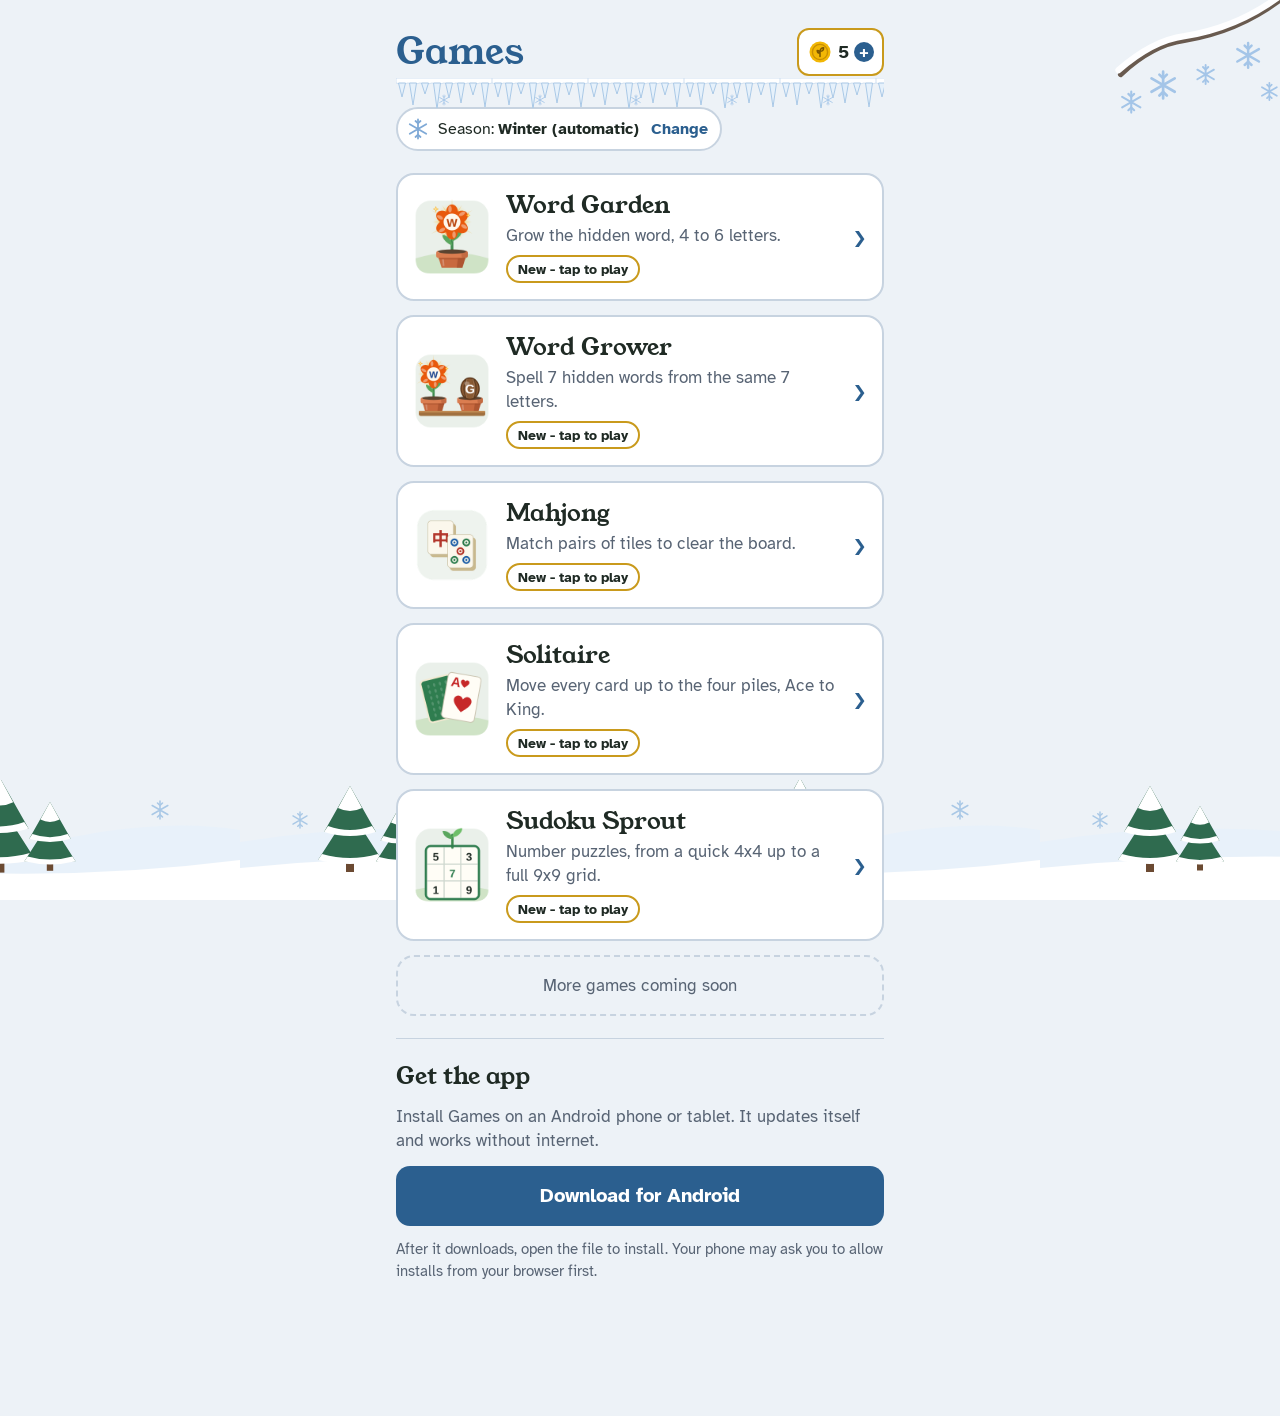
<file: web/index.html>
<!doctype html>
<html lang="en">
<head>
  <meta charset="utf-8">
  <meta name="viewport" content="width=device-width, initial-scale=1, maximum-scale=1, user-scalable=no, viewport-fit=cover">
  <!-- Lets iPhones (and Android browsers) add Games to the home screen as an app -->
  <link rel="manifest" href="manifest.webmanifest">
  <link rel="apple-touch-icon" href="shared/icons/apple-touch-icon.png">
  <meta name="apple-mobile-web-app-capable" content="yes">
  <meta name="mobile-web-app-capable" content="yes">
  <meta name="apple-mobile-web-app-title" content="Games">
  <meta name="apple-mobile-web-app-status-bar-style" content="default">
  <meta name="theme-color" content="#eef3ee" media="(prefers-color-scheme: light)">
  <meta name="theme-color" content="#141a16" media="(prefers-color-scheme: dark)">
  <title>Games</title>
  <!-- Shared fonts and colors first, then the home screen's own styles -->
  <link rel="stylesheet" href="shared/theme.css">
  <link rel="stylesheet" href="home.css">
  <link rel="stylesheet" href="shared/coins.css">
  <!-- Seasonal look (spring, summer, fall, winter) - picked on the home screen -->
  <link rel="stylesheet" href="shared/seasons.css">
  <script src="shared/season.js"></script>
</head>
<body>

  <!-- Home screen: the title and one big card per game -->
  <main class="home">
    <header class="home-header">
      <h1 id="collectionTitle">Games</h1>
    </header>

    <!-- The game cards are built by home.js from the list in games.js -->
    <div class="game-list" id="gameList"></div>

    <!-- "Get the app" box for Android phones and computers.
         Hidden inside the app itself, and on iPhones (the app file is Android-only). -->
    <section class="get-app" id="getApp" hidden>
      <h2>Get the app</h2>
      <p>Install Games on an Android phone or tablet. It updates itself and works without internet.</p>
      <a class="download-btn" id="downloadBtn" href="download/Games.apk" download>Download for Android</a>
      <!-- Shown after the button is tapped, since phones often download quietly -->
      <p class="download-status" id="downloadStatus" role="status" hidden>
        <b>Downloading…</b> When it's done, open <b>Files → Downloads</b> and tap <b>Games.apk</b> to install.
      </p>
      <p class="get-app-note">After it downloads, open the file to install. Your phone may ask you to allow installs from your browser first.</p>
    </section>

    <!-- "Get the app" box for iPhones and iPads: they add the website to the home screen instead.
         Hidden once Games has been opened from the home screen. -->
    <section class="get-app" id="getAppIphone" hidden>
      <h2>Put Games on your iPhone</h2>
      <p>Add Games to your home screen. It opens like an app, updates itself and works without internet.</p>
      <ol class="steps">
        <li>Open this page in <b>Safari</b>, then tap the <b>Share</b> button
          <!-- the iPhone share icon: a square with an arrow pointing up -->
          <svg class="share-icon" viewBox="0 0 24 24" aria-label="Share button" fill="none" stroke="currentColor" stroke-width="2" stroke-linecap="round" stroke-linejoin="round"><path d="M12 3v12"/><path d="M8 7l4-4 4 4"/><path d="M6 11H5a1 1 0 0 0-1 1v8a1 1 0 0 0 1 1h14a1 1 0 0 0 1-1v-8a1 1 0 0 0-1-1h-1"/></svg>.
          If you don't see it, tap the <b>•••</b> button first.</li>
        <li>Scroll down and tap <b>Add to Home Screen</b>.</li>
        <li>Tap <b>Add</b>. Games is now on your home screen.</li>
      </ol>
    </section>
  </main>

  <!-- The coin wallet shared by all games -->
  <script src="shared/coins.js"></script>
  <!-- Guest account + play time (sent to Supabase) -->
  <script src="shared/account.js"></script>
  <!-- games.js must load before home.js -->
  <script src="games.js"></script>
  <script src="home.js"></script>
  <!-- Keeps a copy on the phone for offline play and picks up updates -->
  <script src="shared/offline.js"></script>
</body>
</html>
</file>
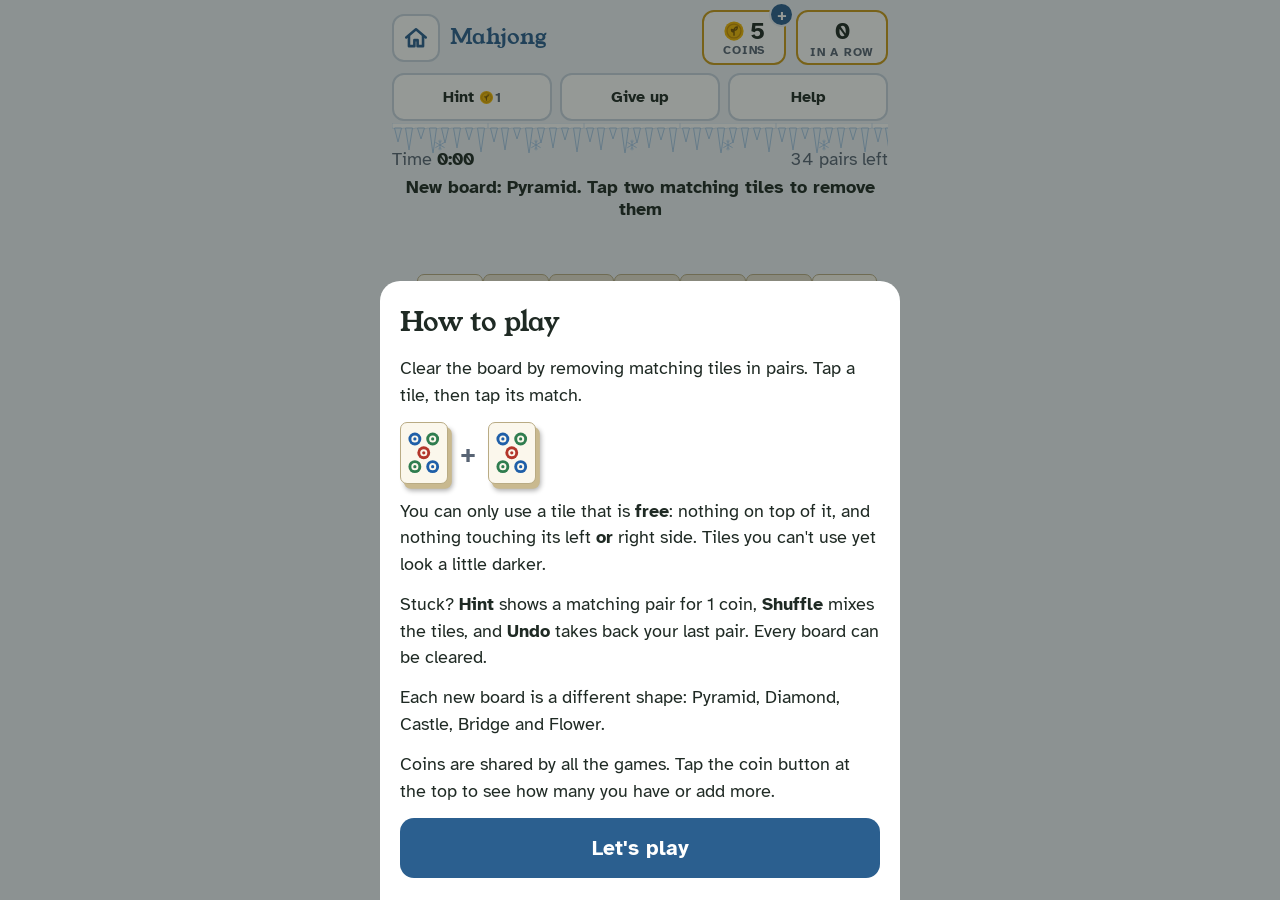
<file: web/games/mahjong/index.html>
<!doctype html>
<html lang="en">
<head>
  <meta charset="utf-8">
  <meta name="viewport" content="width=device-width, initial-scale=1, maximum-scale=1, user-scalable=no, viewport-fit=cover">
  <!-- Lets iPhones (and Android browsers) add Games to the home screen as an app -->
  <link rel="manifest" href="../../manifest.webmanifest">
  <link rel="apple-touch-icon" href="../../shared/icons/apple-touch-icon.png">
  <meta name="apple-mobile-web-app-capable" content="yes">
  <meta name="mobile-web-app-capable" content="yes">
  <meta name="apple-mobile-web-app-title" content="Games">
  <meta name="apple-mobile-web-app-status-bar-style" content="default">
  <meta name="theme-color" content="#eef3ee" media="(prefers-color-scheme: light)">
  <meta name="theme-color" content="#141a16" media="(prefers-color-scheme: dark)">
  <title>Mahjong</title>
  <!-- Shared fonts and colors, then shared screen parts, then this game's own styles -->
  <link rel="stylesheet" href="../../shared/theme.css">
  <link rel="stylesheet" href="../../shared/ui.css">
  <link rel="stylesheet" href="../../shared/coins.css">
  <!-- Seasonal look (spring, summer, fall, winter) - picked on the home screen -->
  <link rel="stylesheet" href="../../shared/seasons.css">
  <script src="../../shared/season.js"></script>
  <link rel="stylesheet" href="style.css">
</head>
<body>

  <!-- Main game screen -->
  <div class="app">
    <header>
      <!-- Top line: home button and game name on the left, win streak on the right -->
      <div class="title-row">
        <div class="title-left">
          <button class="home-btn" id="homeBtn" type="button" aria-label="All games">
            <!-- little house drawing -->
            <svg viewBox="0 0 24 24" width="26" height="26" aria-hidden="true">
              <path d="M3 11.5 12 4l9 7.5" fill="none" stroke="currentColor" stroke-width="2.4" stroke-linecap="round" stroke-linejoin="round"/>
              <path d="M5.5 10v9.5h5v-5.5h3v5.5h5V10" fill="none" stroke="currentColor" stroke-width="2.4" stroke-linejoin="round"/>
            </svg>
          </button>
          <h1>Mahjong</h1>
        </div>
        <div class="streak" aria-live="polite">
          <span class="streak-num" id="streakNum">0</span>
          <span class="streak-label">in a row</span>
        </div>
      </div>

      <!-- Second line: the three buttons -->
      <div class="header-buttons">
        <button class="hbtn" id="hintBtn" type="button" data-cost="hint">Hint</button>
        <button class="hbtn" id="giveUpBtn" type="button">Give up</button>
        <button class="hbtn" id="helpBtn" type="button" aria-label="How to play">Help</button>
      </div>
    </header>

    <!-- Timer and pairs left -->
    <div class="status-row">
      <span class="timer" id="timer" aria-label="Time">0:00</span>
      <span class="pairs-left" id="pairsLeft">34 pairs left</span>
    </div>

    <!-- Message line -->
    <div class="msg" id="msg" role="status" aria-live="polite"></div>

    <!-- The tiles are placed here by game.js -->
    <div class="board-wrap" id="boardWrap">
      <div class="board" id="board" aria-label="Mahjong tiles"></div>
    </div>

    <!-- Undo / Shuffle -->
    <div class="controls">
      <button class="ctrl" id="undoBtn" type="button">Undo</button>
      <button class="ctrl" id="shuffleBtn" type="button">Shuffle</button>
    </div>
  </div>

  <!-- "How to play" panel -->
  <div class="sheet" id="helpSheet" hidden>
    <div class="panel" role="dialog" aria-labelledby="helpTitle">
      <h2 id="helpTitle">How to play</h2>
      <p>Clear the board by removing matching tiles in pairs. Tap a tile, then tap its match.</p>
      <div class="help-example" aria-hidden="true">
        <div class="tile demo" data-demo="dots-5"></div>
        <span class="help-plus">+</span>
        <div class="tile demo" data-demo="dots-5"></div>
      </div>
      <p>You can only use a tile that is <b>free</b>: nothing on top of it, and nothing touching its left <b>or</b> right side. Tiles you can't use yet look a little darker.</p>
      <p>Stuck? <b>Hint</b> shows a matching pair for 1 coin, <b>Shuffle</b> mixes the tiles, and <b>Undo</b> takes back your last pair. Every board can be cleared.</p>
      <p>Each new board is a different shape: Pyramid, Diamond, Castle, Bridge and Flower.</p>
      <p>Coins are shared by all the games. Tap the coin button at the top to see how many you have or add more.</p>
      <button class="big" id="helpClose" type="button">Let's play</button>
    </div>
  </div>

  <!-- "Give up?" panel - asks first, so a stray tap doesn't end the game -->
  <div class="sheet" id="giveUpSheet" hidden>
    <div class="panel" role="dialog" aria-labelledby="giveUpTitle">
      <h2 id="giveUpTitle">Give up on this board?</h2>
      <p id="giveUpText"></p>
      <button class="big" id="giveUpYes" type="button">Start a new board</button>
      <button class="big alt" id="giveUpNo" type="button">Keep playing</button>
    </div>
  </div>

  <!-- "Game over" panel -->
  <div class="sheet" id="endSheet" hidden>
    <div class="panel" role="dialog" aria-labelledby="endTitle">
      <h2 id="endTitle">Board cleared!</h2>
      <p id="endText"></p>
      <p class="new-best" id="newBest" hidden>New best time!</p>
      <div class="stats">
        <div><b id="sPlayed">0</b><span>Played</span></div>
        <div><b id="sWon">0</b><span>Cleared</span></div>
        <div><b id="sBest">-</b><span>Best time</span></div>
      </div>
      <button class="big" id="againBtn" type="button">New board</button>
    </div>
  </div>

  <!-- The coin wallet shared by all games (coin button at the top, Add coins panel) -->
  <script src="../../shared/coins.js"></script>
  <!-- Guest account + play time (sent to Supabase) -->
  <script src="../../shared/account.js"></script>

  <!-- layouts.js must load before game.js -->
  <script src="layouts.js"></script>
  <script src="game.js"></script>
  <!-- Keeps a copy on the phone for offline play and picks up updates -->
  <script src="../../shared/offline.js"></script>
</body>
</html>
</file>
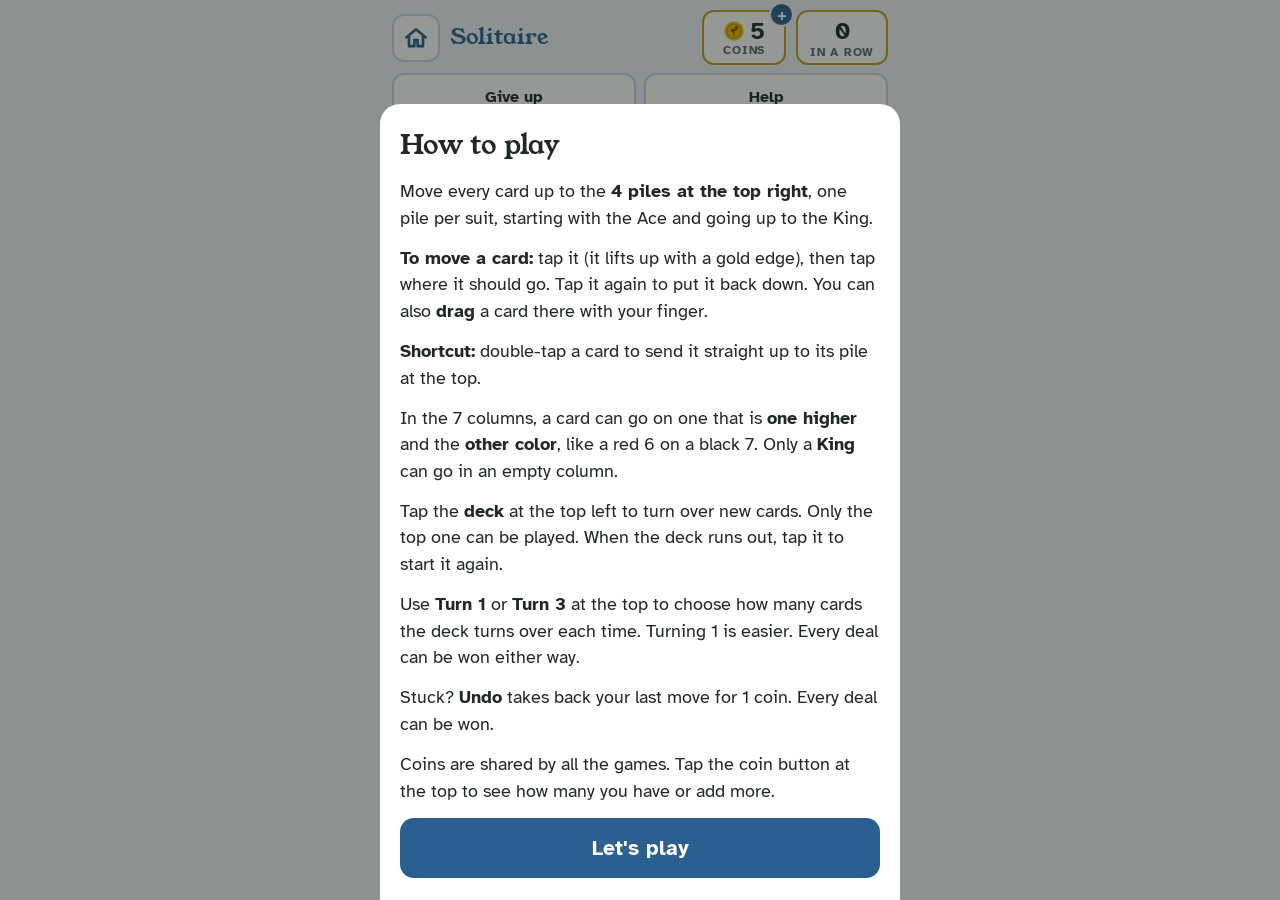
<file: web/games/solitaire/index.html>
<!doctype html>
<html lang="en">
<head>
  <meta charset="utf-8">
  <meta name="viewport" content="width=device-width, initial-scale=1, maximum-scale=1, user-scalable=no, viewport-fit=cover">
  <!-- Lets iPhones (and Android browsers) add Games to the home screen as an app -->
  <link rel="manifest" href="../../manifest.webmanifest">
  <link rel="apple-touch-icon" href="../../shared/icons/apple-touch-icon.png">
  <meta name="apple-mobile-web-app-capable" content="yes">
  <meta name="mobile-web-app-capable" content="yes">
  <meta name="apple-mobile-web-app-title" content="Games">
  <meta name="apple-mobile-web-app-status-bar-style" content="default">
  <meta name="theme-color" content="#eef3ee" media="(prefers-color-scheme: light)">
  <meta name="theme-color" content="#141a16" media="(prefers-color-scheme: dark)">
  <title>Solitaire</title>
  <!-- Shared fonts and colors, then shared screen parts, then this game's own styles -->
  <link rel="stylesheet" href="../../shared/theme.css">
  <link rel="stylesheet" href="../../shared/ui.css">
  <link rel="stylesheet" href="../../shared/coins.css">
  <!-- Seasonal look (spring, summer, fall, winter) - picked on the home screen -->
  <link rel="stylesheet" href="../../shared/seasons.css">
  <script src="../../shared/season.js"></script>
  <link rel="stylesheet" href="style.css">
</head>
<body>

  <!-- Main game screen -->
  <div class="app">
    <header>
      <!-- Top line: home button and game name on the left, win streak on the right -->
      <div class="title-row">
        <div class="title-left">
          <button class="home-btn" id="homeBtn" type="button" aria-label="All games">
            <!-- little house drawing -->
            <svg viewBox="0 0 24 24" width="26" height="26" aria-hidden="true">
              <path d="M3 11.5 12 4l9 7.5" fill="none" stroke="currentColor" stroke-width="2.4" stroke-linecap="round" stroke-linejoin="round"/>
              <path d="M5.5 10v9.5h5v-5.5h3v5.5h5V10" fill="none" stroke="currentColor" stroke-width="2.4" stroke-linejoin="round"/>
            </svg>
          </button>
          <h1>Solitaire</h1>
        </div>
        <div class="streak" aria-live="polite">
          <span class="streak-num" id="streakNum">0</span>
          <span class="streak-label">in a row</span>
        </div>
      </div>

      <!-- Second line: the two buttons -->
      <div class="header-buttons">
        <button class="hbtn" id="giveUpBtn" type="button">Give up</button>
        <button class="hbtn" id="helpBtn" type="button" aria-label="How to play">Help</button>
      </div>
    </header>

    <!-- Timer and moves -->
    <div class="status-row">
      <span class="timer" id="timer" aria-label="Time">0:00</span>
      <!-- How many cards the deck turns over each time: 1 (easier) or 3 -->
      <div class="turn-pick" id="turnPick" role="group" aria-label="Cards turned over each time">
        <span class="turn-label">Turn</span>
        <button type="button" data-n="1" aria-pressed="false" aria-label="Turn 1 card">1</button>
        <button type="button" data-n="3" aria-pressed="true" aria-label="Turn 3 cards">3</button>
      </div>
      <span class="moves" id="moves">0 moves</span>
    </div>

    <!-- Message line -->
    <div class="msg" id="msg" role="status" aria-live="polite"></div>

    <!-- The card table. game.js places every card here. -->
    <div class="table-wrap" id="tableWrap">
      <div class="table" id="table" aria-label="Card table"></div>
    </div>

    <!-- Undo / Finish -->
    <div class="controls">
      <button class="ctrl" id="undoBtn" type="button" data-cost="undo">Undo</button>
      <button class="ctrl" id="finishBtn" type="button" disabled>Finish</button>
    </div>
  </div>

  <!-- "How to play" panel -->
  <div class="sheet" id="helpSheet" hidden>
    <div class="panel" role="dialog" aria-labelledby="helpTitle">
      <h2 id="helpTitle">How to play</h2>
      <p>Move every card up to the <b>4 piles at the top right</b>, one pile per suit, starting with the Ace and going up to the King.</p>
      <p><b>To move a card:</b> tap it (it lifts up with a gold edge), then tap where it should go. Tap it again to put it back down. You can also <b>drag</b> a card there with your finger.</p>
      <p><b>Shortcut:</b> double-tap a card to send it straight up to its pile at the top.</p>
      <p>In the 7 columns, a card can go on one that is <b>one higher</b> and the <b>other color</b>, like a red 6 on a black 7. Only a <b>King</b> can go in an empty column.</p>
      <p>Tap the <b>deck</b> at the top left to turn over new cards. Only the top one can be played. When the deck runs out, tap it to start it again.</p>
      <p>Use <b>Turn 1</b> or <b>Turn 3</b> at the top to choose how many cards the deck turns over each time. Turning 1 is easier. Every deal can be won either way.</p>
      <p>Stuck? <b>Undo</b> takes back your last move for 1 coin. Every deal can be won.</p>
      <p>Coins are shared by all the games. Tap the coin button at the top to see how many you have or add more.</p>
      <button class="big" id="helpClose" type="button">Let's play</button>
    </div>
  </div>

  <!-- "Give up?" panel - asks first, so a stray tap doesn't end the game -->
  <div class="sheet" id="giveUpSheet" hidden>
    <div class="panel" role="dialog" aria-labelledby="giveUpTitle">
      <h2 id="giveUpTitle">Give up on this deal?</h2>
      <p id="giveUpText"></p>
      <button class="big" id="giveUpYes" type="button">Deal new cards</button>
      <button class="big alt" id="giveUpNo" type="button">Keep playing</button>
    </div>
  </div>

  <!-- "Game over" panel -->
  <div class="sheet" id="endSheet" hidden>
    <div class="panel" role="dialog" aria-labelledby="endTitle">
      <h2 id="endTitle">You won!</h2>
      <p id="endText"></p>
      <p class="new-best" id="newBest" hidden>New best time!</p>
      <div class="stats">
        <div><b id="sPlayed">0</b><span>Played</span></div>
        <div><b id="sWon">0</b><span>Won</span></div>
        <div><b id="sBest">-</b><span id="sBestLabel">Best time</span></div>
      </div>
      <button class="big" id="againBtn" type="button">Deal new cards</button>
    </div>
  </div>

  <!-- The coin wallet shared by all games (coin button at the top, Add coins panel) -->
  <script src="../../shared/coins.js"></script>
  <!-- Guest account + play time (sent to Supabase) -->
  <script src="../../shared/account.js"></script>

  <!-- rules.js and deals.js must load before game.js -->
  <script src="rules.js"></script>
  <script src="deals.js"></script>
  <script src="game.js"></script>
  <!-- Keeps a copy on the phone for offline play and picks up updates -->
  <script src="../../shared/offline.js"></script>
</body>
</html>
</file>
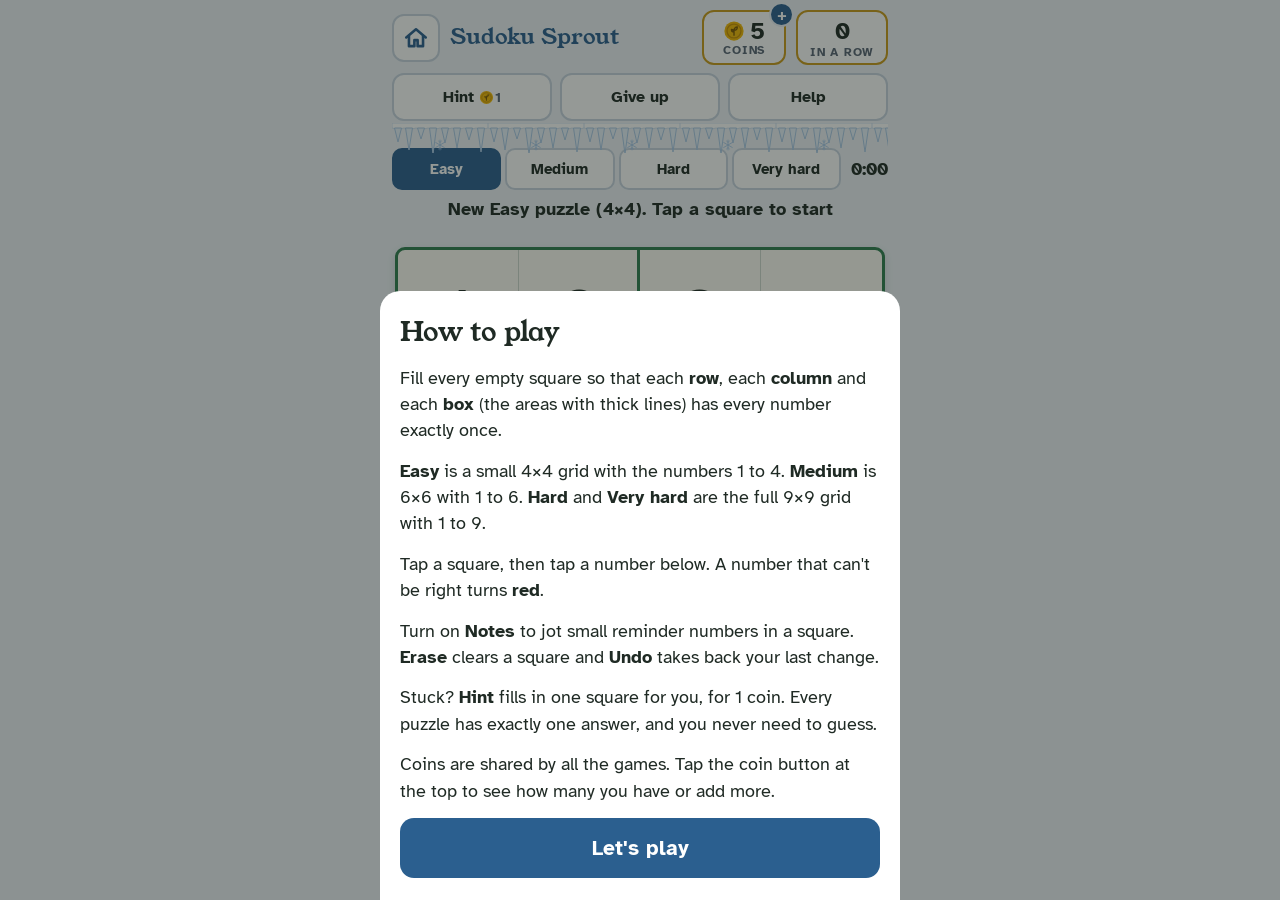
<file: web/games/sudoku-sprout/index.html>
<!doctype html>
<html lang="en">
<head>
  <meta charset="utf-8">
  <meta name="viewport" content="width=device-width, initial-scale=1, maximum-scale=1, user-scalable=no, viewport-fit=cover">
  <!-- Lets iPhones (and Android browsers) add Games to the home screen as an app -->
  <link rel="manifest" href="../../manifest.webmanifest">
  <link rel="apple-touch-icon" href="../../shared/icons/apple-touch-icon.png">
  <meta name="apple-mobile-web-app-capable" content="yes">
  <meta name="mobile-web-app-capable" content="yes">
  <meta name="apple-mobile-web-app-title" content="Games">
  <meta name="apple-mobile-web-app-status-bar-style" content="default">
  <meta name="theme-color" content="#eef3ee" media="(prefers-color-scheme: light)">
  <meta name="theme-color" content="#141a16" media="(prefers-color-scheme: dark)">
  <title>Sudoku Sprout</title>
  <!-- Shared fonts and colors, then shared screen parts, then this game's own styles -->
  <link rel="stylesheet" href="../../shared/theme.css">
  <link rel="stylesheet" href="../../shared/ui.css">
  <link rel="stylesheet" href="../../shared/coins.css">
  <!-- Seasonal look (spring, summer, fall, winter) - picked on the home screen -->
  <link rel="stylesheet" href="../../shared/seasons.css">
  <script src="../../shared/season.js"></script>
  <link rel="stylesheet" href="style.css">
</head>
<body>

  <!-- Main game screen -->
  <div class="app">
    <header>
      <!-- Top line: home button and game name on the left, win streak on the right -->
      <div class="title-row">
        <div class="title-left">
          <button class="home-btn" id="homeBtn" type="button" aria-label="All games">
            <!-- little house drawing -->
            <svg viewBox="0 0 24 24" width="26" height="26" aria-hidden="true">
              <path d="M3 11.5 12 4l9 7.5" fill="none" stroke="currentColor" stroke-width="2.4" stroke-linecap="round" stroke-linejoin="round"/>
              <path d="M5.5 10v9.5h5v-5.5h3v5.5h5V10" fill="none" stroke="currentColor" stroke-width="2.4" stroke-linejoin="round"/>
            </svg>
          </button>
          <h1>Sudoku Sprout</h1>
        </div>
        <div class="streak" aria-live="polite">
          <span class="streak-num" id="streakNum">0</span>
          <span class="streak-label">in a row</span>
        </div>
      </div>

      <!-- Second line: the three buttons -->
      <div class="header-buttons">
        <button class="hbtn" id="hintBtn" type="button" data-cost="hint">Hint</button>
        <button class="hbtn" id="giveUpBtn" type="button">Give up</button>
        <button class="hbtn" id="helpBtn" type="button" aria-label="How to play">Help</button>
      </div>
    </header>

    <!-- Level and timer -->
    <div class="level-row">
      <div class="seg" id="levelPick" role="group" aria-label="Level">
        <button type="button" data-v="easy" aria-pressed="true">Easy</button>
        <button type="button" data-v="medium" aria-pressed="false">Medium</button>
        <button type="button" data-v="hard" aria-pressed="false">Hard</button>
        <button type="button" data-v="veryhard" aria-pressed="false">Very hard</button>
      </div>
      <span class="timer" id="timer" role="timer" aria-label="Time">0:00</span>
    </div>

    <!-- Message line -->
    <div class="msg" id="msg" role="status" aria-live="polite"></div>

    <!-- The grid: 4 x 4, 6 x 6 or 9 x 9 depending on the level (built by game.js) -->
    <div class="board-wrap" id="boardWrap">
      <div class="board" id="board" role="group" aria-label="Sudoku grid"></div>
    </div>

    <!-- The number buttons (built by game.js) -->
    <div class="pad" id="pad" aria-label="Numbers"></div>

    <!-- Undo / Erase / Notes -->
    <div class="controls">
      <button class="ctrl" id="undoBtn" type="button">Undo</button>
      <button class="ctrl" id="eraseBtn" type="button">Erase</button>
      <button class="ctrl" id="notesBtn" type="button" aria-pressed="false">Notes <span class="onoff" id="notesState">Off</span></button>
    </div>
  </div>

  <!-- "How to play" panel -->
  <div class="sheet" id="helpSheet" hidden>
    <div class="panel" role="dialog" aria-labelledby="helpTitle">
      <h2 id="helpTitle">How to play</h2>
      <p>Fill every empty square so that each <b>row</b>, each <b>column</b> and each <b>box</b> (the areas with thick lines) has every number exactly once.</p>
      <p><b>Easy</b> is a small 4×4 grid with the numbers 1 to 4. <b>Medium</b> is 6×6 with 1 to 6. <b>Hard</b> and <b>Very hard</b> are the full 9×9 grid with 1 to 9.</p>
      <p>Tap a square, then tap a number below. A number that can't be right turns <b>red</b>.</p>
      <p>Turn on <b>Notes</b> to jot small reminder numbers in a square. <b>Erase</b> clears a square and <b>Undo</b> takes back your last change.</p>
      <p>Stuck? <b>Hint</b> fills in one square for you, for 1 coin. Every puzzle has exactly one answer, and you never need to guess.</p>
      <p>Coins are shared by all the games. Tap the coin button at the top to see how many you have or add more.</p>
      <button class="big" id="helpClose" type="button">Let's play</button>
    </div>
  </div>

  <!-- "Give up?" panel - asks first, so a stray tap doesn't end the puzzle -->
  <div class="sheet" id="giveUpSheet" hidden>
    <div class="panel" role="dialog" aria-labelledby="giveUpTitle">
      <h2 id="giveUpTitle">Give up on this puzzle?</h2>
      <p id="giveUpText"></p>
      <button class="big" id="giveUpYes" type="button">Show the answer</button>
      <button class="big alt" id="giveUpNo" type="button">Keep playing</button>
    </div>
  </div>

  <!-- "Puzzle over" panel -->
  <div class="sheet" id="endSheet" hidden>
    <div class="panel" role="dialog" aria-labelledby="endTitle">
      <h2 id="endTitle">Puzzle solved!</h2>
      <p id="endText"></p>
      <p class="new-best" id="newBest" hidden>New best time!</p>
      <div class="stats">
        <div><b id="sPlayed">0</b><span>Played</span></div>
        <div><b id="sWon">0</b><span>Solved</span></div>
        <div><b id="sBest">-</b><span id="sBestLabel">Best time</span></div>
      </div>
      <button class="big" id="againBtn" type="button">New puzzle</button>
      <button class="big alt" id="viewBtn" type="button">Look at the grid</button>
    </div>
  </div>

  <!-- The coin wallet shared by all games (coin button at the top, Add coins panel) -->
  <script src="../../shared/coins.js"></script>
  <!-- Guest account + play time (sent to Supabase) -->
  <script src="../../shared/account.js"></script>

  <!-- puzzles.js must load before game.js -->
  <script src="puzzles.js"></script>
  <script src="game.js"></script>
  <!-- Keeps a copy on the phone for offline play and picks up updates -->
  <script src="../../shared/offline.js"></script>
</body>
</html>
</file>
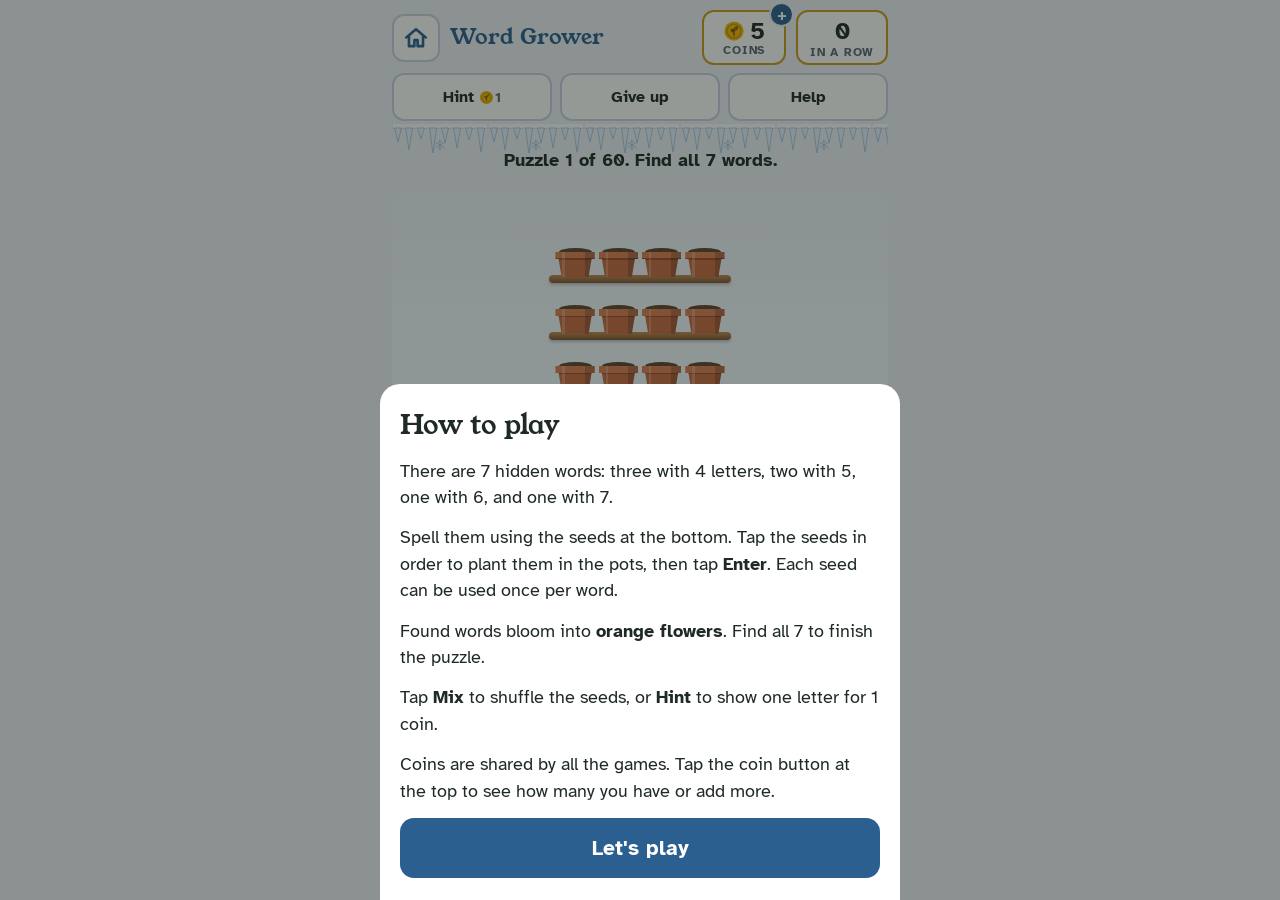
<file: web/games/word-builder/index.html>
<!doctype html>
<html lang="en">
<head>
  <meta charset="utf-8">
  <meta name="viewport" content="width=device-width, initial-scale=1, maximum-scale=1, user-scalable=no, viewport-fit=cover">
  <!-- Lets iPhones (and Android browsers) add Games to the home screen as an app -->
  <link rel="manifest" href="../../manifest.webmanifest">
  <link rel="apple-touch-icon" href="../../shared/icons/apple-touch-icon.png">
  <meta name="apple-mobile-web-app-capable" content="yes">
  <meta name="mobile-web-app-capable" content="yes">
  <meta name="apple-mobile-web-app-title" content="Games">
  <meta name="apple-mobile-web-app-status-bar-style" content="default">
  <meta name="theme-color" content="#eef3ee" media="(prefers-color-scheme: light)">
  <meta name="theme-color" content="#141a16" media="(prefers-color-scheme: dark)">
  <title>Word Grower</title>
  <!-- Shared fonts and colors, then shared screen parts, then this game's own styles -->
  <link rel="stylesheet" href="../../shared/theme.css">
  <link rel="stylesheet" href="../../shared/ui.css">
  <link rel="stylesheet" href="../../shared/coins.css">
  <!-- Seasonal look (spring, summer, fall, winter) - picked on the home screen -->
  <link rel="stylesheet" href="../../shared/seasons.css">
  <script src="../../shared/season.js"></script>
  <link rel="stylesheet" href="style.css">
</head>
<body>

  <!-- Main game screen -->
  <div class="app">
    <header>
      <!-- Top line: home button and game name on the left, win streak on the right -->
      <div class="title-row">
        <div class="title-left">
          <button class="home-btn" id="homeBtn" type="button" aria-label="All games">
            <!-- little house drawing -->
            <svg viewBox="0 0 24 24" width="26" height="26" aria-hidden="true">
              <path d="M3 11.5 12 4l9 7.5" fill="none" stroke="currentColor" stroke-width="2.4" stroke-linecap="round" stroke-linejoin="round"/>
              <path d="M5.5 10v9.5h5v-5.5h3v5.5h5V10" fill="none" stroke="currentColor" stroke-width="2.4" stroke-linejoin="round"/>
            </svg>
          </button>
          <h1>Word Grower</h1>
        </div>
        <div class="streak" aria-live="polite">
          <span class="streak-num" id="streakNum">0</span>
          <span class="streak-label">in a row</span>
        </div>
      </div>

      <!-- Second line: the three buttons -->
      <div class="header-buttons">
        <button class="hbtn" id="hintBtn" type="button" data-cost="hint">Hint</button>
        <button class="hbtn" id="giveUpBtn" type="button">Give up</button>
        <button class="hbtn" id="helpBtn" type="button" aria-label="How to play">Help</button>
      </div>
    </header>

    <!-- Message line under the title -->
    <div class="msg" id="msg" role="status" aria-live="polite"></div>

    <!-- The rows of boxes for the hidden words are built by game.js -->
    <div class="board-wrap">
      <div class="board" id="board" aria-label="Hidden words"></div>
    </div>

    <!-- The word she is spelling right now -->
    <div class="entry" id="entry" aria-live="polite"></div>

    <!-- The 7 letters to choose from (built by game.js) -->
    <div class="letters" id="letters"></div>

    <!-- Mix / Delete / Enter -->
    <div class="controls">
      <button class="ctrl" id="mixBtn" type="button">Mix</button>
      <button class="ctrl" id="deleteBtn" type="button" aria-label="Delete letter">⌫</button>
      <button class="ctrl enter" id="enterBtn" type="button">Enter</button>
    </div>
  </div>

  <!-- "How to play" panel -->
  <div class="sheet" id="helpSheet" hidden>
    <div class="panel" role="dialog" aria-labelledby="helpTitle">
      <h2 id="helpTitle">How to play</h2>
      <p>There are 7 hidden words: three with 4 letters, two with 5, one with 6, and one with 7.</p>
      <p>Spell them using the seeds at the bottom. Tap the seeds in order to plant them in the pots, then tap <b>Enter</b>. Each seed can be used once per word.</p>
      <p>Found words bloom into <b>orange flowers</b>. Find all 7 to finish the puzzle.</p>
      <p>Tap <b>Mix</b> to shuffle the seeds, or <b>Hint</b> to show one letter for 1 coin.</p>
      <p>Coins are shared by all the games. Tap the coin button at the top to see how many you have or add more.</p>
      <button class="big" id="helpClose" type="button">Let's play</button>
    </div>
  </div>

  <!-- "Give up?" panel - asks first, so a stray tap doesn't end the puzzle -->
  <div class="sheet" id="giveUpSheet" hidden>
    <div class="panel" role="dialog" aria-labelledby="giveUpTitle">
      <h2 id="giveUpTitle">Give up on this puzzle?</h2>
      <p id="giveUpText"></p>
      <button class="big" id="giveUpYes" type="button">Show me the words</button>
      <button class="big alt" id="giveUpNo" type="button">Keep playing</button>
    </div>
  </div>

  <!-- "Puzzle over" panel -->
  <div class="sheet" id="endSheet" hidden>
    <div class="panel" role="dialog" aria-labelledby="endTitle">
      <h2 id="endTitle">Puzzle solved!</h2>
      <p id="endText"></p>
      <p class="missed-words" id="endWords"></p>
      <div class="stats">
        <div><b id="sPlayed">0</b><span>Played</span></div>
        <div><b id="sWon">0</b><span>Solved</span></div>
        <div><b id="sStreak">0</b><span>Streak</span></div>
      </div>
      <button class="big" id="nextBtn" type="button">Next puzzle</button>
    </div>
  </div>

  <!-- The coin wallet shared by all games (coin button at the top, Add coins panel) -->
  <script src="../../shared/coins.js"></script>
  <!-- Guest account + play time (sent to Supabase) -->
  <script src="../../shared/account.js"></script>

  <!-- puzzles.js must load before game.js -->
  <script src="puzzles.js"></script>
  <script src="game.js"></script>
  <!-- Keeps a copy on the phone for offline play and picks up updates -->
  <script src="../../shared/offline.js"></script>
</body>
</html>
</file>
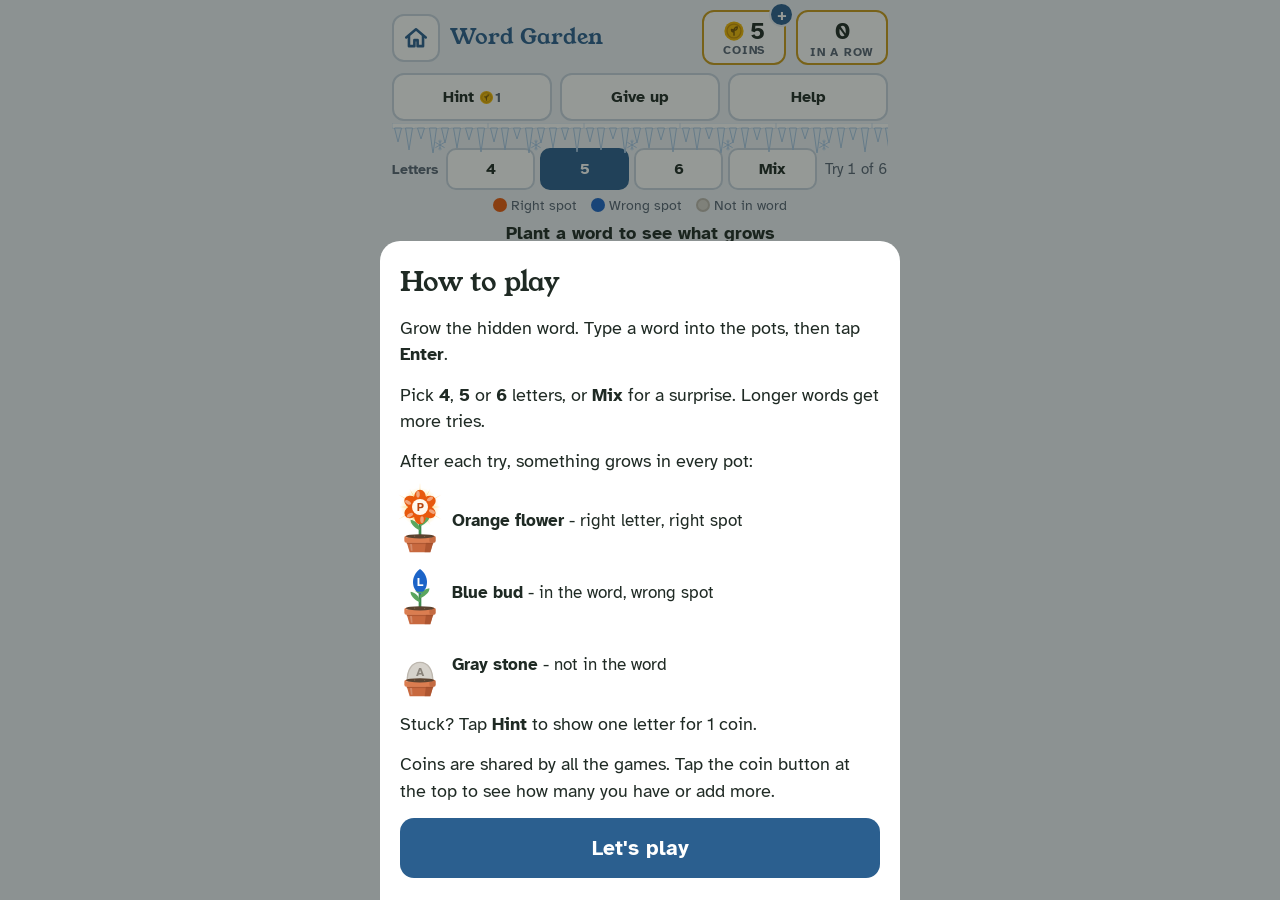
<file: web/games/word-garden/index.html>
<!doctype html>
<html lang="en">
<head>
  <meta charset="utf-8">
  <meta name="viewport" content="width=device-width, initial-scale=1, maximum-scale=1, user-scalable=no, viewport-fit=cover">
  <!-- Lets iPhones (and Android browsers) add Games to the home screen as an app -->
  <link rel="manifest" href="../../manifest.webmanifest">
  <link rel="apple-touch-icon" href="../../shared/icons/apple-touch-icon.png">
  <meta name="apple-mobile-web-app-capable" content="yes">
  <meta name="mobile-web-app-capable" content="yes">
  <meta name="apple-mobile-web-app-title" content="Games">
  <meta name="apple-mobile-web-app-status-bar-style" content="default">
  <meta name="theme-color" content="#eef3ee" media="(prefers-color-scheme: light)">
  <meta name="theme-color" content="#141a16" media="(prefers-color-scheme: dark)">
  <title>Word Garden</title>
  <!-- Shared fonts and colors, then shared screen parts, then this game's own styles -->
  <link rel="stylesheet" href="../../shared/theme.css">
  <link rel="stylesheet" href="../../shared/ui.css">
  <link rel="stylesheet" href="../../shared/coins.css">
  <!-- Seasonal look (spring, summer, fall, winter) - picked on the home screen -->
  <link rel="stylesheet" href="../../shared/seasons.css">
  <script src="../../shared/season.js"></script>
  <link rel="stylesheet" href="style.css">
</head>
<body>

  <!-- Drawing pieces shared by every flower (the soft glow behind it) -->
  <svg width="0" height="0" style="position:absolute" aria-hidden="true">
    <defs>
      <radialGradient id="bloomGlow">
        <stop offset="0" stop-color="var(--glow)" stop-opacity="0.95"/>
        <stop offset="0.55" stop-color="var(--glow)" stop-opacity="0.45"/>
        <stop offset="1" stop-color="var(--glow)" stop-opacity="0"/>
      </radialGradient>
    </defs>
  </svg>

  <!-- Main game screen -->
  <div class="app">
    <header>
      <!-- Top line: home button and game name on the left, win streak on the right -->
      <div class="title-row">
        <div class="title-left">
          <button class="home-btn" id="homeBtn" type="button" aria-label="All games">
            <!-- little house drawing -->
            <svg viewBox="0 0 24 24" width="26" height="26" aria-hidden="true">
              <path d="M3 11.5 12 4l9 7.5" fill="none" stroke="currentColor" stroke-width="2.4" stroke-linecap="round" stroke-linejoin="round"/>
              <path d="M5.5 10v9.5h5v-5.5h3v5.5h5V10" fill="none" stroke="currentColor" stroke-width="2.4" stroke-linejoin="round"/>
            </svg>
          </button>
          <h1>Word Garden</h1>
        </div>
        <div class="streak" aria-live="polite">
          <span class="streak-num" id="streakNum">0</span>
          <span class="streak-label">in a row</span>
        </div>
      </div>

      <!-- Second line: the three buttons -->
      <div class="header-buttons">
        <button class="hbtn" id="hintBtn" type="button" data-cost="hint">Hint</button>
        <button class="hbtn" id="giveUpBtn" type="button">Give up</button>
        <button class="hbtn" id="helpBtn" type="button" aria-label="How to play">Help</button>
      </div>
    </header>

    <!-- How many letters, and which try she's on -->
    <div class="len-row">
      <span class="len-label" id="lenLabel">Letters</span>
      <div class="seg" id="lenPick" role="group" aria-labelledby="lenLabel">
        <button type="button" data-v="4" aria-pressed="false">4</button>
        <button type="button" data-v="5" aria-pressed="true">5</button>
        <button type="button" data-v="6" aria-pressed="false">6</button>
        <button type="button" data-v="mix" aria-pressed="false">Mix</button>
      </div>
      <span class="tries" id="tries">Try 1 of 6</span>
    </div>

    <!-- Little key explaining the three plants -->
    <div class="legend" aria-label="What the plants mean">
      <span><i class="l-bloom"></i>Right spot</span>
      <span><i class="l-part"></i>Wrong spot</span>
      <span><i class="l-out"></i>Not in word</span>
    </div>

    <!-- Message line -->
    <div class="msg" id="msg" role="status" aria-live="polite">Plant a word to see what grows</div>

    <!-- The pots for the word being typed (built by game.js) -->
    <div class="bed" id="bed" aria-label="Your guess"></div>

    <!-- Earlier guesses, newest at the top (built by game.js) -->
    <div class="history" id="history" aria-label="Earlier guesses"></div>

    <!-- The on-screen keyboard (built by game.js) -->
    <div class="kb" id="kb"></div>
  </div>

  <!-- "How to play" panel -->
  <div class="sheet" id="helpSheet" hidden>
    <div class="panel" role="dialog" aria-labelledby="helpTitle">
      <h2 id="helpTitle">How to play</h2>
      <p>Grow the hidden word. Type a word into the pots, then tap <b>Enter</b>.</p>
      <p>Pick <b>4</b>, <b>5</b> or <b>6</b> letters, or <b>Mix</b> for a surprise. Longer words get more tries.</p>
      <p>After each try, something grows in every pot:</p>
      <div class="help-plants">
        <div><span class="help-pic" id="helpBloom"></span><span><b>Orange flower</b> - right letter, right spot</span></div>
        <div><span class="help-pic" id="helpBud"></span><span><b>Blue bud</b> - in the word, wrong spot</span></div>
        <div><span class="help-pic" id="helpStone"></span><span><b>Gray stone</b> - not in the word</span></div>
      </div>
      <p>Stuck? Tap <b>Hint</b> to show one letter for 1 coin.</p>
      <p>Coins are shared by all the games. Tap the coin button at the top to see how many you have or add more.</p>
      <button class="big" id="helpClose" type="button">Let's play</button>
    </div>
  </div>

  <!-- "Give up?" panel - asks first, so a stray tap doesn't lose the word -->
  <div class="sheet" id="giveUpSheet" hidden>
    <div class="panel" role="dialog" aria-labelledby="giveUpTitle">
      <h2 id="giveUpTitle">Give up on this word?</h2>
      <p id="giveUpText"></p>
      <button class="big" id="giveUpYes" type="button">Show me the word</button>
      <button class="big alt" id="giveUpNo" type="button">Keep playing</button>
    </div>
  </div>

  <!-- "Game over" panel -->
  <div class="sheet" id="endSheet" hidden>
    <div class="panel" role="dialog" aria-labelledby="endTitle">
      <h2 id="endTitle">Your garden bloomed!</h2>
      <p id="endText"></p>
      <div class="answer" id="endWord"></div>
      <div class="stats">
        <div><b id="sPlayed">0</b><span>Played</span></div>
        <div><b id="sWon">0</b><span>Won</span></div>
        <div><b id="sStreak">0</b><span>Streak</span></div>
      </div>
      <button class="big" id="againBtn" type="button">Plant a new word</button>
    </div>
  </div>

  <!-- The coin wallet shared by all games (coin button at the top, Add coins panel) -->
  <script src="../../shared/coins.js"></script>
  <!-- Guest account + play time (sent to Supabase) -->
  <script src="../../shared/account.js"></script>

  <!-- words.js must load before game.js -->
  <script src="words.js"></script>
  <script src="game.js"></script>
  <!-- Keeps a copy on the phone for offline play and picks up updates -->
  <script src="../../shared/offline.js"></script>
</body>
</html>
</file>
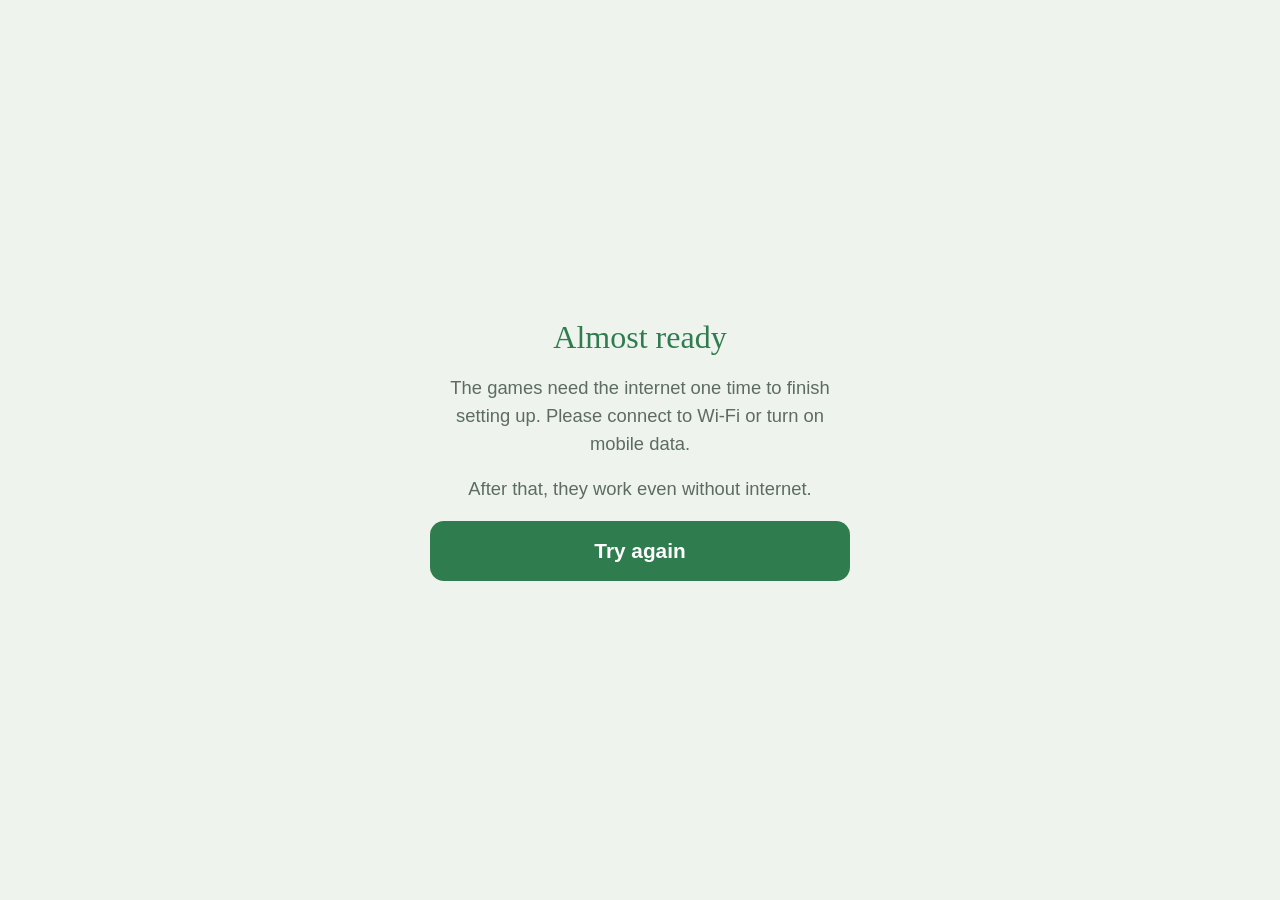
<file: android/app/src/main/assets/offline.html>
<!doctype html>
<html lang="en">
<head>
  <meta charset="utf-8">
  <meta name="viewport" content="width=device-width, initial-scale=1, maximum-scale=1, user-scalable=no">
  <title>Games</title>
  <!--
    Shown only if the app can't reach the games website AND hasn't saved
    a copy yet (normally just the very first time, with no internet).
    After one successful visit, the games work offline.
  -->
  <style>
    :root { --bg: #eef3ee; --fg: #1f2a24; --muted: #5d6b63; --accent: #2f7d4f; }
    @media (prefers-color-scheme: dark) {
      :root { --bg: #141a16; --fg: #eef3ee; --muted: #a3b1a8; --accent: #5cb882; }
    }
    html, body { height: 100%; }
    body {
      margin: 0;
      background: var(--bg);
      color: var(--fg);
      font: 18px/1.5 "Segoe UI", Roboto, Arial, sans-serif;
      display: flex;
      align-items: center;
      justify-content: center;
      padding-inline: 24px;
      text-align: center;
    }
    main { max-width: 420px; display: flex; flex-direction: column; gap: 18px; }
    h1 { margin: 0; font: 400 2rem Georgia, "Times New Roman", serif; color: var(--accent); }
    p { margin: 0; font-size: 1.15rem; color: var(--muted); }
    button {
      min-height: 60px;
      border: 0;
      border-radius: 14px;
      background: var(--accent);
      color: #fff;
      font: 700 1.3rem "Segoe UI", Roboto, Arial, sans-serif;
      cursor: pointer;
    }
  </style>
</head>
<body>
  <main>
    <h1>Almost ready</h1>
    <p>The games need the internet one time to finish setting up. Please connect to Wi-Fi or turn on mobile data.</p>
    <p>After that, they work even without internet.</p>
    <button id="retry" type="button">Try again</button>
  </main>
  <script>
    // The app passes the games address after "?retry=".
    var address = decodeURIComponent((location.search.split("retry=")[1] || ""));
    document.getElementById("retry").onclick = function () {
      if (address) location.replace(address);
    };
  </script>
</body>
</html>
</file>
<file: web/shared/theme.css>
/* =============================================================
   Shared look for every game: fonts, colors, and page basics.
   Each game's own style.css adds its specific layout on top.
   Change a color here and every game follows.
   ============================================================= */

/* ---------- Fonts (stored in the fonts folder, so it works offline) ---------- */
@font-face {
  font-family: "Atkinson Hyperlegible";
  font-weight: 400;
  src: url(fonts/ah-400.woff2) format("woff2");
}
@font-face {
  font-family: "Atkinson Hyperlegible";
  font-weight: 700;
  src: url(fonts/ah-700.woff2) format("woff2");
}
@font-face {
  font-family: "Young Serif";
  font-weight: 400;
  src: url(fonts/ys-400.woff2) format("woff2");
}

/* ---------- Colors and fonts ---------- */
:root {
  --bg: #eef3ee;        /* page background */
  --surface: #ffffff;   /* empty tiles, panels */
  --fg: #1f2a24;        /* main text */
  --muted: #5d6b63;     /* secondary text */
  --line: #c9d4cc;      /* borders */
  --key: #d9e2db;       /* keyboard keys */
  --key-fg: #1f2a24;
  --green: #2f7d4f;     /* right letter, right spot */
  --gold: #c99a1c;      /* right letter, wrong spot */
  --gray: #7b857f;      /* letter not in the word */
  --on-tile: #ffffff;   /* text on colored tiles */
  --accent: #2f7d4f;    /* title and main buttons */

  --display: "Young Serif", Georgia, "Times New Roman", serif;
  --body: "Atkinson Hyperlegible", "Segoe UI", Roboto, Arial, sans-serif;
}

/* Dark mode colors (used when the phone is set to dark mode) */
@media (prefers-color-scheme: dark) {
  :root {
    --bg: #141a16;
    --surface: #1e2621;
    --fg: #eef3ee;
    --muted: #a3b1a8;
    --line: #3a4740;
    --key: #36443c;
    --key-fg: #eef3ee;
    --green: #3d9a63;
    --gold: #d6a92a;
    --gray: #59625d;
    --accent: #5cb882;
    color-scheme: dark;
  }
}

/* ---------- Page ---------- */
* { box-sizing: border-box; }
[hidden] { display: none !important; }

html, body { height: 100%; }

/* Use the part of the screen that's actually visible (iPhone Safari's toolbars can cover 100%) */
@supports (height: 100dvh) {
  html, body { height: 100dvh; }
}

/* A quick double-tap never zooms the page */
html { touch-action: manipulation; }

body {
  margin: 0;
  /* Keep everything clear of the notch and the bar at the bottom of newer iPhones */
  padding: env(safe-area-inset-top) env(safe-area-inset-right) env(safe-area-inset-bottom) env(safe-area-inset-left);
  -webkit-touch-callout: none;   /* no pop-up menu when holding a finger on a card or tile */
  -webkit-user-select: none;     /* no text highlighting by accident */
  user-select: none;
  background: var(--bg);
  color: var(--fg);
  font-family: var(--body);
  font-size: 18px;
  -webkit-tap-highlight-color: transparent;
  overscroll-behavior: none;
}

button {
  -webkit-user-select: none;
  user-select: none;
}
</file>
<file: web/home.css>
/* =============================================================
   Home screen styles.
   Fonts and colors come from shared/theme.css.
   ============================================================= */

.home {
  min-height: 100%;
  max-width: 520px;
  margin: 0 auto;
  padding-inline: 16px;
  padding-block: 28px 24px;
  display: flex;
  flex-direction: column;
  gap: 22px;
}

/* ---------- Title ---------- */
.home-header {
  display: flex;
  flex-direction: column;
  padding-bottom: 16px;
  border-bottom: 1px solid var(--line);
}

.home-header h1 {
  margin: 0;
  font-family: var(--display);
  font-weight: 400;
  font-size: 2.3rem;
  line-height: 1.15;
  color: var(--accent);
  text-wrap: balance;
}

/* ---------- Game cards ---------- */
.game-list {
  display: flex;
  flex-direction: column;
  gap: 14px;
}

.game-card {
  display: flex;
  align-items: center;
  gap: 16px;
  padding: 16px;
  border: 2px solid var(--line);
  border-radius: 18px;
  background: var(--surface);
  color: var(--fg);
  text-decoration: none;
  -webkit-tap-highlight-color: transparent;
}

.game-card:active {
  transform: scale(0.98);
  border-color: var(--accent);
}

.game-card:focus-visible {
  outline: 3px solid var(--accent);
  outline-offset: 3px;
}

.game-icon {
  width: 76px;
  height: 76px;
  flex: none;
  border-radius: 16px;
}

.game-text {
  flex: 1;
  min-width: 0;
  display: flex;
  flex-direction: column;
  gap: 4px;
}

.game-name {
  font-family: var(--display);
  font-size: 1.5rem;
  line-height: 1.2;
  color: var(--fg);
}

.game-description {
  font-size: 1.05rem;
  line-height: 1.4;
  color: var(--muted);
}

.game-status {
  align-self: flex-start;
  margin-top: 4px;
  padding: 3px 10px;
  border: 2px solid var(--gold);
  border-radius: 999px;
  font-size: 0.9rem;
  font-weight: 700;
  color: var(--fg);
}

.game-arrow {
  flex: none;
  font-size: 2.4rem;
  line-height: 1;
  color: var(--accent);
}

/* Dashed box under the list */
.coming-soon {
  padding: 18px;
  border: 2px dashed var(--line);
  border-radius: 18px;
  text-align: center;
  font-size: 1.05rem;
  color: var(--muted);
}

/* ---------- "Get the app" box (website only) ---------- */
.get-app {
  padding-block: 20px 4px;
  border-top: 1px solid var(--line);
  display: flex;
  flex-direction: column;
  gap: 12px;
}

.get-app h2 {
  margin: 0;
  font-family: var(--display);
  font-weight: 400;
  font-size: 1.5rem;
  color: var(--fg);
}

.get-app p {
  margin: 0;
  font-size: 1.05rem;
  line-height: 1.45;
  color: var(--muted);
}

.download-btn {
  min-height: 60px;
  display: flex;
  align-items: center;
  justify-content: center;
  border-radius: 14px;
  background: var(--accent);
  color: var(--on-tile);
  font: 700 1.25rem var(--body);
  text-decoration: none;
}

.download-btn:focus-visible {
  outline: 3px solid var(--accent);
  outline-offset: 3px;
}

.get-app .get-app-note { font-size: 0.95rem; }

/* "Downloading..." message under the button */
.get-app .download-status {
  padding: 12px 14px;
  border: 2px solid var(--accent);
  border-radius: 12px;
  background: var(--surface);
  color: var(--fg);
}

/* iPhone steps: numbered list with the Share icon drawn inline */
.steps {
  margin: 0;
  padding-left: 1.4em;
  display: grid;
  gap: 8px;
  font-size: 1.05rem;
  line-height: 1.45;
  color: var(--fg);
}
.share-icon {
  width: 1.3em;
  height: 1.3em;
  vertical-align: -0.25em;
  color: #1a73e8;   /* the blue iPhone uses for its Share button */
}

@media (prefers-reduced-motion: reduce) {
  .game-card:active { transform: none; }
}
</file>
<file: web/shared/coins.css>
/* =============================================================
   Coins: the coin button at the top, the price on the Hint
   button, and the "Add coins" panel. Used by every game and the
   home screen (see coins.js). Colors come from theme.css.
   ============================================================= */

.coin-ico { width: 1.25em; height: 1.25em; flex: none; display: block; }

/* ---------- Coin button at the top ---------- */
.coin-chip {
  flex: none;
  min-height: 48px;
  padding: 6px 8px 6px 9px;
  display: inline-flex;
  align-items: center;
  gap: 5px;
  border: 2px solid var(--gold);
  border-radius: 12px;
  background: var(--surface);
  color: var(--fg);
  font: 700 1.1rem var(--body);
  font-variant-numeric: tabular-nums;
  cursor: pointer;
  touch-action: manipulation;
  -webkit-tap-highlight-color: transparent;
}
.coin-chip .coin-ico { width: 24px; height: 24px; }
.coin-chip .coin-num { min-width: 1ch; text-align: center; }
.coin-chip .coin-plus {
  width: 20px;
  height: 20px;
  display: grid;
  place-items: center;
  border-radius: 50%;
  background: var(--accent);
  color: var(--on-tile);
  font-size: 1rem;
  line-height: 1;
}
.coin-chip:active { transform: scale(0.96); }
.coin-chip:focus-visible { outline: 3px solid var(--accent); outline-offset: 2px; }
.coin-chip.bump { animation: coinBump 0.4s ease-out; }
@keyframes coinBump { 40% { transform: scale(1.12); } }

/* In a game: a coins box beside the "in a row" box, the same size and shape */
.title-boxes { flex: none; display: flex; gap: 10px; align-items: stretch; }
.title-row.has-coins { gap: 10px; }
.title-row.has-coins .title-left { gap: 10px; }
.title-row.has-coins .streak { min-width: 84px; padding: 4px 12px; }
.title-row.has-coins .streak-label,
.coin-box .coin-label {
  white-space: nowrap;
  font-size: 0.75rem;
  font-weight: 700;
  color: var(--muted);
  text-transform: uppercase;
  letter-spacing: 0.06em;
}
.coin-box {
  position: relative;
  min-width: 84px;
  min-height: 0;
  padding: 4px 12px;
  flex-direction: column;
  justify-content: center;
  gap: 0;
  line-height: 1.1;
}
.coin-box .coin-top { display: flex; align-items: center; gap: 4px; font-size: 1.5rem; }
.coin-box .coin-ico { width: 22px; height: 22px; }
.coin-box .coin-plus {               /* small green "+" on the corner */
  position: absolute;
  top: -8px;
  right: -8px;
  width: 21px;
  height: 21px;
  box-shadow: 0 0 0 2px var(--bg);
}
/* The game's name goes onto two lines when it needs to ("Sudoku / Sprout") */
.title-row.has-coins h1 {
  min-width: 0;
  font-size: 1.35rem;
  white-space: normal;
  line-height: 1.05;
}
/* Small phones: everything a touch smaller so it all fits */
@media (max-width: 370px) {
  .title-boxes, .title-row.has-coins, .title-row.has-coins .title-left { gap: 8px; }
  .coin-box, .title-row.has-coins .streak { min-width: 74px; padding-inline: 8px; }
  .coin-box .coin-top, .title-row.has-coins .streak-num { font-size: 1.35rem; }
  .coin-box .coin-ico { width: 20px; height: 20px; }
  .title-row.has-coins .streak-label, .coin-box .coin-label { font-size: 0.7rem; letter-spacing: 0.04em; }
  .title-row.has-coins h1 { font-size: 1.2rem; }
}
@media (max-width: 335px) {
  .coin-box, .title-row.has-coins .streak { min-width: 66px; padding-inline: 6px; }
  .title-row.has-coins h1 { font-size: 1.1rem; }
  .title-row.has-coins .home-btn { width: 44px; height: 44px; }
}

/* On the home screen: next to the title */
.home-header.has-coins { flex-direction: row; align-items: center; justify-content: space-between; gap: 12px; }

/* ---------- "1 coin" price on the Hint button ---------- */
.coin-cost {
  display: inline-flex;
  align-items: center;
  gap: 2px;
  margin-left: 5px;
  vertical-align: -3px;
  font-size: 0.85em;
  color: var(--muted);
}
.coin-cost .coin-ico { width: 1.1em; height: 1.1em; }

/* ---------- "Add coins" panel ---------- */
.coin-sheet {
  position: fixed;
  inset: 0;
  z-index: 20;   /* above every game's own panels */
  display: flex;
  align-items: flex-end;
  justify-content: center;
  background: rgba(20, 30, 24, 0.45);
}
.coin-sheet[hidden] { display: none; }

.coin-panel {
  width: 100%;
  max-width: 520px;
  max-height: 90%;
  overflow: auto;
  padding: 22px 20px calc(22px + env(safe-area-inset-bottom, 0px));
  border-radius: 20px 20px 0 0;
  background: var(--surface);
  color: var(--fg);
  display: flex;
  flex-direction: column;
  gap: 14px;
  font-family: var(--body);
}
.coin-panel h2 { margin: 0; font-family: var(--display); font-weight: 400; font-size: 1.7rem; }
.coin-panel p { margin: 0; font-size: 1.1rem; line-height: 1.5; }
.coin-why { font-weight: 700; color: var(--accent); }
.coin-balance { display: flex; align-items: center; gap: 8px; font-size: 1.3rem !important; }
.coin-balance .coin-ico { width: 30px; height: 30px; }
.coin-balance b { font-size: 1.6rem; font-variant-numeric: tabular-nums; }

.coin-packs { display: grid; grid-template-columns: repeat(3, 1fr); gap: 10px; }
.coin-pack {
  min-height: 92px;
  padding: 10px 4px;
  display: flex;
  flex-direction: column;
  align-items: center;
  justify-content: center;
  gap: 4px;
  border: 2px solid var(--gold);
  border-radius: 14px;
  background: var(--surface);
  color: var(--fg);
  font: 400 0.95rem var(--body);
  cursor: pointer;
  touch-action: manipulation;
}
.coin-pack .coin-ico { width: 28px; height: 28px; }
.coin-pack b { font-size: 1.5rem; line-height: 1; }
.coin-pack span { color: var(--muted); }
.coin-pack:active { transform: scale(0.97); }
.coin-status { min-height: 1.5em; text-align: center; font-weight: 700; color: var(--accent); }

.coin-done {
  min-height: 60px;
  border: 0;
  border-radius: 14px;
  background: var(--accent);
  color: var(--on-tile);
  font: 700 1.3rem var(--body);
  cursor: pointer;
}
.coin-pack:focus-visible, .coin-done:focus-visible { outline: 3px solid var(--accent); outline-offset: 2px; }
.coin-panel:focus { outline: none; }

/* Very narrow phones: a bit tighter */
@media (max-width: 360px) {
  .home-header .coin-chip { padding-inline: 6px; gap: 3px; font-size: 1rem; }
  .home-header .coin-chip .coin-ico { width: 20px; height: 20px; }
  .home-header .coin-chip .coin-plus { width: 17px; height: 17px; font-size: 0.9rem; }
}
/* Small phones: keep the price on the Hint button close */
@media (max-width: 380px) {
  .coin-cost { margin-left: 3px; }
}

@media (prefers-reduced-motion: reduce) {
  .coin-chip.bump { animation: none; }
}
</file>
<file: web/shared/seasons.css>
/* =============================================================
   Seasons: spring, summer, fall and winter looks for every screen.
   season.js picks the season (from the calendar, or the player's
   choice on the home screen) and sets <html data-season="...">.
   Game boards keep their own colors so they stay easy to read;
   only the page, buttons, titles and decorations change.
   ============================================================= */

/* ---------- Fall: warm cream, pumpkin orange, falling leaves ---------- */
html[data-season="fall"] { --bg: #f6eee4; --surface: #fffdf9; --line: #e2cdb5; --key: #ecdcc8; --accent: #a64b1c; --muted: #6e5d50; }
@media (prefers-color-scheme: dark) { html[data-season="fall"] { --bg: #1c1611; --surface: #271f18; --line: #4a3a2c; --key: #4a3a2d; --accent: #e08a4f; --muted: #b9a796; } }
html[data-season="fall"] { --season-garland: url("data:image/svg+xml,%3Csvg xmlns='http://www.w3.org/2000/svg' width='96' height='30' viewBox='0 0 96 30' %3E%3Cpath d='M0 4 Q24 12 48 4 Q72 12 96 4' stroke='%238a5a2b' stroke-width='1.6' fill='none'/%3E%3Cg transform='translate%2812 16%29 rotate%28-12%29 scale%281%29'%3E%3Cpath d='M0 -9C-5.5 -5 -6 2 0 9C6 2 5.5 -5 0 -9Z' fill='%23d9822b'/%3E%3Cpath d='M0 -6V11' stroke='%238a3d12' stroke-width='1.1' stroke-linecap='round'/%3E%3C/g%3E%3Cg transform='translate%2836 17%29 rotate%288%29 scale%280.85%29'%3E%3Cpath fill='%23c4471c' d='M0 -10 L2 -5 L6 -7 L5 -2 L10 -1 L6 2 L8 6 L3 5 L1 9 L0 6 L-1 9 L-3 5 L-8 6 L-6 2 L-10 -1 L-5 -2 L-6 -7 L-2 -5Z'/%3E%3Cpath d='M0 6V13' stroke='%236e3b14' stroke-width='1.2' stroke-linecap='round'/%3E%3C/g%3E%3Cg transform='translate%2860 16%29 rotate%2810%29 scale%281%29'%3E%3Cpath d='M0 -9C-5.5 -5 -6 2 0 9C6 2 5.5 -5 0 -9Z' fill='%23d6a42a'/%3E%3Cpath d='M0 -6V11' stroke='%237d5a0d' stroke-width='1.1' stroke-linecap='round'/%3E%3C/g%3E%3Cg transform='translate%2884 17%29 rotate%28-6%29 scale%280.85%29'%3E%3Cpath fill='%23e07a1f' d='M0 -10 L2 -5 L6 -7 L5 -2 L10 -1 L6 2 L8 6 L3 5 L1 9 L0 6 L-1 9 L-3 5 L-8 6 L-6 2 L-10 -1 L-5 -2 L-6 -7 L-2 -5Z'/%3E%3Cpath d='M0 6V13' stroke='%236e3b14' stroke-width='1.2' stroke-linecap='round'/%3E%3C/g%3E%3C/svg%3E"); --season-corner: url("data:image/svg+xml,%3Csvg xmlns='http://www.w3.org/2000/svg' width='160' height='110' viewBox='0 0 160 110' %3E%3Cpath d='M160 0 Q120 30 70 38 Q40 42 10 70' stroke='%236b4022' stroke-width='5' fill='none' stroke-linecap='round'/%3E%3Cpath d='M118 26 Q112 50 96 64' stroke='%236b4022' stroke-width='3' fill='none' stroke-linecap='round'/%3E%3Cg transform='translate%28140 18%29 rotate%2820%29 scale%281.6%29'%3E%3Cpath fill='%23c4471c' d='M0 -10 L2 -5 L6 -7 L5 -2 L10 -1 L6 2 L8 6 L3 5 L1 9 L0 6 L-1 9 L-3 5 L-8 6 L-6 2 L-10 -1 L-5 -2 L-6 -7 L-2 -5Z'/%3E%3Cpath d='M0 6V13' stroke='%236e3b14' stroke-width='1.2' stroke-linecap='round'/%3E%3C/g%3E%3Cg transform='translate%28100 40%29 rotate%28-15%29 scale%281.5%29'%3E%3Cpath fill='%23e07a1f' d='M0 -10 L2 -5 L6 -7 L5 -2 L10 -1 L6 2 L8 6 L3 5 L1 9 L0 6 L-1 9 L-3 5 L-8 6 L-6 2 L-10 -1 L-5 -2 L-6 -7 L-2 -5Z'/%3E%3Cpath d='M0 6V13' stroke='%236e3b14' stroke-width='1.2' stroke-linecap='round'/%3E%3C/g%3E%3Cg transform='translate%2870 38%29 rotate%2830%29 scale%281.3%29'%3E%3Cpath fill='%23d6a42a' d='M0 -10 L2 -5 L6 -7 L5 -2 L10 -1 L6 2 L8 6 L3 5 L1 9 L0 6 L-1 9 L-3 5 L-8 6 L-6 2 L-10 -1 L-5 -2 L-6 -7 L-2 -5Z'/%3E%3Cpath d='M0 6V13' stroke='%236e3b14' stroke-width='1.2' stroke-linecap='round'/%3E%3C/g%3E%3Cg transform='translate%2840 52%29 rotate%28-30%29 scale%281.4%29'%3E%3Cpath fill='%23c4471c' d='M0 -10 L2 -5 L6 -7 L5 -2 L10 -1 L6 2 L8 6 L3 5 L1 9 L0 6 L-1 9 L-3 5 L-8 6 L-6 2 L-10 -1 L-5 -2 L-6 -7 L-2 -5Z'/%3E%3Cpath d='M0 6V13' stroke='%236e3b14' stroke-width='1.2' stroke-linecap='round'/%3E%3C/g%3E%3Cg transform='translate%2814 70%29 rotate%2810%29 scale%281.2%29'%3E%3Cpath fill='%23e07a1f' d='M0 -10 L2 -5 L6 -7 L5 -2 L10 -1 L6 2 L8 6 L3 5 L1 9 L0 6 L-1 9 L-3 5 L-8 6 L-6 2 L-10 -1 L-5 -2 L-6 -7 L-2 -5Z'/%3E%3Cpath d='M0 6V13' stroke='%236e3b14' stroke-width='1.2' stroke-linecap='round'/%3E%3C/g%3E%3Cg transform='translate%2896 66%29 rotate%2815%29 scale%281.3%29'%3E%3Cpath fill='%23b8401f' d='M0 -10 L2 -5 L6 -7 L5 -2 L10 -1 L6 2 L8 6 L3 5 L1 9 L0 6 L-1 9 L-3 5 L-8 6 L-6 2 L-10 -1 L-5 -2 L-6 -7 L-2 -5Z'/%3E%3Cpath d='M0 6V13' stroke='%236e3b14' stroke-width='1.2' stroke-linecap='round'/%3E%3C/g%3E%3Cg transform='translate%28128 40%29 rotate%28-40%29 scale%281.1%29'%3E%3Cpath fill='%23d6a42a' d='M0 -10 L2 -5 L6 -7 L5 -2 L10 -1 L6 2 L8 6 L3 5 L1 9 L0 6 L-1 9 L-3 5 L-8 6 L-6 2 L-10 -1 L-5 -2 L-6 -7 L-2 -5Z'/%3E%3Cpath d='M0 6V13' stroke='%236e3b14' stroke-width='1.2' stroke-linecap='round'/%3E%3C/g%3E%3C/svg%3E"); --season-scene: url("data:image/svg+xml,%3Csvg xmlns='http://www.w3.org/2000/svg' width='800' height='120' viewBox='0 0 800 120' preserveAspectRatio='xMidYMax slice'%3E%3Cpath d='M0 70 Q140 40 300 66 Q470 92 620 58 Q720 40 800 60V120H0Z' fill='%23d9a35c'/%3E%3Cpath d='M0 92 Q200 70 400 90 Q600 108 800 84V120H0Z' fill='%23b9772f'/%3E%3Crect x='115' y='34' width='10' height='50' fill='%236b4022'/%3E%3Ccircle cx='120' cy='30' r='26' fill='%23d9822b'/%3E%3Ccircle cx='102' cy='42' r='18' fill='%23c4471c'/%3E%3Ccircle cx='140' cy='40' r='19' fill='%23e0a02a'/%3E%3Crect x='515' y='34' width='10' height='50' fill='%236b4022'/%3E%3Ccircle cx='520' cy='30' r='26' fill='%23d9822b'/%3E%3Ccircle cx='502' cy='42' r='18' fill='%23c4471c'/%3E%3Ccircle cx='540' cy='40' r='19' fill='%23e0a02a'/%3E%3Cg transform='translate%28250 92%29 scale%281.0%29'%3E%3Cellipse rx='22' ry='17' fill='%23e8731a'/%3E%3Cellipse rx='10' ry='17' fill='%23f08a2c'/%3E%3Cpath d='M-12 -15 Q-14 0 -12 15 M12 -15 Q14 0 12 15' stroke='%23c45d10' stroke-width='2' fill='none'/%3E%3Cpath d='M0 -16 q2 -8 7 -10' stroke='%235b6b2a' stroke-width='3' fill='none' stroke-linecap='round'/%3E%3C/g%3E%3Cg transform='translate%28300 92%29 scale%280.75%29'%3E%3Cellipse rx='22' ry='17' fill='%23e8731a'/%3E%3Cellipse rx='10' ry='17' fill='%23f08a2c'/%3E%3Cpath d='M-12 -15 Q-14 0 -12 15 M12 -15 Q14 0 12 15' stroke='%23c45d10' stroke-width='2' fill='none'/%3E%3Cpath d='M0 -16 q2 -8 7 -10' stroke='%235b6b2a' stroke-width='3' fill='none' stroke-linecap='round'/%3E%3C/g%3E%3Cg transform='translate%28660 92%29 scale%281.1%29'%3E%3Cellipse rx='22' ry='17' fill='%23e8731a'/%3E%3Cellipse rx='10' ry='17' fill='%23f08a2c'/%3E%3Cpath d='M-12 -15 Q-14 0 -12 15 M12 -15 Q14 0 12 15' stroke='%23c45d10' stroke-width='2' fill='none'/%3E%3Cpath d='M0 -16 q2 -8 7 -10' stroke='%235b6b2a' stroke-width='3' fill='none' stroke-linecap='round'/%3E%3C/g%3E%3Cg transform='translate%28705 92%29 scale%280.8%29'%3E%3Cellipse rx='22' ry='17' fill='%23e8731a'/%3E%3Cellipse rx='10' ry='17' fill='%23f08a2c'/%3E%3Cpath d='M-12 -15 Q-14 0 -12 15 M12 -15 Q14 0 12 15' stroke='%23c45d10' stroke-width='2' fill='none'/%3E%3Cpath d='M0 -16 q2 -8 7 -10' stroke='%235b6b2a' stroke-width='3' fill='none' stroke-linecap='round'/%3E%3C/g%3E%3Cg transform='translate%2840 100%29 rotate%280%29 scale%281.1%29'%3E%3Cpath fill='%23c4471c' d='M0 -10 L2 -5 L6 -7 L5 -2 L10 -1 L6 2 L8 6 L3 5 L1 9 L0 6 L-1 9 L-3 5 L-8 6 L-6 2 L-10 -1 L-5 -2 L-6 -7 L-2 -5Z'/%3E%3Cpath d='M0 6V13' stroke='%236e3b14' stroke-width='1.2' stroke-linecap='round'/%3E%3C/g%3E%3Cg transform='translate%28190 106%29 rotate%2840%29 scale%281.1%29'%3E%3Cpath fill='%23e07a1f' d='M0 -10 L2 -5 L6 -7 L5 -2 L10 -1 L6 2 L8 6 L3 5 L1 9 L0 6 L-1 9 L-3 5 L-8 6 L-6 2 L-10 -1 L-5 -2 L-6 -7 L-2 -5Z'/%3E%3Cpath d='M0 6V13' stroke='%236e3b14' stroke-width='1.2' stroke-linecap='round'/%3E%3C/g%3E%3Cg transform='translate%28380 98%29 rotate%2880%29 scale%281.1%29'%3E%3Cpath fill='%23d6a42a' d='M0 -10 L2 -5 L6 -7 L5 -2 L10 -1 L6 2 L8 6 L3 5 L1 9 L0 6 L-1 9 L-3 5 L-8 6 L-6 2 L-10 -1 L-5 -2 L-6 -7 L-2 -5Z'/%3E%3Cpath d='M0 6V13' stroke='%236e3b14' stroke-width='1.2' stroke-linecap='round'/%3E%3C/g%3E%3Cg transform='translate%28450 108%29 rotate%28120%29 scale%281.1%29'%3E%3Cpath fill='%23c4471c' d='M0 -10 L2 -5 L6 -7 L5 -2 L10 -1 L6 2 L8 6 L3 5 L1 9 L0 6 L-1 9 L-3 5 L-8 6 L-6 2 L-10 -1 L-5 -2 L-6 -7 L-2 -5Z'/%3E%3Cpath d='M0 6V13' stroke='%236e3b14' stroke-width='1.2' stroke-linecap='round'/%3E%3C/g%3E%3Cg transform='translate%28590 104%29 rotate%28160%29 scale%281.1%29'%3E%3Cpath fill='%23e07a1f' d='M0 -10 L2 -5 L6 -7 L5 -2 L10 -1 L6 2 L8 6 L3 5 L1 9 L0 6 L-1 9 L-3 5 L-8 6 L-6 2 L-10 -1 L-5 -2 L-6 -7 L-2 -5Z'/%3E%3Cpath d='M0 6V13' stroke='%236e3b14' stroke-width='1.2' stroke-linecap='round'/%3E%3C/g%3E%3Cg transform='translate%28760 102%29 rotate%28200%29 scale%281.1%29'%3E%3Cpath fill='%23d6a42a' d='M0 -10 L2 -5 L6 -7 L5 -2 L10 -1 L6 2 L8 6 L3 5 L1 9 L0 6 L-1 9 L-3 5 L-8 6 L-6 2 L-10 -1 L-5 -2 L-6 -7 L-2 -5Z'/%3E%3Cpath d='M0 6V13' stroke='%236e3b14' stroke-width='1.2' stroke-linecap='round'/%3E%3C/g%3E%3Cg transform='translate%28340 112%29 rotate%28240%29 scale%281.1%29'%3E%3Cpath fill='%23c4471c' d='M0 -10 L2 -5 L6 -7 L5 -2 L10 -1 L6 2 L8 6 L3 5 L1 9 L0 6 L-1 9 L-3 5 L-8 6 L-6 2 L-10 -1 L-5 -2 L-6 -7 L-2 -5Z'/%3E%3Cpath d='M0 6V13' stroke='%236e3b14' stroke-width='1.2' stroke-linecap='round'/%3E%3C/g%3E%3C/svg%3E");
  --season-a: url("data:image/svg+xml,%3Csvg xmlns='http://www.w3.org/2000/svg' viewBox='0 0 24 24'%3E%3Cpath d='M12 2C6.5 6 5.5 13 12 21.5C18.5 13 17.5 6 12 2Z' fill='%23d9822b'/%3E%3Cpath d='M12 5.5V22' stroke='%238a3d12' stroke-width='1.3' stroke-linecap='round'/%3E%3C/svg%3E"); --season-b: url("data:image/svg+xml,%3Csvg xmlns='http://www.w3.org/2000/svg' viewBox='0 0 24 24'%3E%3Cpath d='M12 2C6.5 6 5.5 13 12 21.5C18.5 13 17.5 6 12 2Z' fill='%23b8401f'/%3E%3Cpath d='M12 5.5V22' stroke='%236e220c' stroke-width='1.3' stroke-linecap='round'/%3E%3C/svg%3E"); --season-c: url("data:image/svg+xml,%3Csvg xmlns='http://www.w3.org/2000/svg' viewBox='0 0 24 24'%3E%3Cpath d='M12 2C6.5 6 5.5 13 12 21.5C18.5 13 17.5 6 12 2Z' fill='%23d6a42a'/%3E%3Cpath d='M12 5.5V22' stroke='%237d5a0d' stroke-width='1.3' stroke-linecap='round'/%3E%3C/svg%3E"); --season-pile: url("data:image/svg+xml,%3Csvg xmlns='http://www.w3.org/2000/svg' width='120' height='64' viewBox='0 0 120 64' %3E%3Cellipse cx='60' cy='60' rx='58' ry='10' fill='%23000' fill-opacity='.12'/%3E%3Cg transform='translate%2818 52%29 rotate%2830%29 scale%281.5%29'%3E%3Cpath fill='%23c4471c' d='M0 -10 L2 -5 L6 -7 L5 -2 L10 -1 L6 2 L8 6 L3 5 L1 9 L0 6 L-1 9 L-3 5 L-8 6 L-6 2 L-10 -1 L-5 -2 L-6 -7 L-2 -5Z'/%3E%3Cpath d='M0 6V13' stroke='%236e3b14' stroke-width='1.2' stroke-linecap='round'/%3E%3C/g%3E%3Cg transform='translate%2840 56%29 rotate%28-20%29 scale%281.5%29'%3E%3Cpath fill='%23e07a1f' d='M0 -10 L2 -5 L6 -7 L5 -2 L10 -1 L6 2 L8 6 L3 5 L1 9 L0 6 L-1 9 L-3 5 L-8 6 L-6 2 L-10 -1 L-5 -2 L-6 -7 L-2 -5Z'/%3E%3Cpath d='M0 6V13' stroke='%236e3b14' stroke-width='1.2' stroke-linecap='round'/%3E%3C/g%3E%3Cg transform='translate%2862 50%29 rotate%2860%29 scale%281.5%29'%3E%3Cpath fill='%23d6a42a' d='M0 -10 L2 -5 L6 -7 L5 -2 L10 -1 L6 2 L8 6 L3 5 L1 9 L0 6 L-1 9 L-3 5 L-8 6 L-6 2 L-10 -1 L-5 -2 L-6 -7 L-2 -5Z'/%3E%3Cpath d='M0 6V13' stroke='%236e3b14' stroke-width='1.2' stroke-linecap='round'/%3E%3C/g%3E%3Cg transform='translate%2884 56%29 rotate%2810%29 scale%281.5%29'%3E%3Cpath fill='%23c4471c' d='M0 -10 L2 -5 L6 -7 L5 -2 L10 -1 L6 2 L8 6 L3 5 L1 9 L0 6 L-1 9 L-3 5 L-8 6 L-6 2 L-10 -1 L-5 -2 L-6 -7 L-2 -5Z'/%3E%3Cpath d='M0 6V13' stroke='%236e3b14' stroke-width='1.2' stroke-linecap='round'/%3E%3C/g%3E%3Cg transform='translate%28102 52%29 rotate%28-50%29 scale%281.5%29'%3E%3Cpath fill='%23e07a1f' d='M0 -10 L2 -5 L6 -7 L5 -2 L10 -1 L6 2 L8 6 L3 5 L1 9 L0 6 L-1 9 L-3 5 L-8 6 L-6 2 L-10 -1 L-5 -2 L-6 -7 L-2 -5Z'/%3E%3Cpath d='M0 6V13' stroke='%236e3b14' stroke-width='1.2' stroke-linecap='round'/%3E%3C/g%3E%3Cg transform='translate%2830 42%29 rotate%2880%29 scale%281.5%29'%3E%3Cpath fill='%23d6a42a' d='M0 -10 L2 -5 L6 -7 L5 -2 L10 -1 L6 2 L8 6 L3 5 L1 9 L0 6 L-1 9 L-3 5 L-8 6 L-6 2 L-10 -1 L-5 -2 L-6 -7 L-2 -5Z'/%3E%3Cpath d='M0 6V13' stroke='%236e3b14' stroke-width='1.2' stroke-linecap='round'/%3E%3C/g%3E%3Cg transform='translate%2856 40%29 rotate%28-10%29 scale%281.5%29'%3E%3Cpath fill='%23c4471c' d='M0 -10 L2 -5 L6 -7 L5 -2 L10 -1 L6 2 L8 6 L3 5 L1 9 L0 6 L-1 9 L-3 5 L-8 6 L-6 2 L-10 -1 L-5 -2 L-6 -7 L-2 -5Z'/%3E%3Cpath d='M0 6V13' stroke='%236e3b14' stroke-width='1.2' stroke-linecap='round'/%3E%3C/g%3E%3Cg transform='translate%2878 44%29 rotate%2840%29 scale%281.5%29'%3E%3Cpath fill='%23e07a1f' d='M0 -10 L2 -5 L6 -7 L5 -2 L10 -1 L6 2 L8 6 L3 5 L1 9 L0 6 L-1 9 L-3 5 L-8 6 L-6 2 L-10 -1 L-5 -2 L-6 -7 L-2 -5Z'/%3E%3Cpath d='M0 6V13' stroke='%236e3b14' stroke-width='1.2' stroke-linecap='round'/%3E%3C/g%3E%3Cg transform='translate%2848 30%29 rotate%2820%29 scale%281.5%29'%3E%3Cpath fill='%23d6a42a' d='M0 -10 L2 -5 L6 -7 L5 -2 L10 -1 L6 2 L8 6 L3 5 L1 9 L0 6 L-1 9 L-3 5 L-8 6 L-6 2 L-10 -1 L-5 -2 L-6 -7 L-2 -5Z'/%3E%3Cpath d='M0 6V13' stroke='%236e3b14' stroke-width='1.2' stroke-linecap='round'/%3E%3C/g%3E%3Cg transform='translate%2896 36%29 rotate%280%29 scale%281%29'%3E%3Cellipse rx='6' ry='7' fill='%23a2672e'/%3E%3Cpath d='M-7 -4 Q0 -12 7 -4Z' fill='%236b4022'/%3E%3C/g%3E%3C/svg%3E"); }

/* ---------- Winter: frosty blue, snowflakes ---------- */
html[data-season="winter"] { --bg: #edf2f7; --surface: #ffffff; --line: #c7d3e0; --key: #d8e2ec; --accent: #2b5f8f; --muted: #586474; }
@media (prefers-color-scheme: dark) { html[data-season="winter"] { --bg: #121821; --surface: #1b2330; --line: #34425a; --key: #313e52; --accent: #7fb2e5; --muted: #a1aebf; } }
html[data-season="winter"] { --season-garland: url("data:image/svg+xml,%3Csvg xmlns='http://www.w3.org/2000/svg' width='96' height='30' viewBox='0 0 96 30' %3E%3Cpath d='M0 0H96V5Q90 8 84 5Q78 8 72 5Q66 8 60 5Q54 8 48 5Q42 8 36 5Q30 8 24 5Q18 8 12 5Q6 8 0 5Z' fill='%23ffffff' stroke='%23cfe0f1' stroke-width='1'/%3E%3Cpath d='M2.5 5 L6 19 L9.5 5Z' fill='%23e6f1fb' stroke='%23a9c8e6' stroke-width='1' stroke-linejoin='round'/%3E%3Cpath d='M13.5 5 L17 27 L20.5 5Z' fill='%23e6f1fb' stroke='%23a9c8e6' stroke-width='1' stroke-linejoin='round'/%3E%3Cpath d='M25.5 5 L29 16 L32.5 5Z' fill='%23e6f1fb' stroke='%23a9c8e6' stroke-width='1' stroke-linejoin='round'/%3E%3Cpath d='M37.5 5 L41 31 L44.5 5Z' fill='%23e6f1fb' stroke='%23a9c8e6' stroke-width='1' stroke-linejoin='round'/%3E%3Cpath d='M49.5 5 L53 20 L56.5 5Z' fill='%23e6f1fb' stroke='%23a9c8e6' stroke-width='1' stroke-linejoin='round'/%3E%3Cpath d='M61.5 5 L65 25 L68.5 5Z' fill='%23e6f1fb' stroke='%23a9c8e6' stroke-width='1' stroke-linejoin='round'/%3E%3Cpath d='M73.5 5 L77 17 L80.5 5Z' fill='%23e6f1fb' stroke='%23a9c8e6' stroke-width='1' stroke-linejoin='round'/%3E%3Cpath d='M85.5 5 L89 29 L92.5 5Z' fill='%23e6f1fb' stroke='%23a9c8e6' stroke-width='1' stroke-linejoin='round'/%3E%3Cg transform='translate%2848 22%29 rotate%280%29 scale%280.55%29'%3E%3Cg stroke='%239cc0e6' stroke-width='1.4' stroke-linecap='round' fill='none'%3E%3Cpath d='M0 -9V9M-7.8 -4.5L7.8 4.5M-7.8 4.5L7.8 -4.5'/%3E%3Cpath d='M-2.5 -7L0 -4.6L2.5 -7M-2.5 7L0 4.6L2.5 7'/%3E%3C/g%3E%3C/g%3E%3C/svg%3E"); --season-corner: url("data:image/svg+xml,%3Csvg xmlns='http://www.w3.org/2000/svg' width='160' height='110' viewBox='0 0 160 110' %3E%3Cpath d='M160 0 Q120 30 70 38 Q40 42 10 70' stroke='%235a4a3c' stroke-width='5' fill='none' stroke-linecap='round'/%3E%3Cpath d='M160 -4 Q120 26 70 34 Q40 38 8 66' stroke='%23ffffff' stroke-width='6' fill='none' stroke-linecap='round'/%3E%3Cg transform='translate%28130 52%29 rotate%280%29 scale%281.3%29'%3E%3Cg stroke='%239cc0e6' stroke-width='1.8' stroke-linecap='round' fill='none'%3E%3Cpath d='M0 -9V9M-7.8 -4.5L7.8 4.5M-7.8 4.5L7.8 -4.5'/%3E%3Cpath d='M-2.5 -7L0 -4.6L2.5 -7M-2.5 7L0 4.6L2.5 7'/%3E%3C/g%3E%3C/g%3E%3Cg transform='translate%2890 70%29 rotate%280%29 scale%281.0%29'%3E%3Cg stroke='%239cc0e6' stroke-width='1.8' stroke-linecap='round' fill='none'%3E%3Cpath d='M0 -9V9M-7.8 -4.5L7.8 4.5M-7.8 4.5L7.8 -4.5'/%3E%3Cpath d='M-2.5 -7L0 -4.6L2.5 -7M-2.5 7L0 4.6L2.5 7'/%3E%3C/g%3E%3C/g%3E%3Cg transform='translate%2850 80%29 rotate%280%29 scale%281.4%29'%3E%3Cg stroke='%239cc0e6' stroke-width='1.8' stroke-linecap='round' fill='none'%3E%3Cpath d='M0 -9V9M-7.8 -4.5L7.8 4.5M-7.8 4.5L7.8 -4.5'/%3E%3Cpath d='M-2.5 -7L0 -4.6L2.5 -7M-2.5 7L0 4.6L2.5 7'/%3E%3C/g%3E%3C/g%3E%3Cg transform='translate%28150 86%29 rotate%280%29 scale%280.9%29'%3E%3Cg stroke='%239cc0e6' stroke-width='1.8' stroke-linecap='round' fill='none'%3E%3Cpath d='M0 -9V9M-7.8 -4.5L7.8 4.5M-7.8 4.5L7.8 -4.5'/%3E%3Cpath d='M-2.5 -7L0 -4.6L2.5 -7M-2.5 7L0 4.6L2.5 7'/%3E%3C/g%3E%3C/g%3E%3Cg transform='translate%2820 96%29 rotate%280%29 scale%281.1%29'%3E%3Cg stroke='%239cc0e6' stroke-width='1.8' stroke-linecap='round' fill='none'%3E%3Cpath d='M0 -9V9M-7.8 -4.5L7.8 4.5M-7.8 4.5L7.8 -4.5'/%3E%3Cpath d='M-2.5 -7L0 -4.6L2.5 -7M-2.5 7L0 4.6L2.5 7'/%3E%3C/g%3E%3C/g%3E%3C/svg%3E"); --season-scene: url("data:image/svg+xml,%3Csvg xmlns='http://www.w3.org/2000/svg' width='800' height='120' viewBox='0 0 800 120' preserveAspectRatio='xMidYMax slice'%3E%3Cpath d='M0 62 Q160 36 330 60 Q500 84 660 52 Q740 40 800 50V120H0Z' fill='%23e8f1fa'/%3E%3Cpath d='M0 88 Q220 66 420 86 Q610 104 800 80V120H0Z' fill='%23ffffff'/%3E%3Cg transform='translate%28110 86%29 scale%281.0%29'%3E%3Crect x='-4' y='-6' width='8' height='12' fill='%236b4a32'/%3E%3Cpath d='M0 -80 L26 -34 L14 -34 L32 -6 L-32 -6 L-14 -34 L-26 -34Z' fill='%232f6b4f'/%3E%3Cpath d='M0 -80 L12 -58 Q0 -52 -12 -58Z M-26 -34 Q0 -26 26 -34 L22 -40 Q0 -32 -22 -40Z M-32 -6 Q0 2 32 -6 L28 -12 Q0 -4 -28 -12Z' fill='%23ffffff'/%3E%3C/g%3E%3Cg transform='translate%28160 86%29 scale%280.75%29'%3E%3Crect x='-4' y='-6' width='8' height='12' fill='%236b4a32'/%3E%3Cpath d='M0 -80 L26 -34 L14 -34 L32 -6 L-32 -6 L-14 -34 L-26 -34Z' fill='%232f6b4f'/%3E%3Cpath d='M0 -80 L12 -58 Q0 -52 -12 -58Z M-26 -34 Q0 -26 26 -34 L22 -40 Q0 -32 -22 -40Z M-32 -6 Q0 2 32 -6 L28 -12 Q0 -4 -28 -12Z' fill='%23ffffff'/%3E%3C/g%3E%3Cg transform='translate%28560 86%29 scale%281.1%29'%3E%3Crect x='-4' y='-6' width='8' height='12' fill='%236b4a32'/%3E%3Cpath d='M0 -80 L26 -34 L14 -34 L32 -6 L-32 -6 L-14 -34 L-26 -34Z' fill='%232f6b4f'/%3E%3Cpath d='M0 -80 L12 -58 Q0 -52 -12 -58Z M-26 -34 Q0 -26 26 -34 L22 -40 Q0 -32 -22 -40Z M-32 -6 Q0 2 32 -6 L28 -12 Q0 -4 -28 -12Z' fill='%23ffffff'/%3E%3C/g%3E%3Cg transform='translate%28610 86%29 scale%280.8%29'%3E%3Crect x='-4' y='-6' width='8' height='12' fill='%236b4a32'/%3E%3Cpath d='M0 -80 L26 -34 L14 -34 L32 -6 L-32 -6 L-14 -34 L-26 -34Z' fill='%232f6b4f'/%3E%3Cpath d='M0 -80 L12 -58 Q0 -52 -12 -58Z M-26 -34 Q0 -26 26 -34 L22 -40 Q0 -32 -22 -40Z M-32 -6 Q0 2 32 -6 L28 -12 Q0 -4 -28 -12Z' fill='%23ffffff'/%3E%3C/g%3E%3Cg transform='translate%28360 96%29'%3E%3Ccircle cy='-8' r='18' fill='%23ffffff' stroke='%23c9dbee' stroke-width='2'/%3E%3Ccircle cy='-36' r='13' fill='%23ffffff' stroke='%23c9dbee' stroke-width='2'/%3E%3Ccircle cx='-4' cy='-39' r='1.8' fill='%232b3440'/%3E%3Ccircle cx='4' cy='-39' r='1.8' fill='%232b3440'/%3E%3Cpath d='M0 -35 l9 2 l-9 2Z' fill='%23e8731a'/%3E%3Cpath d='M-12 -25 Q0 -20 12 -25' stroke='%23c4471c' stroke-width='5' fill='none' stroke-linecap='round'/%3E%3Crect x='-10' y='-56' width='20' height='6' fill='%232b3440'/%3E%3Crect x='-6' y='-68' width='12' height='13' fill='%232b3440'/%3E%3C/g%3E%3Cg transform='translate%2860 40%29 rotate%280%29 scale%280.9%29'%3E%3Cg stroke='%23a9c8e6' stroke-width='1.6' stroke-linecap='round' fill='none'%3E%3Cpath d='M0 -9V9M-7.8 -4.5L7.8 4.5M-7.8 4.5L7.8 -4.5'/%3E%3Cpath d='M-2.5 -7L0 -4.6L2.5 -7M-2.5 7L0 4.6L2.5 7'/%3E%3C/g%3E%3C/g%3E%3Cg transform='translate%28260 30%29 rotate%280%29 scale%281.1%29'%3E%3Cg stroke='%23a9c8e6' stroke-width='1.6' stroke-linecap='round' fill='none'%3E%3Cpath d='M0 -9V9M-7.8 -4.5L7.8 4.5M-7.8 4.5L7.8 -4.5'/%3E%3Cpath d='M-2.5 -7L0 -4.6L2.5 -7M-2.5 7L0 4.6L2.5 7'/%3E%3C/g%3E%3C/g%3E%3Cg transform='translate%28460 44%29 rotate%280%29 scale%280.8%29'%3E%3Cg stroke='%23a9c8e6' stroke-width='1.6' stroke-linecap='round' fill='none'%3E%3Cpath d='M0 -9V9M-7.8 -4.5L7.8 4.5M-7.8 4.5L7.8 -4.5'/%3E%3Cpath d='M-2.5 -7L0 -4.6L2.5 -7M-2.5 7L0 4.6L2.5 7'/%3E%3C/g%3E%3C/g%3E%3Cg transform='translate%28720 30%29 rotate%280%29 scale%281.0%29'%3E%3Cg stroke='%23a9c8e6' stroke-width='1.6' stroke-linecap='round' fill='none'%3E%3Cpath d='M0 -9V9M-7.8 -4.5L7.8 4.5M-7.8 4.5L7.8 -4.5'/%3E%3Cpath d='M-2.5 -7L0 -4.6L2.5 -7M-2.5 7L0 4.6L2.5 7'/%3E%3C/g%3E%3C/g%3E%3C/svg%3E");
  --season-a: url("data:image/svg+xml,%3Csvg xmlns='http://www.w3.org/2000/svg' viewBox='0 0 24 24'%3E%3Cg stroke='%237fa9d6' stroke-width='1.8' stroke-linecap='round' fill='none'%3E%3Cpath d='M12 2.5v19M3.8 7.2l16.4 9.6M3.8 16.8l16.4-9.6'/%3E%3Cpath d='M9.5 4l2.5 2.3L14.5 4M9.5 20l2.5-2.3 2.5 2.3'/%3E%3C/g%3E%3C/svg%3E"); --season-b: url("data:image/svg+xml,%3Csvg xmlns='http://www.w3.org/2000/svg' viewBox='0 0 24 24'%3E%3Cg stroke='%23a9c4e4' stroke-width='1.8' stroke-linecap='round' fill='none'%3E%3Cpath d='M12 2.5v19M3.8 7.2l16.4 9.6M3.8 16.8l16.4-9.6'/%3E%3C/g%3E%3C/svg%3E"); --season-c: url("data:image/svg+xml,%3Csvg xmlns='http://www.w3.org/2000/svg' viewBox='0 0 24 24'%3E%3Ccircle cx='12' cy='12' r='4' fill='%23c9dbef'/%3E%3C/svg%3E"); --season-pile: url("data:image/svg+xml,%3Csvg xmlns='http://www.w3.org/2000/svg' width='120' height='64' viewBox='0 0 120 64' %3E%3Cpath d='M0 64 Q4 40 24 38 Q34 22 52 28 Q66 14 84 26 Q104 24 110 40 Q120 46 120 64Z' fill='%23ffffff' fill-opacity='.95'/%3E%3Cpath d='M10 56 Q40 46 70 52 Q96 46 116 56' stroke='%23cfe0f1' stroke-width='2' fill='none'/%3E%3Cg transform='translate%2836 18%29 rotate%280%29 scale%280.9%29'%3E%3Cg stroke='%23ffffff' stroke-width='1.8' stroke-linecap='round' fill='none'%3E%3Cpath d='M0 -9V9M-7.8 -4.5L7.8 4.5M-7.8 4.5L7.8 -4.5'/%3E%3Cpath d='M-2.5 -7L0 -4.6L2.5 -7M-2.5 7L0 4.6L2.5 7'/%3E%3C/g%3E%3C/g%3E%3Cg transform='translate%2896 10%29 rotate%280%29 scale%280.7%29'%3E%3Cg stroke='%23e6f1fb' stroke-width='1.6' stroke-linecap='round' fill='none'%3E%3Cpath d='M0 -9V9M-7.8 -4.5L7.8 4.5M-7.8 4.5L7.8 -4.5'/%3E%3Cpath d='M-2.5 -7L0 -4.6L2.5 -7M-2.5 7L0 4.6L2.5 7'/%3E%3C/g%3E%3C/g%3E%3C/svg%3E"); }

/* ---------- Spring: soft pink, cherry blossoms ---------- */
html[data-season="spring"] { --bg: #f7f0f3; --surface: #fffdfe; --line: #e5cdd8; --key: #eedde5; --accent: #a63e68; --muted: #6b5a62; }
@media (prefers-color-scheme: dark) { html[data-season="spring"] { --bg: #1d1519; --surface: #281e23; --line: #4a3540; --key: #47343e; --accent: #e48ab0; --muted: #bba6b0; } }
html[data-season="spring"] { --season-garland: url("data:image/svg+xml,%3Csvg xmlns='http://www.w3.org/2000/svg' width='96' height='30' viewBox='0 0 96 30' %3E%3Cpath d='M0 8 Q24 16 48 8 Q72 0 96 8' stroke='%236f9a4a' stroke-width='1.8' fill='none'/%3E%3Cpath d='M22 12 q4 -8 10 -6 q-2 7 -10 6Z M70 5 q5 7 11 4 q-3 -7 -11 -4Z' fill='%237fb35a'/%3E%3Cg transform='translate%2810 12%29 rotate%280%29 scale%281.05%29'%3E%3Cg fill='%23f4a6c4'%3E%3Ccircle cx='0' cy='-4.5' r='3.6'/%3E%3Ccircle cx='4.3' cy='-1.4' r='3.6'/%3E%3Ccircle cx='2.7' cy='3.7' r='3.6'/%3E%3Ccircle cx='-2.7' cy='3.7' r='3.6'/%3E%3Ccircle cx='-4.3' cy='-1.4' r='3.6'/%3E%3C/g%3E%3Ccircle r='2' fill='%23f6d36b'/%3E%3C/g%3E%3Cg transform='translate%2846 13%29 rotate%280%29 scale%280.85%29'%3E%3Cg fill='%23f7c3d6'%3E%3Ccircle cx='0' cy='-4.5' r='3.6'/%3E%3Ccircle cx='4.3' cy='-1.4' r='3.6'/%3E%3Ccircle cx='2.7' cy='3.7' r='3.6'/%3E%3Ccircle cx='-2.7' cy='3.7' r='3.6'/%3E%3Ccircle cx='-4.3' cy='-1.4' r='3.6'/%3E%3C/g%3E%3Ccircle r='2' fill='%23e98fb3'/%3E%3C/g%3E%3Cg transform='translate%2860 8%29 rotate%280%29 scale%280.7%29'%3E%3Cg fill='%23f4a6c4'%3E%3Ccircle cx='0' cy='-4.5' r='3.6'/%3E%3Ccircle cx='4.3' cy='-1.4' r='3.6'/%3E%3Ccircle cx='2.7' cy='3.7' r='3.6'/%3E%3Ccircle cx='-2.7' cy='3.7' r='3.6'/%3E%3Ccircle cx='-4.3' cy='-1.4' r='3.6'/%3E%3C/g%3E%3Ccircle r='2' fill='%23f6d36b'/%3E%3C/g%3E%3Cg transform='translate%2888 10%29 rotate%280%29 scale%281%29'%3E%3Cg fill='%23f7c3d6'%3E%3Ccircle cx='0' cy='-4.5' r='3.6'/%3E%3Ccircle cx='4.3' cy='-1.4' r='3.6'/%3E%3Ccircle cx='2.7' cy='3.7' r='3.6'/%3E%3Ccircle cx='-2.7' cy='3.7' r='3.6'/%3E%3Ccircle cx='-4.3' cy='-1.4' r='3.6'/%3E%3C/g%3E%3Ccircle r='2' fill='%23e98fb3'/%3E%3C/g%3E%3C/svg%3E"); --season-corner: url("data:image/svg+xml,%3Csvg xmlns='http://www.w3.org/2000/svg' width='160' height='110' viewBox='0 0 160 110' %3E%3Cpath d='M160 0 Q120 30 70 38 Q40 42 10 70' stroke='%235e4433' stroke-width='5' fill='none' stroke-linecap='round'/%3E%3Cpath d='M118 26 Q112 50 96 64' stroke='%235e4433' stroke-width='3' fill='none' stroke-linecap='round'/%3E%3Cg transform='translate%28140 18%29 rotate%280%29 scale%282.1%29'%3E%3Cg fill='%23f4a6c4'%3E%3Ccircle cx='0' cy='-4.5' r='3.6'/%3E%3Ccircle cx='4.3' cy='-1.4' r='3.6'/%3E%3Ccircle cx='2.7' cy='3.7' r='3.6'/%3E%3Ccircle cx='-2.7' cy='3.7' r='3.6'/%3E%3Ccircle cx='-4.3' cy='-1.4' r='3.6'/%3E%3C/g%3E%3Ccircle r='2' fill='%23f6d36b'/%3E%3C/g%3E%3Cg transform='translate%28112 32%29 rotate%280%29 scale%281.7%29'%3E%3Cg fill='%23f7c3d6'%3E%3Ccircle cx='0' cy='-4.5' r='3.6'/%3E%3Ccircle cx='4.3' cy='-1.4' r='3.6'/%3E%3Ccircle cx='2.7' cy='3.7' r='3.6'/%3E%3Ccircle cx='-2.7' cy='3.7' r='3.6'/%3E%3Ccircle cx='-4.3' cy='-1.4' r='3.6'/%3E%3C/g%3E%3Ccircle r='2' fill='%23f6d36b'/%3E%3C/g%3E%3Cg transform='translate%2882 38%29 rotate%280%29 scale%282.0%29'%3E%3Cg fill='%23f4a6c4'%3E%3Ccircle cx='0' cy='-4.5' r='3.6'/%3E%3Ccircle cx='4.3' cy='-1.4' r='3.6'/%3E%3Ccircle cx='2.7' cy='3.7' r='3.6'/%3E%3Ccircle cx='-2.7' cy='3.7' r='3.6'/%3E%3Ccircle cx='-4.3' cy='-1.4' r='3.6'/%3E%3C/g%3E%3Ccircle r='2' fill='%23f6d36b'/%3E%3C/g%3E%3Cg transform='translate%2852 46%29 rotate%280%29 scale%281.6%29'%3E%3Cg fill='%23f7c3d6'%3E%3Ccircle cx='0' cy='-4.5' r='3.6'/%3E%3Ccircle cx='4.3' cy='-1.4' r='3.6'/%3E%3Ccircle cx='2.7' cy='3.7' r='3.6'/%3E%3Ccircle cx='-2.7' cy='3.7' r='3.6'/%3E%3Ccircle cx='-4.3' cy='-1.4' r='3.6'/%3E%3C/g%3E%3Ccircle r='2' fill='%23f6d36b'/%3E%3C/g%3E%3Cg transform='translate%2822 62%29 rotate%280%29 scale%281.8%29'%3E%3Cg fill='%23f4a6c4'%3E%3Ccircle cx='0' cy='-4.5' r='3.6'/%3E%3Ccircle cx='4.3' cy='-1.4' r='3.6'/%3E%3Ccircle cx='2.7' cy='3.7' r='3.6'/%3E%3Ccircle cx='-2.7' cy='3.7' r='3.6'/%3E%3Ccircle cx='-4.3' cy='-1.4' r='3.6'/%3E%3C/g%3E%3Ccircle r='2' fill='%23f6d36b'/%3E%3C/g%3E%3Cg transform='translate%2898 62%29 rotate%280%29 scale%281.6%29'%3E%3Cg fill='%23f4a6c4'%3E%3Ccircle cx='0' cy='-4.5' r='3.6'/%3E%3Ccircle cx='4.3' cy='-1.4' r='3.6'/%3E%3Ccircle cx='2.7' cy='3.7' r='3.6'/%3E%3Ccircle cx='-2.7' cy='3.7' r='3.6'/%3E%3Ccircle cx='-4.3' cy='-1.4' r='3.6'/%3E%3C/g%3E%3Ccircle r='2' fill='%23f6d36b'/%3E%3C/g%3E%3Cg transform='translate%28130 44%29 rotate%280%29 scale%281.3%29'%3E%3Cg fill='%23f7c3d6'%3E%3Ccircle cx='0' cy='-4.5' r='3.6'/%3E%3Ccircle cx='4.3' cy='-1.4' r='3.6'/%3E%3Ccircle cx='2.7' cy='3.7' r='3.6'/%3E%3Ccircle cx='-2.7' cy='3.7' r='3.6'/%3E%3Ccircle cx='-4.3' cy='-1.4' r='3.6'/%3E%3C/g%3E%3Ccircle r='2' fill='%23f6d36b'/%3E%3C/g%3E%3C/svg%3E"); --season-scene: url("data:image/svg+xml,%3Csvg xmlns='http://www.w3.org/2000/svg' width='800' height='120' viewBox='0 0 800 120' preserveAspectRatio='xMidYMax slice'%3E%3Cpath d='M0 70 Q150 44 320 66 Q500 88 660 56 Q740 44 800 58V120H0Z' fill='%23a8d38a'/%3E%3Cpath d='M0 92 Q200 72 400 90 Q600 106 800 84V120H0Z' fill='%237fb35a'/%3E%3Crect x='125' y='34' width='10' height='50' fill='%236b4a32'/%3E%3Ccircle cx='130' cy='30' r='26' fill='%23f7c3d6'/%3E%3Ccircle cx='112' cy='42' r='18' fill='%23f4a6c4'/%3E%3Ccircle cx='150' cy='40' r='19' fill='%23fbd9e6'/%3E%3Crect x='595' y='34' width='10' height='50' fill='%236b4a32'/%3E%3Ccircle cx='600' cy='30' r='26' fill='%23f7c3d6'/%3E%3Ccircle cx='582' cy='42' r='18' fill='%23f4a6c4'/%3E%3Ccircle cx='620' cy='40' r='19' fill='%23fbd9e6'/%3E%3Cg transform='translate%28230 104%29'%3E%3Cpath d='M0 0 V-30' stroke='%234f8a3a' stroke-width='3'/%3E%3Cpath d='M0 -12 q-12 -6 -12 -18 q8 4 12 14Z' fill='%235c9a44'/%3E%3Cpath d='M-8 -30 Q-9 -46 0 -48 Q9 -46 8 -30 Q0 -24 -8 -30Z' fill='%23e8505b'/%3E%3Cpath d='M-3 -46 L0 -36 L3 -46' stroke='%23ffffff' stroke-opacity='.4' stroke-width='1.5' fill='none'/%3E%3C/g%3E%3Cg transform='translate%28264 104%29'%3E%3Cpath d='M0 0 V-38' stroke='%234f8a3a' stroke-width='3'/%3E%3Cpath d='M0 -12 q-12 -6 -12 -18 q8 4 12 14Z' fill='%235c9a44'/%3E%3Cpath d='M-8 -38 Q-9 -54 0 -56 Q9 -54 8 -38 Q0 -32 -8 -38Z' fill='%23f6c344'/%3E%3Cpath d='M-3 -54 L0 -44 L3 -54' stroke='%23ffffff' stroke-opacity='.4' stroke-width='1.5' fill='none'/%3E%3C/g%3E%3Cg transform='translate%28298 104%29'%3E%3Cpath d='M0 0 V-46' stroke='%234f8a3a' stroke-width='3'/%3E%3Cpath d='M0 -12 q-12 -6 -12 -18 q8 4 12 14Z' fill='%235c9a44'/%3E%3Cpath d='M-8 -46 Q-9 -62 0 -64 Q9 -62 8 -46 Q0 -40 -8 -46Z' fill='%23f08ab0'/%3E%3Cpath d='M-3 -62 L0 -52 L3 -62' stroke='%23ffffff' stroke-opacity='.4' stroke-width='1.5' fill='none'/%3E%3C/g%3E%3Cg transform='translate%28332 104%29'%3E%3Cpath d='M0 0 V-30' stroke='%234f8a3a' stroke-width='3'/%3E%3Cpath d='M0 -12 q-12 -6 -12 -18 q8 4 12 14Z' fill='%235c9a44'/%3E%3Cpath d='M-8 -30 Q-9 -46 0 -48 Q9 -46 8 -30 Q0 -24 -8 -30Z' fill='%23b56fd6'/%3E%3Cpath d='M-3 -46 L0 -36 L3 -46' stroke='%23ffffff' stroke-opacity='.4' stroke-width='1.5' fill='none'/%3E%3C/g%3E%3Cg transform='translate%28366 104%29'%3E%3Cpath d='M0 0 V-38' stroke='%234f8a3a' stroke-width='3'/%3E%3Cpath d='M0 -12 q-12 -6 -12 -18 q8 4 12 14Z' fill='%235c9a44'/%3E%3Cpath d='M-8 -38 Q-9 -54 0 -56 Q9 -54 8 -38 Q0 -32 -8 -38Z' fill='%23e8505b'/%3E%3Cpath d='M-3 -54 L0 -44 L3 -54' stroke='%23ffffff' stroke-opacity='.4' stroke-width='1.5' fill='none'/%3E%3C/g%3E%3Cg transform='translate%28400 104%29'%3E%3Cpath d='M0 0 V-46' stroke='%234f8a3a' stroke-width='3'/%3E%3Cpath d='M0 -12 q-12 -6 -12 -18 q8 4 12 14Z' fill='%235c9a44'/%3E%3Cpath d='M-8 -46 Q-9 -62 0 -64 Q9 -62 8 -46 Q0 -40 -8 -46Z' fill='%23f6c344'/%3E%3Cpath d='M-3 -62 L0 -52 L3 -62' stroke='%23ffffff' stroke-opacity='.4' stroke-width='1.5' fill='none'/%3E%3C/g%3E%3Cg transform='translate%28434 104%29'%3E%3Cpath d='M0 0 V-30' stroke='%234f8a3a' stroke-width='3'/%3E%3Cpath d='M0 -12 q-12 -6 -12 -18 q8 4 12 14Z' fill='%235c9a44'/%3E%3Cpath d='M-8 -30 Q-9 -46 0 -48 Q9 -46 8 -30 Q0 -24 -8 -30Z' fill='%23f08ab0'/%3E%3Cpath d='M-3 -46 L0 -36 L3 -46' stroke='%23ffffff' stroke-opacity='.4' stroke-width='1.5' fill='none'/%3E%3C/g%3E%3Cg transform='translate%28468 104%29'%3E%3Cpath d='M0 0 V-38' stroke='%234f8a3a' stroke-width='3'/%3E%3Cpath d='M0 -12 q-12 -6 -12 -18 q8 4 12 14Z' fill='%235c9a44'/%3E%3Cpath d='M-8 -38 Q-9 -54 0 -56 Q9 -54 8 -38 Q0 -32 -8 -38Z' fill='%23b56fd6'/%3E%3Cpath d='M-3 -54 L0 -44 L3 -54' stroke='%23ffffff' stroke-opacity='.4' stroke-width='1.5' fill='none'/%3E%3C/g%3E%3Cg transform='translate%28502 104%29'%3E%3Cpath d='M0 0 V-46' stroke='%234f8a3a' stroke-width='3'/%3E%3Cpath d='M0 -12 q-12 -6 -12 -18 q8 4 12 14Z' fill='%235c9a44'/%3E%3Cpath d='M-8 -46 Q-9 -62 0 -64 Q9 -62 8 -46 Q0 -40 -8 -46Z' fill='%23e8505b'/%3E%3Cpath d='M-3 -62 L0 -52 L3 -62' stroke='%23ffffff' stroke-opacity='.4' stroke-width='1.5' fill='none'/%3E%3C/g%3E%3C/svg%3E");
  --season-a: url("data:image/svg+xml,%3Csvg xmlns='http://www.w3.org/2000/svg' viewBox='0 0 24 24'%3E%3Cg fill='%23f2a7c3'%3E%3Ccircle cx='12' cy='6' r='4.2'/%3E%3Ccircle cx='17.7' cy='10.2' r='4.2'/%3E%3Ccircle cx='15.5' cy='17' r='4.2'/%3E%3Ccircle cx='8.5' cy='17' r='4.2'/%3E%3Ccircle cx='6.3' cy='10.2' r='4.2'/%3E%3C/g%3E%3Ccircle cx='12' cy='12.2' r='2.6' fill='%23f6d36b'/%3E%3C/svg%3E"); --season-b: url("data:image/svg+xml,%3Csvg xmlns='http://www.w3.org/2000/svg' viewBox='0 0 24 24'%3E%3Cg fill='%23f7c6d8'%3E%3Ccircle cx='12' cy='6' r='4.2'/%3E%3Ccircle cx='17.7' cy='10.2' r='4.2'/%3E%3Ccircle cx='15.5' cy='17' r='4.2'/%3E%3Ccircle cx='8.5' cy='17' r='4.2'/%3E%3Ccircle cx='6.3' cy='10.2' r='4.2'/%3E%3C/g%3E%3Ccircle cx='12' cy='12.2' r='2.6' fill='%23e9a7c0'/%3E%3C/svg%3E"); --season-c: url("data:image/svg+xml,%3Csvg xmlns='http://www.w3.org/2000/svg' viewBox='0 0 24 24'%3E%3Cellipse cx='12' cy='12' rx='4.5' ry='7' transform='rotate%2835 12 12%29' fill='%23f4b3cb'/%3E%3C/svg%3E"); --season-pile: url("data:image/svg+xml,%3Csvg xmlns='http://www.w3.org/2000/svg' width='120' height='64' viewBox='0 0 120 64' %3E%3Cpath d='M4 64 Q30 40 60 46 Q92 38 116 64Z' fill='%237fb35a'/%3E%3Cpath d='M20 60 V34' stroke='%234f8a3a' stroke-width='2.4'/%3E%3Cpath d='M14 34 Q13 22 20 20 Q27 22 26 34 Q20 38 14 34Z' fill='%23e8505b'/%3E%3Cpath d='M38 60 V24' stroke='%234f8a3a' stroke-width='2.4'/%3E%3Cpath d='M32 24 Q31 12 38 10 Q45 12 44 24 Q38 28 32 24Z' fill='%23f6c344'/%3E%3Cpath d='M56 60 V30' stroke='%234f8a3a' stroke-width='2.4'/%3E%3Cpath d='M50 30 Q49 18 56 16 Q63 18 62 30 Q56 34 50 30Z' fill='%23f08ab0'/%3E%3Cpath d='M74 60 V20' stroke='%234f8a3a' stroke-width='2.4'/%3E%3Cpath d='M68 20 Q67 8 74 6 Q81 8 80 20 Q74 24 68 20Z' fill='%23b56fd6'/%3E%3Cpath d='M92 60 V32' stroke='%234f8a3a' stroke-width='2.4'/%3E%3Cpath d='M86 32 Q85 20 92 18 Q99 20 98 32 Q92 36 86 32Z' fill='%23e8505b'/%3E%3Cpath d='M106 60 V38' stroke='%234f8a3a' stroke-width='2.4'/%3E%3Cpath d='M100 38 Q99 26 106 24 Q113 26 112 38 Q106 42 100 38Z' fill='%23f6c344'/%3E%3C/svg%3E"); }

/* ---------- Summer: sunny yellow, sea-green, daisies ---------- */
html[data-season="summer"] { --bg: #f8f3df; --surface: #fffef8; --line: #e6d9a8; --key: #efe4bd; --accent: #17766a; --muted: #5f6a55; }
@media (prefers-color-scheme: dark) { html[data-season="summer"] { --bg: #18170f; --surface: #23221a; --line: #45422e; --key: #403d2a; --accent: #5cc7b5; --muted: #b0ad94; } }
html[data-season="summer"] { --season-garland: url("data:image/svg+xml,%3Csvg xmlns='http://www.w3.org/2000/svg' width='96' height='30' viewBox='0 0 96 30' %3E%3Cpath d='M0 6H96' stroke='%236a9a3c' stroke-width='2'/%3E%3Cpath d='M30 6 q5 6 11 5 q-4 -6 -11 -5Z M78 6 q-5 6 -11 5 q4 -6 11 -5Z' fill='%2379ab47'/%3E%3Cg transform='translate%2816 14%29 rotate%280%29 scale%281%29'%3E%3Cg%3E%3Cellipse rx='2.6' ry='5.0' cy='-5.0' fill='%23f2b51e' transform='rotate%280%29'/%3E%3Cellipse rx='2.6' ry='5.0' cy='-5.0' fill='%23f2b51e' transform='rotate%2830%29'/%3E%3Cellipse rx='2.6' ry='5.0' cy='-5.0' fill='%23f2b51e' transform='rotate%2860%29'/%3E%3Cellipse rx='2.6' ry='5.0' cy='-5.0' fill='%23f2b51e' transform='rotate%2890%29'/%3E%3Cellipse rx='2.6' ry='5.0' cy='-5.0' fill='%23f2b51e' transform='rotate%28120%29'/%3E%3Cellipse rx='2.6' ry='5.0' cy='-5.0' fill='%23f2b51e' transform='rotate%28150%29'/%3E%3Cellipse rx='2.6' ry='5.0' cy='-5.0' fill='%23f2b51e' transform='rotate%28180%29'/%3E%3Cellipse rx='2.6' ry='5.0' cy='-5.0' fill='%23f2b51e' transform='rotate%28210%29'/%3E%3Cellipse rx='2.6' ry='5.0' cy='-5.0' fill='%23f2b51e' transform='rotate%28240%29'/%3E%3Cellipse rx='2.6' ry='5.0' cy='-5.0' fill='%23f2b51e' transform='rotate%28270%29'/%3E%3Cellipse rx='2.6' ry='5.0' cy='-5.0' fill='%23f2b51e' transform='rotate%28300%29'/%3E%3Cellipse rx='2.6' ry='5.0' cy='-5.0' fill='%23f2b51e' transform='rotate%28330%29'/%3E%3Ccircle r='3.6' fill='%237a4a1a'/%3E%3Ccircle r='2.4' fill='%235b3412'/%3E%3C/g%3E%3C/g%3E%3Cg transform='translate%2856 13%29 rotate%280%29 scale%281%29'%3E%3Cg%3E%3Cellipse rx='2.1' ry='4.0' cy='-4.0' fill='%23f2b51e' transform='rotate%280%29'/%3E%3Cellipse rx='2.1' ry='4.0' cy='-4.0' fill='%23f2b51e' transform='rotate%2830%29'/%3E%3Cellipse rx='2.1' ry='4.0' cy='-4.0' fill='%23f2b51e' transform='rotate%2860%29'/%3E%3Cellipse rx='2.1' ry='4.0' cy='-4.0' fill='%23f2b51e' transform='rotate%2890%29'/%3E%3Cellipse rx='2.1' ry='4.0' cy='-4.0' fill='%23f2b51e' transform='rotate%28120%29'/%3E%3Cellipse rx='2.1' ry='4.0' cy='-4.0' fill='%23f2b51e' transform='rotate%28150%29'/%3E%3Cellipse rx='2.1' ry='4.0' cy='-4.0' fill='%23f2b51e' transform='rotate%28180%29'/%3E%3Cellipse rx='2.1' ry='4.0' cy='-4.0' fill='%23f2b51e' transform='rotate%28210%29'/%3E%3Cellipse rx='2.1' ry='4.0' cy='-4.0' fill='%23f2b51e' transform='rotate%28240%29'/%3E%3Cellipse rx='2.1' ry='4.0' cy='-4.0' fill='%23f2b51e' transform='rotate%28270%29'/%3E%3Cellipse rx='2.1' ry='4.0' cy='-4.0' fill='%23f2b51e' transform='rotate%28300%29'/%3E%3Cellipse rx='2.1' ry='4.0' cy='-4.0' fill='%23f2b51e' transform='rotate%28330%29'/%3E%3Ccircle r='2.9' fill='%237a4a1a'/%3E%3Ccircle r='1.9' fill='%235b3412'/%3E%3C/g%3E%3C/g%3E%3Cg transform='translate%2888 15%29 rotate%280%29 scale%281%29'%3E%3Cg%3E%3Cellipse rx='1.8' ry='3.4' cy='-3.4' fill='%23f2b51e' transform='rotate%280%29'/%3E%3Cellipse rx='1.8' ry='3.4' cy='-3.4' fill='%23f2b51e' transform='rotate%2830%29'/%3E%3Cellipse rx='1.8' ry='3.4' cy='-3.4' fill='%23f2b51e' transform='rotate%2860%29'/%3E%3Cellipse rx='1.8' ry='3.4' cy='-3.4' fill='%23f2b51e' transform='rotate%2890%29'/%3E%3Cellipse rx='1.8' ry='3.4' cy='-3.4' fill='%23f2b51e' transform='rotate%28120%29'/%3E%3Cellipse rx='1.8' ry='3.4' cy='-3.4' fill='%23f2b51e' transform='rotate%28150%29'/%3E%3Cellipse rx='1.8' ry='3.4' cy='-3.4' fill='%23f2b51e' transform='rotate%28180%29'/%3E%3Cellipse rx='1.8' ry='3.4' cy='-3.4' fill='%23f2b51e' transform='rotate%28210%29'/%3E%3Cellipse rx='1.8' ry='3.4' cy='-3.4' fill='%23f2b51e' transform='rotate%28240%29'/%3E%3Cellipse rx='1.8' ry='3.4' cy='-3.4' fill='%23f2b51e' transform='rotate%28270%29'/%3E%3Cellipse rx='1.8' ry='3.4' cy='-3.4' fill='%23f2b51e' transform='rotate%28300%29'/%3E%3Cellipse rx='1.8' ry='3.4' cy='-3.4' fill='%23f2b51e' transform='rotate%28330%29'/%3E%3Ccircle r='2.5' fill='%237a4a1a'/%3E%3Ccircle r='1.6' fill='%235b3412'/%3E%3C/g%3E%3C/g%3E%3C/svg%3E"); --season-corner: url("data:image/svg+xml,%3Csvg xmlns='http://www.w3.org/2000/svg' width='160' height='110' viewBox='0 0 160 110' %3E%3Cg transform='translate%28130 30%29'%3E%3Cpath d='M0 -44 L5 -30 L-5 -30Z' fill='%23f5c33b' transform='rotate%280%29'/%3E%3Cpath d='M0 -44 L5 -30 L-5 -30Z' fill='%23f5c33b' transform='rotate%2830%29'/%3E%3Cpath d='M0 -44 L5 -30 L-5 -30Z' fill='%23f5c33b' transform='rotate%2860%29'/%3E%3Cpath d='M0 -44 L5 -30 L-5 -30Z' fill='%23f5c33b' transform='rotate%2890%29'/%3E%3Cpath d='M0 -44 L5 -30 L-5 -30Z' fill='%23f5c33b' transform='rotate%28120%29'/%3E%3Cpath d='M0 -44 L5 -30 L-5 -30Z' fill='%23f5c33b' transform='rotate%28150%29'/%3E%3Cpath d='M0 -44 L5 -30 L-5 -30Z' fill='%23f5c33b' transform='rotate%28180%29'/%3E%3Cpath d='M0 -44 L5 -30 L-5 -30Z' fill='%23f5c33b' transform='rotate%28210%29'/%3E%3Cpath d='M0 -44 L5 -30 L-5 -30Z' fill='%23f5c33b' transform='rotate%28240%29'/%3E%3Cpath d='M0 -44 L5 -30 L-5 -30Z' fill='%23f5c33b' transform='rotate%28270%29'/%3E%3Cpath d='M0 -44 L5 -30 L-5 -30Z' fill='%23f5c33b' transform='rotate%28300%29'/%3E%3Cpath d='M0 -44 L5 -30 L-5 -30Z' fill='%23f5c33b' transform='rotate%28330%29'/%3E%3Ccircle r='26' fill='%23f5c33b'/%3E%3Ccircle r='20' fill='%23f8d55c'/%3E%3C/g%3E%3C/svg%3E"); --season-scene: url("data:image/svg+xml,%3Csvg xmlns='http://www.w3.org/2000/svg' width='800' height='120' viewBox='0 0 800 120' preserveAspectRatio='xMidYMax slice'%3E%3Cpath d='M0 70 Q150 48 320 66 Q500 84 660 58 Q740 48 800 60V120H0Z' fill='%239bcf6a'/%3E%3Cpath d='M0 92 Q200 74 400 90 Q600 104 800 84V120H0Z' fill='%2374b04a'/%3E%3Cg transform='translate%2890 110%29'%3E%3Cpath d='M0 0 V-78' stroke='%234f8a3a' stroke-width='4'/%3E%3Cpath d='M0 -39 q-16 -4 -20 -16 q14 0 20 12Z M0 -26 q16 -4 20 -16 q-14 0 -20 12Z' fill='%235c9a44'/%3E%3Cg transform='translate%280 -78%29 scale%281.5%29'%3E%3Cg%3E%3Cellipse rx='4.5' ry='8.7' cy='-8.7' fill='%23f2b51e' transform='rotate%280%29'/%3E%3Cellipse rx='4.5' ry='8.7' cy='-8.7' fill='%23f2b51e' transform='rotate%2830%29'/%3E%3Cellipse rx='4.5' ry='8.7' cy='-8.7' fill='%23f2b51e' transform='rotate%2860%29'/%3E%3Cellipse rx='4.5' ry='8.7' cy='-8.7' fill='%23f2b51e' transform='rotate%2890%29'/%3E%3Cellipse rx='4.5' ry='8.7' cy='-8.7' fill='%23f2b51e' transform='rotate%28120%29'/%3E%3Cellipse rx='4.5' ry='8.7' cy='-8.7' fill='%23f2b51e' transform='rotate%28150%29'/%3E%3Cellipse rx='4.5' ry='8.7' cy='-8.7' fill='%23f2b51e' transform='rotate%28180%29'/%3E%3Cellipse rx='4.5' ry='8.7' cy='-8.7' fill='%23f2b51e' transform='rotate%28210%29'/%3E%3Cellipse rx='4.5' ry='8.7' cy='-8.7' fill='%23f2b51e' transform='rotate%28240%29'/%3E%3Cellipse rx='4.5' ry='8.7' cy='-8.7' fill='%23f2b51e' transform='rotate%28270%29'/%3E%3Cellipse rx='4.5' ry='8.7' cy='-8.7' fill='%23f2b51e' transform='rotate%28300%29'/%3E%3Cellipse rx='4.5' ry='8.7' cy='-8.7' fill='%23f2b51e' transform='rotate%28330%29'/%3E%3Ccircle r='6.3' fill='%237a4a1a'/%3E%3Ccircle r='4.2' fill='%235b3412'/%3E%3C/g%3E%3C/g%3E%3C/g%3E%3Cg transform='translate%28140 110%29'%3E%3Cpath d='M0 0 V-60' stroke='%234f8a3a' stroke-width='4'/%3E%3Cpath d='M0 -30 q-16 -4 -20 -16 q14 0 20 12Z M0 -20 q16 -4 20 -16 q-14 0 -20 12Z' fill='%235c9a44'/%3E%3Cg transform='translate%280 -60%29 scale%281.2%29'%3E%3Cg%3E%3Cellipse rx='4.5' ry='8.7' cy='-8.7' fill='%23f2b51e' transform='rotate%280%29'/%3E%3Cellipse rx='4.5' ry='8.7' cy='-8.7' fill='%23f2b51e' transform='rotate%2830%29'/%3E%3Cellipse rx='4.5' ry='8.7' cy='-8.7' fill='%23f2b51e' transform='rotate%2860%29'/%3E%3Cellipse rx='4.5' ry='8.7' cy='-8.7' fill='%23f2b51e' transform='rotate%2890%29'/%3E%3Cellipse rx='4.5' ry='8.7' cy='-8.7' fill='%23f2b51e' transform='rotate%28120%29'/%3E%3Cellipse rx='4.5' ry='8.7' cy='-8.7' fill='%23f2b51e' transform='rotate%28150%29'/%3E%3Cellipse rx='4.5' ry='8.7' cy='-8.7' fill='%23f2b51e' transform='rotate%28180%29'/%3E%3Cellipse rx='4.5' ry='8.7' cy='-8.7' fill='%23f2b51e' transform='rotate%28210%29'/%3E%3Cellipse rx='4.5' ry='8.7' cy='-8.7' fill='%23f2b51e' transform='rotate%28240%29'/%3E%3Cellipse rx='4.5' ry='8.7' cy='-8.7' fill='%23f2b51e' transform='rotate%28270%29'/%3E%3Cellipse rx='4.5' ry='8.7' cy='-8.7' fill='%23f2b51e' transform='rotate%28300%29'/%3E%3Cellipse rx='4.5' ry='8.7' cy='-8.7' fill='%23f2b51e' transform='rotate%28330%29'/%3E%3Ccircle r='6.3' fill='%237a4a1a'/%3E%3Ccircle r='4.2' fill='%235b3412'/%3E%3C/g%3E%3C/g%3E%3C/g%3E%3Cg transform='translate%28560 110%29'%3E%3Cpath d='M0 0 V-84' stroke='%234f8a3a' stroke-width='4'/%3E%3Cpath d='M0 -42 q-16 -4 -20 -16 q14 0 20 12Z M0 -28 q16 -4 20 -16 q-14 0 -20 12Z' fill='%235c9a44'/%3E%3Cg transform='translate%280 -84%29 scale%281.6%29'%3E%3Cg%3E%3Cellipse rx='4.5' ry='8.7' cy='-8.7' fill='%23f2b51e' transform='rotate%280%29'/%3E%3Cellipse rx='4.5' ry='8.7' cy='-8.7' fill='%23f2b51e' transform='rotate%2830%29'/%3E%3Cellipse rx='4.5' ry='8.7' cy='-8.7' fill='%23f2b51e' transform='rotate%2860%29'/%3E%3Cellipse rx='4.5' ry='8.7' cy='-8.7' fill='%23f2b51e' transform='rotate%2890%29'/%3E%3Cellipse rx='4.5' ry='8.7' cy='-8.7' fill='%23f2b51e' transform='rotate%28120%29'/%3E%3Cellipse rx='4.5' ry='8.7' cy='-8.7' fill='%23f2b51e' transform='rotate%28150%29'/%3E%3Cellipse rx='4.5' ry='8.7' cy='-8.7' fill='%23f2b51e' transform='rotate%28180%29'/%3E%3Cellipse rx='4.5' ry='8.7' cy='-8.7' fill='%23f2b51e' transform='rotate%28210%29'/%3E%3Cellipse rx='4.5' ry='8.7' cy='-8.7' fill='%23f2b51e' transform='rotate%28240%29'/%3E%3Cellipse rx='4.5' ry='8.7' cy='-8.7' fill='%23f2b51e' transform='rotate%28270%29'/%3E%3Cellipse rx='4.5' ry='8.7' cy='-8.7' fill='%23f2b51e' transform='rotate%28300%29'/%3E%3Cellipse rx='4.5' ry='8.7' cy='-8.7' fill='%23f2b51e' transform='rotate%28330%29'/%3E%3Ccircle r='6.3' fill='%237a4a1a'/%3E%3Ccircle r='4.2' fill='%235b3412'/%3E%3C/g%3E%3C/g%3E%3C/g%3E%3Cg transform='translate%28615 110%29'%3E%3Cpath d='M0 0 V-64' stroke='%234f8a3a' stroke-width='4'/%3E%3Cpath d='M0 -32 q-16 -4 -20 -16 q14 0 20 12Z M0 -21 q16 -4 20 -16 q-14 0 -20 12Z' fill='%235c9a44'/%3E%3Cg transform='translate%280 -64%29 scale%281.25%29'%3E%3Cg%3E%3Cellipse rx='4.5' ry='8.7' cy='-8.7' fill='%23f2b51e' transform='rotate%280%29'/%3E%3Cellipse rx='4.5' ry='8.7' cy='-8.7' fill='%23f2b51e' transform='rotate%2830%29'/%3E%3Cellipse rx='4.5' ry='8.7' cy='-8.7' fill='%23f2b51e' transform='rotate%2860%29'/%3E%3Cellipse rx='4.5' ry='8.7' cy='-8.7' fill='%23f2b51e' transform='rotate%2890%29'/%3E%3Cellipse rx='4.5' ry='8.7' cy='-8.7' fill='%23f2b51e' transform='rotate%28120%29'/%3E%3Cellipse rx='4.5' ry='8.7' cy='-8.7' fill='%23f2b51e' transform='rotate%28150%29'/%3E%3Cellipse rx='4.5' ry='8.7' cy='-8.7' fill='%23f2b51e' transform='rotate%28180%29'/%3E%3Cellipse rx='4.5' ry='8.7' cy='-8.7' fill='%23f2b51e' transform='rotate%28210%29'/%3E%3Cellipse rx='4.5' ry='8.7' cy='-8.7' fill='%23f2b51e' transform='rotate%28240%29'/%3E%3Cellipse rx='4.5' ry='8.7' cy='-8.7' fill='%23f2b51e' transform='rotate%28270%29'/%3E%3Cellipse rx='4.5' ry='8.7' cy='-8.7' fill='%23f2b51e' transform='rotate%28300%29'/%3E%3Cellipse rx='4.5' ry='8.7' cy='-8.7' fill='%23f2b51e' transform='rotate%28330%29'/%3E%3Ccircle r='6.3' fill='%237a4a1a'/%3E%3Ccircle r='4.2' fill='%235b3412'/%3E%3C/g%3E%3C/g%3E%3C/g%3E%3Cg transform='translate%28690 110%29'%3E%3Cpath d='M0 0 V-74' stroke='%234f8a3a' stroke-width='4'/%3E%3Cpath d='M0 -37 q-16 -4 -20 -16 q14 0 20 12Z M0 -24 q16 -4 20 -16 q-14 0 -20 12Z' fill='%235c9a44'/%3E%3Cg transform='translate%280 -74%29 scale%281.4%29'%3E%3Cg%3E%3Cellipse rx='4.5' ry='8.7' cy='-8.7' fill='%23f2b51e' transform='rotate%280%29'/%3E%3Cellipse rx='4.5' ry='8.7' cy='-8.7' fill='%23f2b51e' transform='rotate%2830%29'/%3E%3Cellipse rx='4.5' ry='8.7' cy='-8.7' fill='%23f2b51e' transform='rotate%2860%29'/%3E%3Cellipse rx='4.5' ry='8.7' cy='-8.7' fill='%23f2b51e' transform='rotate%2890%29'/%3E%3Cellipse rx='4.5' ry='8.7' cy='-8.7' fill='%23f2b51e' transform='rotate%28120%29'/%3E%3Cellipse rx='4.5' ry='8.7' cy='-8.7' fill='%23f2b51e' transform='rotate%28150%29'/%3E%3Cellipse rx='4.5' ry='8.7' cy='-8.7' fill='%23f2b51e' transform='rotate%28180%29'/%3E%3Cellipse rx='4.5' ry='8.7' cy='-8.7' fill='%23f2b51e' transform='rotate%28210%29'/%3E%3Cellipse rx='4.5' ry='8.7' cy='-8.7' fill='%23f2b51e' transform='rotate%28240%29'/%3E%3Cellipse rx='4.5' ry='8.7' cy='-8.7' fill='%23f2b51e' transform='rotate%28270%29'/%3E%3Cellipse rx='4.5' ry='8.7' cy='-8.7' fill='%23f2b51e' transform='rotate%28300%29'/%3E%3Cellipse rx='4.5' ry='8.7' cy='-8.7' fill='%23f2b51e' transform='rotate%28330%29'/%3E%3Ccircle r='6.3' fill='%237a4a1a'/%3E%3Ccircle r='4.2' fill='%235b3412'/%3E%3C/g%3E%3C/g%3E%3C/g%3E%3Cg transform='translate%28250 110%29'%3E%3Cpath d='M0 0 V-52' stroke='%234f8a3a' stroke-width='4'/%3E%3Cpath d='M0 -26 q-16 -4 -20 -16 q14 0 20 12Z M0 -17 q16 -4 20 -16 q-14 0 -20 12Z' fill='%235c9a44'/%3E%3Cg transform='translate%280 -52%29 scale%281.05%29'%3E%3Cg%3E%3Cellipse rx='4.5' ry='8.7' cy='-8.7' fill='%23f2b51e' transform='rotate%280%29'/%3E%3Cellipse rx='4.5' ry='8.7' cy='-8.7' fill='%23f2b51e' transform='rotate%2830%29'/%3E%3Cellipse rx='4.5' ry='8.7' cy='-8.7' fill='%23f2b51e' transform='rotate%2860%29'/%3E%3Cellipse rx='4.5' ry='8.7' cy='-8.7' fill='%23f2b51e' transform='rotate%2890%29'/%3E%3Cellipse rx='4.5' ry='8.7' cy='-8.7' fill='%23f2b51e' transform='rotate%28120%29'/%3E%3Cellipse rx='4.5' ry='8.7' cy='-8.7' fill='%23f2b51e' transform='rotate%28150%29'/%3E%3Cellipse rx='4.5' ry='8.7' cy='-8.7' fill='%23f2b51e' transform='rotate%28180%29'/%3E%3Cellipse rx='4.5' ry='8.7' cy='-8.7' fill='%23f2b51e' transform='rotate%28210%29'/%3E%3Cellipse rx='4.5' ry='8.7' cy='-8.7' fill='%23f2b51e' transform='rotate%28240%29'/%3E%3Cellipse rx='4.5' ry='8.7' cy='-8.7' fill='%23f2b51e' transform='rotate%28270%29'/%3E%3Cellipse rx='4.5' ry='8.7' cy='-8.7' fill='%23f2b51e' transform='rotate%28300%29'/%3E%3Cellipse rx='4.5' ry='8.7' cy='-8.7' fill='%23f2b51e' transform='rotate%28330%29'/%3E%3Ccircle r='6.3' fill='%237a4a1a'/%3E%3Ccircle r='4.2' fill='%235b3412'/%3E%3C/g%3E%3C/g%3E%3C/g%3E%3Cg transform='translate%28360 104%29 rotate%280%29 scale%281.1%29'%3E%3Cg fill='%23ffffff'%3E%3Cellipse rx='2.4' ry='5' cy='-5' transform='rotate%280%29'/%3E%3Cellipse rx='2.4' ry='5' cy='-5' transform='rotate%2845%29'/%3E%3Cellipse rx='2.4' ry='5' cy='-5' transform='rotate%2890%29'/%3E%3Cellipse rx='2.4' ry='5' cy='-5' transform='rotate%28135%29'/%3E%3Cellipse rx='2.4' ry='5' cy='-5' transform='rotate%28180%29'/%3E%3Cellipse rx='2.4' ry='5' cy='-5' transform='rotate%28225%29'/%3E%3Cellipse rx='2.4' ry='5' cy='-5' transform='rotate%28270%29'/%3E%3Cellipse rx='2.4' ry='5' cy='-5' transform='rotate%28315%29'/%3E%3C/g%3E%3Ccircle r='2.6' fill='%23f2b632'/%3E%3C/g%3E%3Cg transform='translate%28420 104%29 rotate%280%29 scale%281.1%29'%3E%3Cg fill='%23ffffff'%3E%3Cellipse rx='2.4' ry='5' cy='-5' transform='rotate%280%29'/%3E%3Cellipse rx='2.4' ry='5' cy='-5' transform='rotate%2845%29'/%3E%3Cellipse rx='2.4' ry='5' cy='-5' transform='rotate%2890%29'/%3E%3Cellipse rx='2.4' ry='5' cy='-5' transform='rotate%28135%29'/%3E%3Cellipse rx='2.4' ry='5' cy='-5' transform='rotate%28180%29'/%3E%3Cellipse rx='2.4' ry='5' cy='-5' transform='rotate%28225%29'/%3E%3Cellipse rx='2.4' ry='5' cy='-5' transform='rotate%28270%29'/%3E%3Cellipse rx='2.4' ry='5' cy='-5' transform='rotate%28315%29'/%3E%3C/g%3E%3Ccircle r='2.6' fill='%23f2b632'/%3E%3C/g%3E%3Cg transform='translate%28470 104%29 rotate%280%29 scale%281.1%29'%3E%3Cg fill='%23ffffff'%3E%3Cellipse rx='2.4' ry='5' cy='-5' transform='rotate%280%29'/%3E%3Cellipse rx='2.4' ry='5' cy='-5' transform='rotate%2845%29'/%3E%3Cellipse rx='2.4' ry='5' cy='-5' transform='rotate%2890%29'/%3E%3Cellipse rx='2.4' ry='5' cy='-5' transform='rotate%28135%29'/%3E%3Cellipse rx='2.4' ry='5' cy='-5' transform='rotate%28180%29'/%3E%3Cellipse rx='2.4' ry='5' cy='-5' transform='rotate%28225%29'/%3E%3Cellipse rx='2.4' ry='5' cy='-5' transform='rotate%28270%29'/%3E%3Cellipse rx='2.4' ry='5' cy='-5' transform='rotate%28315%29'/%3E%3C/g%3E%3Ccircle r='2.6' fill='%23f2b632'/%3E%3C/g%3E%3C/svg%3E");
  --season-a: url("data:image/svg+xml,%3Csvg xmlns='http://www.w3.org/2000/svg' viewBox='0 0 24 24'%3E%3Cg stroke='%23e8a91c' stroke-width='2' stroke-linecap='round'%3E%3Cpath d='M12 1.8v3M12 19.2v3M1.8 12h3M19.2 12h3M4.8 4.8l2.1 2.1M17.1 17.1l2.1 2.1M4.8 19.2l2.1-2.1M17.1 6.9l2.1-2.1'/%3E%3C/g%3E%3Ccircle cx='12' cy='12' r='5' fill='%23f5c33b'/%3E%3C/svg%3E"); --season-b: url("data:image/svg+xml,%3Csvg xmlns='http://www.w3.org/2000/svg' viewBox='0 0 24 24'%3E%3Cg fill='%23ffffff' stroke='%23e7d9a3' stroke-width='.8'%3E%3Cellipse cx='12' cy='5.5' rx='2.6' ry='4.4'/%3E%3Cellipse cx='12' cy='18.5' rx='2.6' ry='4.4'/%3E%3Cellipse cx='5.5' cy='12' rx='4.4' ry='2.6'/%3E%3Cellipse cx='18.5' cy='12' rx='4.4' ry='2.6'/%3E%3C/g%3E%3Ccircle cx='12' cy='12' r='3' fill='%23f2b632'/%3E%3C/svg%3E"); --season-c: url("data:image/svg+xml,%3Csvg xmlns='http://www.w3.org/2000/svg' viewBox='0 0 24 24'%3E%3Cellipse cx='12' cy='12' rx='3.5' ry='6.5' transform='rotate%28-30 12 12%29' fill='%23f6d266'/%3E%3C/svg%3E"); --season-pile: url("data:image/svg+xml,%3Csvg xmlns='http://www.w3.org/2000/svg' width='120' height='64' viewBox='0 0 120 64' %3E%3Cpath d='M4 64 Q30 44 60 48 Q92 42 116 64Z' fill='%2374b04a'/%3E%3Cpath d='M26 62 V32' stroke='%234f8a3a' stroke-width='3'/%3E%3Cg transform='translate%2826 32%29 rotate%280%29 scale%281.0%29'%3E%3Cg%3E%3Cellipse rx='3.5' ry='6.8' cy='-6.8' fill='%23f2b51e' transform='rotate%280%29'/%3E%3Cellipse rx='3.5' ry='6.8' cy='-6.8' fill='%23f2b51e' transform='rotate%2830%29'/%3E%3Cellipse rx='3.5' ry='6.8' cy='-6.8' fill='%23f2b51e' transform='rotate%2860%29'/%3E%3Cellipse rx='3.5' ry='6.8' cy='-6.8' fill='%23f2b51e' transform='rotate%2890%29'/%3E%3Cellipse rx='3.5' ry='6.8' cy='-6.8' fill='%23f2b51e' transform='rotate%28120%29'/%3E%3Cellipse rx='3.5' ry='6.8' cy='-6.8' fill='%23f2b51e' transform='rotate%28150%29'/%3E%3Cellipse rx='3.5' ry='6.8' cy='-6.8' fill='%23f2b51e' transform='rotate%28180%29'/%3E%3Cellipse rx='3.5' ry='6.8' cy='-6.8' fill='%23f2b51e' transform='rotate%28210%29'/%3E%3Cellipse rx='3.5' ry='6.8' cy='-6.8' fill='%23f2b51e' transform='rotate%28240%29'/%3E%3Cellipse rx='3.5' ry='6.8' cy='-6.8' fill='%23f2b51e' transform='rotate%28270%29'/%3E%3Cellipse rx='3.5' ry='6.8' cy='-6.8' fill='%23f2b51e' transform='rotate%28300%29'/%3E%3Cellipse rx='3.5' ry='6.8' cy='-6.8' fill='%23f2b51e' transform='rotate%28330%29'/%3E%3Ccircle r='5.0' fill='%237a4a1a'/%3E%3Ccircle r='3.3' fill='%235b3412'/%3E%3C/g%3E%3C/g%3E%3Cpath d='M60 62 V20' stroke='%234f8a3a' stroke-width='3'/%3E%3Cg transform='translate%2860 20%29 rotate%280%29 scale%281.25%29'%3E%3Cg%3E%3Cellipse rx='3.5' ry='6.8' cy='-6.8' fill='%23f2b51e' transform='rotate%280%29'/%3E%3Cellipse rx='3.5' ry='6.8' cy='-6.8' fill='%23f2b51e' transform='rotate%2830%29'/%3E%3Cellipse rx='3.5' ry='6.8' cy='-6.8' fill='%23f2b51e' transform='rotate%2860%29'/%3E%3Cellipse rx='3.5' ry='6.8' cy='-6.8' fill='%23f2b51e' transform='rotate%2890%29'/%3E%3Cellipse rx='3.5' ry='6.8' cy='-6.8' fill='%23f2b51e' transform='rotate%28120%29'/%3E%3Cellipse rx='3.5' ry='6.8' cy='-6.8' fill='%23f2b51e' transform='rotate%28150%29'/%3E%3Cellipse rx='3.5' ry='6.8' cy='-6.8' fill='%23f2b51e' transform='rotate%28180%29'/%3E%3Cellipse rx='3.5' ry='6.8' cy='-6.8' fill='%23f2b51e' transform='rotate%28210%29'/%3E%3Cellipse rx='3.5' ry='6.8' cy='-6.8' fill='%23f2b51e' transform='rotate%28240%29'/%3E%3Cellipse rx='3.5' ry='6.8' cy='-6.8' fill='%23f2b51e' transform='rotate%28270%29'/%3E%3Cellipse rx='3.5' ry='6.8' cy='-6.8' fill='%23f2b51e' transform='rotate%28300%29'/%3E%3Cellipse rx='3.5' ry='6.8' cy='-6.8' fill='%23f2b51e' transform='rotate%28330%29'/%3E%3Ccircle r='5.0' fill='%237a4a1a'/%3E%3Ccircle r='3.3' fill='%235b3412'/%3E%3C/g%3E%3C/g%3E%3Cpath d='M94 62 V30' stroke='%234f8a3a' stroke-width='3'/%3E%3Cg transform='translate%2894 30%29 rotate%280%29 scale%281.05%29'%3E%3Cg%3E%3Cellipse rx='3.5' ry='6.8' cy='-6.8' fill='%23f2b51e' transform='rotate%280%29'/%3E%3Cellipse rx='3.5' ry='6.8' cy='-6.8' fill='%23f2b51e' transform='rotate%2830%29'/%3E%3Cellipse rx='3.5' ry='6.8' cy='-6.8' fill='%23f2b51e' transform='rotate%2860%29'/%3E%3Cellipse rx='3.5' ry='6.8' cy='-6.8' fill='%23f2b51e' transform='rotate%2890%29'/%3E%3Cellipse rx='3.5' ry='6.8' cy='-6.8' fill='%23f2b51e' transform='rotate%28120%29'/%3E%3Cellipse rx='3.5' ry='6.8' cy='-6.8' fill='%23f2b51e' transform='rotate%28150%29'/%3E%3Cellipse rx='3.5' ry='6.8' cy='-6.8' fill='%23f2b51e' transform='rotate%28180%29'/%3E%3Cellipse rx='3.5' ry='6.8' cy='-6.8' fill='%23f2b51e' transform='rotate%28210%29'/%3E%3Cellipse rx='3.5' ry='6.8' cy='-6.8' fill='%23f2b51e' transform='rotate%28240%29'/%3E%3Cellipse rx='3.5' ry='6.8' cy='-6.8' fill='%23f2b51e' transform='rotate%28270%29'/%3E%3Cellipse rx='3.5' ry='6.8' cy='-6.8' fill='%23f2b51e' transform='rotate%28300%29'/%3E%3Cellipse rx='3.5' ry='6.8' cy='-6.8' fill='%23f2b51e' transform='rotate%28330%29'/%3E%3Ccircle r='5.0' fill='%237a4a1a'/%3E%3Ccircle r='3.3' fill='%235b3412'/%3E%3C/g%3E%3C/g%3E%3C/svg%3E"); }

html[data-season="none"] { --season-a: url("data:image/svg+xml,%3Csvg xmlns='http://www.w3.org/2000/svg' viewBox='0 0 24 24'%3E%3Cpath d='M12 21V11M12 13C8 13 5 10.5 5 6.5C9 6.5 12 9 12 13ZM12 11C12 7.5 14.5 5 18.5 5C18.5 9 16 11 12 11Z' fill='%234f9a66' stroke='%232f7d4f' stroke-width='1' stroke-linejoin='round'/%3E%3C/svg%3E"); }

/* ---------- Garland hanging from the top bar: leaves, icicles, blossoms, sunflowers ---------- */
html[data-season]:not([data-season="none"]) header {
  position: relative;
  border-bottom-color: transparent;
  padding-bottom: 18px;
}
html[data-season]:not([data-season="none"]) header::after {
  content: "";
  position: absolute;
  left: 0;
  right: 0;
  top: calc(100% - 16px);
  height: 30px;
  background: var(--season-garland) repeat-x left top / 96px 30px;
  pointer-events: none;
  z-index: 3;
}

/* ---------- Home screen: a branch in the corner and a scene along the bottom ---------- */
body.season-home::before,
body.season-home::after {
  content: "";
  position: fixed;
  pointer-events: none;
  z-index: 0;
}
html[data-season]:not([data-season="none"]) body.season-home::before {
  top: env(safe-area-inset-top, 0px);
  right: 0;
  width: 170px;
  height: 118px;
  background: var(--season-corner) right top / contain no-repeat;
  opacity: 0.9;
}
html[data-season]:not([data-season="none"]) body.season-home::after {
  left: 0;
  right: 0;
  bottom: 0;
  height: 120px;
  background: var(--season-scene) center bottom / auto 120px repeat-x;
}
html[data-season]:not([data-season="none"]) .home { padding-bottom: 130px; }
.home { position: relative; z-index: 1; }

/* ---------- Leaves / snow / petals / seeds drifting down every screen ----------
   They never catch a tap, and they're switched off if the phone asks for less motion. */
.season-fall-layer { position: fixed; inset: 0; overflow: hidden; pointer-events: none; z-index: 4; }
.season-home .season-fall-layer { z-index: 0; }
.season-bit {
  position: absolute;
  top: -40px;
  width: 24px;
  height: 24px;
  background: var(--season-a) center / contain no-repeat;
  opacity: 0.85;
  animation: seasonDrift 18s linear infinite;
}
.season-bit.v1 { background-image: var(--season-b); width: 19px; height: 19px; }
.season-bit.v2 { background-image: var(--season-c); width: 15px; height: 15px; }
.season-game .season-bit { opacity: 0.55; }
@keyframes seasonDrift {
  0%   { transform: translate(0, 0) rotate(0deg); }
  25%  { transform: translate(30px, 27vh) rotate(90deg); }
  50%  { transform: translate(-12px, 55vh) rotate(180deg); }
  75%  { transform: translate(26px, 82vh) rotate(270deg); }
  100% { transform: translate(0, 112vh) rotate(360deg); }
}
html[data-season="winter"] .season-bit { animation-name: seasonSnow; }
@keyframes seasonSnow {
  0%   { transform: translate(0, 0); }
  50%  { transform: translate(18px, 55vh); }
  100% { transform: translate(-6px, 112vh); }
}
@media (prefers-reduced-motion: reduce) { .season-fall-layer { display: none; } }

/* ---------- Season button and picker (home screen) ---------- */
.season-row { margin-top: -10px; }
.season-btn {
  display: inline-flex;
  align-items: center;
  gap: 8px;
  min-height: 44px;
  padding: 6px 12px 6px 8px;
  border: 2px solid var(--line);
  border-radius: 999px;
  background: var(--surface);
  color: var(--fg);
  font: 400 1rem var(--body);
  cursor: pointer;
}
.season-btn b { font-weight: 700; }
.season-change { color: var(--accent); font-weight: 700; margin-left: 4px; }
.season-btn:focus-visible { outline: 3px solid var(--accent); outline-offset: 2px; }
.season-ico { width: 24px; height: 24px; flex: none; background: var(--season-a) center / contain no-repeat; }

.season-opts { display: grid; grid-template-columns: 1fr 1fr; gap: 10px; }
.season-opt {
  min-height: 64px;
  padding: 10px;
  display: grid;
  grid-template-columns: auto 1fr;
  column-gap: 10px;
  align-items: center;
  text-align: left;
  border: 2px solid var(--line);
  border-radius: 14px;
  background: var(--surface);
  color: var(--fg);
  font: 400 0.9rem var(--body);
  cursor: pointer;
}
.season-opt .season-ico { grid-row: span 2; width: 30px; height: 30px; }
.season-opt b { font-size: 1.15rem; }
.season-opt span:not(.season-ico) { color: var(--muted); }
.season-opt[aria-pressed="true"] { border-color: var(--accent); box-shadow: inset 0 0 0 2px var(--accent); }
.season-opt:focus-visible { outline: 3px solid var(--accent); outline-offset: 2px; }


/* ---------- In the games ---------- */
/* Word Garden & Word Grower: the grassy bank behind the pots changes with the season */
html[data-season="fall"] .app { --grass: #e6cf9c; }
html[data-season="spring"] .app { --grass: #c6e8a6; }
html[data-season="summer"] .app { --grass: #b7dc86; }
html[data-season="winter"] .app { --grass: #f4f9ff; --tuft: url("data:image/svg+xml,%3Csvg xmlns='http://www.w3.org/2000/svg' width='28' height='14' viewBox='0 0 28 14' %3E%3Cpath d='M0 14 Q3 6 7 9 Q10 3 14 8 Q18 2 21 8 Q25 5 28 14Z' fill='%23ffffff'/%3E%3C/svg%3E"); }
@media (prefers-color-scheme: dark) {
  html[data-season="fall"] .app { --grass: #3d3020; }
  html[data-season="spring"] .app { --grass: #2b3d22; }
  html[data-season="summer"] .app { --grass: #2c3f1f; }
  html[data-season="winter"] .app { --grass: #3a4658; }
}

/* Solitaire: a little pile in the bottom corners of the play area
   (leaves, a snowdrift, tulips, sunflowers) - always underneath the cards */
html[data-season]:not([data-season="none"]) .table-wrap { position: relative; }
html[data-season]:not([data-season="none"]) .table-wrap::before,
html[data-season]:not([data-season="none"]) .table-wrap::after {
  content: "";
  position: absolute;
  bottom: 0;
  width: 120px;
  height: 64px;
  background: var(--season-pile) center bottom / contain no-repeat;
  pointer-events: none;
  z-index: 0;
  opacity: 0.95;
}
html[data-season]:not([data-season="none"]) .table-wrap::before { left: 0; }
html[data-season]:not([data-season="none"]) .table-wrap::after { right: 0; transform: scaleX(-1); }
.table { z-index: 1; }

.season-opt[data-look="fall"] .season-ico { background-image: url("data:image/svg+xml,%3Csvg xmlns='http://www.w3.org/2000/svg' viewBox='0 0 24 24'%3E%3Cpath d='M12 2C6.5 6 5.5 13 12 21.5C18.5 13 17.5 6 12 2Z' fill='%23d9822b'/%3E%3Cpath d='M12 5.5V22' stroke='%238a3d12' stroke-width='1.3' stroke-linecap='round'/%3E%3C/svg%3E"); }
.season-opt[data-look="winter"] .season-ico { background-image: url("data:image/svg+xml,%3Csvg xmlns='http://www.w3.org/2000/svg' viewBox='0 0 24 24'%3E%3Cg stroke='%237fa9d6' stroke-width='1.8' stroke-linecap='round' fill='none'%3E%3Cpath d='M12 2.5v19M3.8 7.2l16.4 9.6M3.8 16.8l16.4-9.6'/%3E%3Cpath d='M9.5 4l2.5 2.3L14.5 4M9.5 20l2.5-2.3 2.5 2.3'/%3E%3C/g%3E%3C/svg%3E"); }
.season-opt[data-look="spring"] .season-ico { background-image: url("data:image/svg+xml,%3Csvg xmlns='http://www.w3.org/2000/svg' viewBox='0 0 24 24'%3E%3Cg fill='%23f2a7c3'%3E%3Ccircle cx='12' cy='6' r='4.2'/%3E%3Ccircle cx='17.7' cy='10.2' r='4.2'/%3E%3Ccircle cx='15.5' cy='17' r='4.2'/%3E%3Ccircle cx='8.5' cy='17' r='4.2'/%3E%3Ccircle cx='6.3' cy='10.2' r='4.2'/%3E%3C/g%3E%3Ccircle cx='12' cy='12.2' r='2.6' fill='%23f6d36b'/%3E%3C/svg%3E"); }
.season-opt[data-look="summer"] .season-ico { background-image: url("data:image/svg+xml,%3Csvg xmlns='http://www.w3.org/2000/svg' viewBox='0 0 24 24'%3E%3Cg stroke='%23e8a91c' stroke-width='2' stroke-linecap='round'%3E%3Cpath d='M12 1.8v3M12 19.2v3M1.8 12h3M19.2 12h3M4.8 4.8l2.1 2.1M17.1 17.1l2.1 2.1M4.8 19.2l2.1-2.1M17.1 6.9l2.1-2.1'/%3E%3C/g%3E%3Ccircle cx='12' cy='12' r='5' fill='%23f5c33b'/%3E%3C/svg%3E"); }
.season-opt[data-look="none"] .season-ico { background-image: url("data:image/svg+xml,%3Csvg xmlns='http://www.w3.org/2000/svg' viewBox='0 0 24 24'%3E%3Cpath d='M12 21V11M12 13C8 13 5 10.5 5 6.5C9 6.5 12 9 12 13ZM12 11C12 7.5 14.5 5 18.5 5C18.5 9 16 11 12 11Z' fill='%234f9a66' stroke='%232f7d4f' stroke-width='1' stroke-linejoin='round'/%3E%3C/svg%3E"); }
</file>
<file: web/shared/ui.css>
/* =============================================================
   Shared screen parts used by every game:
   top bar, house button, streak box, buttons, message line,
   and the pop-up panels (How to play, Give up, Game over).
   Each game's own style.css adds its board on top of this.
   ============================================================= */

.app {
  height: 100%;
  max-width: 520px;
  margin: 0 auto;
  padding-inline: 12px;
  display: flex;
  flex-direction: column;
}

/* ---------- Top bar ---------- */
header {
  display: flex;
  flex-direction: column;
  gap: 8px;
  padding-block: 10px 10px;
  border-bottom: 1px solid var(--line);
}

.title-row {
  display: flex;
  align-items: center;
  justify-content: space-between;
  gap: 8px;
}

.title-left {
  display: flex;
  align-items: center;
  gap: 10px;
  min-width: 0;
}

/* Little house button that goes back to the list of games */
.home-btn {
  width: 48px;
  height: 48px;
  flex: none;
  display: flex;
  align-items: center;
  justify-content: center;
  padding: 0;
  border: 2px solid var(--line);
  border-radius: 12px;
  background: var(--surface);
  color: var(--accent);
  cursor: pointer;
}

h1 {
  margin: 0;
  font-family: var(--display);
  font-weight: 400;
  font-size: 1.6rem;
  color: var(--accent);
  white-space: nowrap;
}

/* Narrow phones: shrink the title a little so everything fits on one line */
@media (max-width: 360px) {
  h1 { font-size: 1.35rem; }
}

/* Win streak: big number with a small label underneath */
.streak {
  min-width: 76px;
  padding: 4px 12px;
  border: 2px solid var(--gold);
  border-radius: 12px;
  background: var(--surface);
  display: flex;
  flex-direction: column;
  align-items: center;
  line-height: 1.1;
}

.streak-num {
  font: 700 1.5rem var(--body);
  color: var(--fg);
  font-variant-numeric: tabular-nums;
}

.streak-label {
  font-size: 0.75rem;
  font-weight: 700;
  color: var(--muted);
  text-transform: uppercase;
  letter-spacing: 0.06em;
}

/* Three equal buttons across the width */
.header-buttons {
  display: grid;
  grid-template-columns: repeat(3, 1fr);
  gap: 8px;
}

.hbtn:disabled { opacity: 0.45; }

.hbtn {
  min-height: 48px;
  padding: 8px 6px;
  border: 2px solid var(--line);
  border-radius: 12px;
  background: var(--surface);
  color: var(--fg);
  font: 700 1rem var(--body);
  cursor: pointer;
}

/* Visible outline when moving around with a keyboard */
.home-btn:focus-visible,
.hbtn:focus-visible,
.big:focus-visible {
  outline: 3px solid var(--accent);
  outline-offset: 2px;
}

/* ---------- Message line ---------- */
.msg {
  min-height: 2.2em;
  padding-block: 6px;
  display: flex;
  align-items: center;
  justify-content: center;
  text-align: center;
  font-size: 1.15rem;
  font-weight: 700;
}

/* ---------- Pop-up panels ---------- */
.sheet {
  position: fixed;
  inset: 0;
  z-index: 5;
  display: flex;
  align-items: flex-end;
  justify-content: center;
  background: rgba(20, 30, 24, 0.45);
}

.panel {
  width: 100%;
  max-width: 520px;
  max-height: 90%;
  overflow: auto;
  padding: 22px 20px calc(22px + env(safe-area-inset-bottom, 0px));   /* clear of the iPhone home bar */
  border-radius: 20px 20px 0 0;
  background: var(--surface);
  color: var(--fg);
  display: flex;
  flex-direction: column;
  gap: 14px;
}

.panel h2 {
  margin: 0;
  font-family: var(--display);
  font-weight: 400;
  font-size: 1.7rem;
}

.panel p {
  margin: 0;
  font-size: 1.1rem;
  line-height: 1.5;
}

/* Played / Won / Streak numbers on the game-over panel */
.stats {
  display: grid;
  grid-template-columns: repeat(3, 1fr);
  gap: 8px;
  text-align: center;
}
.stats b { display: block; font-size: 2rem; font-variant-numeric: tabular-nums; }
.stats span { font-size: 0.9rem; color: var(--muted); text-transform: uppercase; letter-spacing: 0.06em; }

/* Big full-width buttons in the panels */
.big {
  min-height: 60px;
  border: 0;
  border-radius: 14px;
  background: var(--accent);
  color: var(--on-tile);
  font: 700 1.3rem var(--body);
  cursor: pointer;
}

/* Second-choice button, like "Keep playing" */
/* The first big button in a long panel (like "Let's play" under How to play)
   stays in view at the bottom while the text above it scrolls. */
.panel > .big:first-of-type {
  position: sticky;
  bottom: 0;
  box-shadow: 0 -12px 12px var(--surface);   /* soft fade so text doesn't peek behind it */
}
/* ...and covers the strip under it, so text never shows below the button */
.panel > .big:first-of-type::after {
  content: "";
  position: absolute;
  left: -20px;
  right: -20px;
  top: 100%;
  height: 80px;
  background: var(--surface);
  pointer-events: none;
}

.big.alt {
  background: var(--key);
  color: var(--key-fg);
}

/* ---------- Animations shared by games ---------- */
@keyframes pop {
  50% { transform: scale(1.08); }
}
@keyframes shake {
  20%, 60% { transform: translateX(-6px); }
  40%, 80% { transform: translateX(6px); }
}

@media (max-height: 640px) {
  .msg { min-height: 1.6em; }
}
</file>
<file: web/games/mahjong/style.css>
/* =============================================================
   Mahjong - styles for this game only.
   Fonts and colors come from ../../shared/theme.css.
   The top bar, buttons and panels come from ../../shared/ui.css.
   ============================================================= */

/* ---------- Tile colors ---------- */
:root {
  --tile-face: #fbf7ec;        /* ivory front of a tile */
  --tile-face-blocked: #e6e0cf;/* a tile you can't use yet */
  --tile-side: #c9b98f;        /* the visible edge that makes tiles look thick */
  --tile-border: #b9ab84;
  --suit-dots: #1f5fa8;        /* blue ink */
  --suit-bamboo: #2f7d4f;      /* green ink */
  --suit-chars: #b3362b;       /* red ink */
  --suit-wind: #2b2b2b;        /* black characters */
  --select: #c99a1c;           /* gold outline on the chosen tile */
}

@media (prefers-color-scheme: dark) {
  :root {
    --tile-face: #ece6d6;
    --tile-face-blocked: #bfb8a6;
    --tile-side: #8c7f5c;
    --tile-border: #7d7152;
    --select: #e3b73a;
  }
}

/* ---------- Timer / pairs left ---------- */
.status-row {
  display: flex;
  justify-content: space-between;
  align-items: center;
  padding-block: 8px 0;
  font-size: 1.1rem;
  font-weight: 700;
  font-variant-numeric: tabular-nums;
}

.timer::before {
  content: "Time ";
  font-weight: 400;
  color: var(--muted);
}

.pairs-left { color: var(--muted); font-weight: 400; }

/* ---------- The board ---------- */
.board-wrap {
  flex: 1;
  min-height: 0;
  display: flex;
  align-items: center;
  justify-content: center;
}

/* Its size and each tile's position are set by game.js.
   "isolation" keeps the tiles' layer order inside the board, so pop-up
   panels (How to play, Give up) always appear on top of the tiles. */
.board {
  position: relative;
  isolation: isolate;
}

/* ---------- One tile ---------- */
.tile {
  position: absolute;
  width: var(--tw, 48px);
  height: var(--th, 62px);
  padding: 0;
  border: 1.5px solid var(--tile-border);
  border-radius: 7px;
  background: var(--tile-face);
  /* the thick edge, then a soft shadow on the table */
  box-shadow:
    calc(var(--tw, 48px) * 0.08) calc(var(--tw, 48px) * 0.10) 0 var(--tile-side),
    calc(var(--tw, 48px) * 0.10) calc(var(--tw, 48px) * 0.14) 5px rgba(0, 0, 0, 0.32);
  display: flex;
  flex-direction: column;
  align-items: center;
  justify-content: center;
  gap: 2px;
  cursor: pointer;
  touch-action: manipulation;
  -webkit-tap-highlight-color: transparent;
  transition: transform 0.12s ease, opacity 0.18s ease;
}

/* Tiles that can't be used yet are a little darker */
.tile.blocked { background: var(--tile-face-blocked); }

/* The tile she tapped first */
.tile.selected {
  border-color: var(--select);
  outline: 3px solid var(--select);
  outline-offset: -1px;
  transform: translate(-2px, -3px);
}

/* Hint: the two tiles pulse */
.tile.hint { animation: hintPulse 0.8s ease-in-out 3; outline: 3px solid var(--accent); outline-offset: -1px; }

@keyframes hintPulse {
  50% { transform: translateY(-4px); }
}

/* A pair being removed fades away */
.tile.leaving { opacity: 0; transform: scale(0.85); pointer-events: none; }

/* Tapped a tile that isn't free */
.tile.nope { animation: nope 0.35s; }

@keyframes nope {
  25% { transform: translateX(-4px); }
  75% { transform: translateX(4px); }
}

.tile:focus-visible { outline: 3px solid var(--accent); outline-offset: 1px; }

/* ---------- What's drawn on a tile ---------- */
.tile .face {
  width: 86%;
  height: 86%;
  display: block;
  pointer-events: none;
}

/* Ink colors used in the drawings */
.ink-b { fill: var(--suit-dots); }
.ink-g { fill: var(--suit-bamboo); }
.ink-r { fill: var(--suit-chars); }
.ink-k { fill: var(--suit-wind); }
.paper { fill: var(--tile-face); }
.tile.blocked .paper { fill: var(--tile-face-blocked); }

/* White dragon frame */
.frame { fill: none; stroke: var(--suit-dots); stroke-width: 2.6; }
.frame.thin { stroke-width: 1.2; }

/* Chinese characters (winds, dragons, the "characters" suit) */
.cjk-text {
  font-family: "Noto Sans CJK SC", "Noto Sans SC", "Noto Sans CJK TC", "Microsoft YaHei", "PingFang SC", "Hiragino Sans", sans-serif;
  font-weight: 700;
  text-anchor: middle;
}

/* Tiles you can't use yet: drawing slightly faded too */
.tile.blocked .face { opacity: 0.78; }

/* ---------- Undo / Shuffle ---------- */
.controls {
  display: grid;
  grid-template-columns: 1fr 1fr;
  gap: 8px;
  padding-block: 8px 12px;
}

.ctrl {
  min-height: 56px;
  border: 0;
  border-radius: 12px;
  background: var(--key);
  color: var(--key-fg);
  font: 700 1.15rem var(--body);
  cursor: pointer;
  touch-action: manipulation;
}

.ctrl:active { filter: brightness(0.9); }
.ctrl:disabled { opacity: 0.45; cursor: default; }
.ctrl:focus-visible { outline: 3px solid var(--accent); outline-offset: 2px; }

/* Shuffle glows when there are no moves left */
.ctrl.needed {
  background: var(--accent);
  color: var(--on-tile);
  animation: hintPulse 1s ease-in-out infinite;
}

/* ---------- Help panel example ---------- */
.help-example {
  display: flex;
  align-items: center;
  gap: 12px;
  --tw: 48px;
  --th: 62px;
}

.help-example .tile.demo { position: relative; cursor: default; }
.help-plus { font-size: 1.6rem; font-weight: 700; color: var(--muted); }

.new-best { font-weight: 700; color: var(--accent); }

/* ---------- Reduced motion ---------- */
@media (prefers-reduced-motion: reduce) {
  .tile, .tile.hint, .tile.nope, .ctrl.needed { animation: none; transition: none; }
}
</file>
<file: web/games/solitaire/style.css>
/* =============================================================
   Solitaire - styles for this game only.
   Fonts and colors come from ../../shared/theme.css.
   The top bar, buttons and panels come from ../../shared/ui.css.
   Card sizes and positions are set by game.js.
   ============================================================= */

/* ---------- Colors ---------- */
:root {
  --felt: #3f7d55;          /* garden-green table */
  --felt-dark: #346b48;
  --wood: #a0703f; --wood-light: #c08a52; --wood-dark: #7a5130;   /* wooden table edge */
  --card-face: #fffdf6;     /* ivory card front */
  --card-edge: #c9c2ae;
  --ink-red: #c62828;       /* hearts and diamonds */
  --ink-black: #1d2420;     /* spades and clubs */
  --back: #2f7d4f;          /* card back: green with leaves */
  --back-edge: #f3ead2;
  --slot: rgba(255, 255, 255, 0.4);   /* outline of an empty spot */
  --select: #f2b705;        /* gold edge on the chosen card */
}

@media (prefers-color-scheme: dark) {
  :root {
    --felt: #2c5a3d;
    --felt-dark: #244c33;
    --wood: #7c5530; --wood-light: #94673b; --wood-dark: #5a3c22;
    --card-face: #f4efe2;
    --card-edge: #a9a28f;
    --back: #2a6e45;
    --slot: rgba(255, 255, 255, 0.3);
  }
}

/* Only two buttons in the top bar here (Give up, Help) */
.header-buttons { grid-template-columns: repeat(2, 1fr); }

/* ---------- Timer / moves ---------- */
.status-row {
  display: flex;
  justify-content: space-between;
  align-items: center;
  padding-block: 8px 0;
  font-size: 1.1rem;
  font-weight: 700;
  font-variant-numeric: tabular-nums;
}
.timer::before { content: "Time "; font-weight: 400; color: var(--muted); }
.moves { color: var(--muted); font-weight: 400; }

/* Turn 1 / Turn 3 switch */
.turn-pick { display: flex; align-items: center; gap: 4px; }
.turn-label { font-weight: 400; color: var(--muted); margin-right: 2px; }
.turn-pick button {
  min-width: 40px;
  min-height: 36px;
  padding: 0 8px;
  border: 2px solid var(--line);
  border-radius: 10px;
  background: var(--surface);
  color: var(--fg);
  font: 700 1.05rem var(--body);
  cursor: pointer;
  touch-action: manipulation;
}
.turn-pick button[aria-pressed="true"] { border-color: var(--accent); background: var(--accent); color: var(--on-tile); }
.turn-pick button:focus-visible { outline: 3px solid var(--accent); outline-offset: 2px; }
/* The setting the NEXT game will use (picked in the middle of a game) */
.turn-pick button.next { border-style: dashed; border-color: var(--accent); color: var(--accent); }

.msg { min-height: 2em; padding-block: 2px; }

/* ---------- The table ---------- */
.table-wrap {
  flex: 1;
  min-height: 0;
  display: flex;
  margin-inline: -6px;           /* a little wider than the rest of the page, for bigger cards */
  border: 5px solid var(--wood);
  border-radius: 16px;
  box-shadow: inset 0 0 0 2px var(--wood-dark), 0 3px 6px rgba(0, 0, 0, 0.2);
  background:
    radial-gradient(circle at 20% 10%, rgba(255, 255, 255, 0.08), transparent 60%),
    repeating-linear-gradient(45deg, transparent 0 6px, rgba(0, 0, 0, 0.025) 6px 7px),   /* soft cloth texture */
    var(--felt);
  overflow: hidden;
}

/* game.js sets the size of the table and puts every card on it.
   "isolation" keeps the cards' layer order inside the table, so pop-up
   panels (How to play, Give up) always appear on top of the cards. */
.table {
  position: relative;
  isolation: isolate;
  flex: 1;
  margin: 6px;
}

/* ---------- One card ---------- */
.card {
  touch-action: none;   /* a finger on a card drags it instead of scrolling the page */
  position: absolute;
  left: 0;
  top: 0;
  width: var(--cw);
  height: var(--ch);
  border-radius: calc(var(--cw) * 0.12);
  transition: left 0.18s ease, top 0.18s ease;
  cursor: pointer;
  -webkit-tap-highlight-color: transparent;
  user-select: none;
}

/* Front of a card */
.card.up {
  background: var(--card-face);
  border: 1px solid var(--card-edge);
  box-shadow: 0 1px 2px rgba(0, 0, 0, 0.3);
}
.card.red { color: var(--ink-red); }
.card.black { color: var(--ink-black); }

/* Rank and suit in the top-left corner: big, because that's all she sees
   on a card that's partly covered */
.corner {
  position: absolute;
  left: 4%;
  top: 1%;
  display: flex;
  align-items: center;
  gap: 1px;
  font: 700 calc(var(--cw) * 0.46) / 1 var(--body);
  letter-spacing: -0.04em;
}
.corner svg { width: calc(var(--cw) * 0.36); height: calc(var(--cw) * 0.36); }

/* Big suit in the middle of the card */
.middle {
  position: absolute;
  left: 0;
  right: 0;
  bottom: 9%;
  display: flex;
  justify-content: center;
}
.middle svg { width: calc(var(--cw) * 0.6); height: calc(var(--cw) * 0.6); }

/* Jack, Queen, King: a big letter with a little crown */
.face-letter {
  position: absolute;
  left: 0;
  right: 0;
  bottom: 8%;
  text-align: center;
  font: 400 calc(var(--cw) * 0.56) / 1 var(--display);
}
.face-letter::before {
  content: "";
  display: block;
  width: calc(var(--cw) * 0.36);
  height: calc(var(--cw) * 0.14);
  margin: 0 auto 1px;
  background: currentColor;
  opacity: 0.85;
  clip-path: polygon(0 100%, 0 20%, 22% 60%, 50% 0, 78% 60%, 100% 20%, 100% 100%);
}

/* Back of a card: green with a leaf pattern and a cream border */
.card.down {
  border: 2px solid var(--back-edge);
  background:
    url("data:image/svg+xml,%3Csvg xmlns='http://www.w3.org/2000/svg' width='16' height='16' viewBox='0 0 16 16'%3E%3Cpath d='M8 2 C12 4 12 9 8 13 C4 9 4 4 8 2Z' fill='%23ffffff' fill-opacity='0.16'/%3E%3Cpath d='M8 3 L8 12.5' stroke='%23ffffff' stroke-opacity='0.22' stroke-width='0.7'/%3E%3C/svg%3E") center / 14px 14px,
    var(--back);
  box-shadow: 0 1px 2px rgba(0, 0, 0, 0.35);
}

/* A card being dragged: no sliding, and a bigger shadow so it looks lifted */
.card.dragging {
  transition: none;
  box-shadow: 0 10px 18px rgba(0, 0, 0, 0.4);
  cursor: grabbing;
}

/* The chosen card (and any cards on top of it) */
.card.selected {
  outline: 3px solid var(--select);
  outline-offset: -1px;
  box-shadow: 0 6px 10px rgba(0, 0, 0, 0.35);
}


/* Tapped somewhere a card can't go */
.card.nope { animation: nope 0.35s; }
@keyframes nope { 25% { transform: translateX(-4px); } 75% { transform: translateX(4px); } }

/* ---------- Empty spots ---------- */
.slot {
  position: absolute;
  width: var(--cw);
  height: var(--ch);
  border: 2px dashed var(--slot);
  border-radius: calc(var(--cw) * 0.12);
  display: flex;
  align-items: center;
  justify-content: center;
  color: var(--slot);
  font: 700 calc(var(--cw) * 0.42) var(--body);
  cursor: pointer;
  touch-action: manipulation;
}
.slot svg { width: 60%; height: 60%; }

/* The deck spot when it's empty: a circle arrow, meaning "tap to start the deck again" */
.slot.stock { border-style: solid; }
.slot.stock.empty-for-good { opacity: 0.4; }

/* ---------- Undo / Finish ---------- */
.controls {
  display: grid;
  grid-template-columns: 1fr 1fr;
  gap: 8px;
  padding-block: 8px 12px;
}

.ctrl {
  min-height: 56px;
  border: 0;
  border-radius: 12px;
  background: var(--key);
  color: var(--key-fg);
  font: 700 1.15rem var(--body);
  cursor: pointer;
  touch-action: manipulation;
}
.ctrl:active { filter: brightness(0.9); }
.ctrl:disabled { opacity: 0.45; cursor: default; }
.ctrl:focus-visible { outline: 3px solid var(--accent); outline-offset: 2px; }

/* Finish glows when the rest of the game can play itself */
.ctrl.ready { background: var(--accent); color: var(--on-tile); animation: readyGlow 1.4s ease-in-out infinite; }
@keyframes readyGlow { 50% { box-shadow: 0 0 0 5px rgba(242, 183, 5, 0.6); } }

.new-best { font-weight: 700; color: var(--accent); }

/* ---------- Small screens and reduced motion ---------- */
@media (max-height: 700px) {
  .ctrl { min-height: 48px; }
  .controls { padding-block: 6px 10px; }
}

@media (prefers-reduced-motion: reduce) {
  .card { transition: none; }
  .card.nope, .ctrl.ready { animation: none; }
}

/* A face-down card hides its front */
.card.down > * { display: none; }
</file>
<file: web/games/sudoku-sprout/style.css>
/* =============================================================
   Sudoku Sprout - styles for this game only.
   Fonts and colors come from ../../shared/theme.css.
   The top bar, buttons and panels come from ../../shared/ui.css.
   The board's size is set by game.js to fit the screen.
   ============================================================= */

/* ---------- Colors ---------- */
:root {
  --paper: #fffdf6;          /* the grid's background */
  --thin: #cfd8cf;           /* lines between squares */
  --thick: #2f7d4f;          /* lines around the 3x3 boxes */
  --given: #1f2a24;          /* numbers that came with the puzzle */
  --mine: #2f7d4f;           /* numbers you put in: sprout green */
  --wrong: #c62828;          /* a number that can't be right */
  --wrong-bg: #fde4e1;
  --selected: #f5c49d;       /* the square you've picked: clay pot */
  --peer: #fbefe5;           /* same row, column or box */
  --same: #f6dcc7;           /* the same number elsewhere */
  --note: #8c2f6e;           /* small reminder numbers (notes): plum, so they never look like placed numbers */
}

@media (prefers-color-scheme: dark) {
  :root {
    --paper: #1b231e;
    --thin: #34423a;
    --thick: #5cb882;
    --given: #eef3ee;
    --mine: #7dd6a0;
    --wrong: #ff8a80;
    --wrong-bg: #4a2220;
    --selected: #6e4428;
    --peer: #2c2420;
    --same: #4c3527;
    --note: #f0a8d8;
  }
}

/* ---------- Level and timer ---------- */
.level-row {
  display: flex;
  align-items: center;
  gap: 10px;
  padding-top: 8px;
}
.seg { flex: 1; display: flex; gap: 5px; }
.seg button {
  flex: 1;
  min-width: 0;
  min-height: 42px;
  padding: 0 2px;
  line-height: 1.05;
  border: 2px solid var(--line);
  border-radius: 10px;
  background: var(--surface);
  color: var(--fg);
  font: 700 0.95rem var(--body);
  cursor: pointer;
}
.seg { gap: 4px; }
.seg button[aria-pressed="true"] { border-color: var(--accent); background: var(--accent); color: var(--on-tile); }
.seg button:focus-visible { outline: 3px solid var(--accent); outline-offset: 2px; }
.timer { flex: none; font-size: 1.1rem; font-weight: 700; font-variant-numeric: tabular-nums; }

.msg { min-height: 2em; padding-block: 2px; }

/* ---------- The board ---------- */
.board-wrap {
  flex: 1;
  min-height: 0;
  display: flex;
  align-items: center;
  justify-content: center;
}

.board {
  position: relative;
  width: var(--size, 320px);
  height: var(--size, 320px);
  display: grid;
  grid-template-columns: repeat(var(--n, 9), 1fr);
  grid-template-rows: repeat(var(--n, 9), 1fr);
  border: 3px solid var(--thick);
  border-radius: 10px;
  overflow: hidden;
  background: var(--paper);
  box-shadow: 0 3px 8px rgba(0, 0, 0, 0.12);
}

.cell {
  position: relative;
  display: flex;
  align-items: center;
  justify-content: center;
  padding: 0;
  border: 0;
  border-right: 1px solid var(--thin);
  border-bottom: 1px solid var(--thin);
  background: transparent;
  color: var(--mine);
  font: 700 calc(var(--size, 320px) / var(--n, 9) * var(--fs, 0.62)) / 1 var(--body);
  cursor: pointer;
  touch-action: manipulation;
  -webkit-tap-highlight-color: transparent;
}
.cell.last-col { border-right: 0; }
.cell.last-row { border-bottom: 0; }
/* Bigger grids get relatively bigger numbers; the 4 x 4 squares are huge already */
.board.n6 { --fs: 0.56; }
.board.n4 { --fs: 0.48; }
.cell.box-right { border-right: 3px solid var(--thick); }
.cell.box-bottom { border-bottom: 3px solid var(--thick); }

.cell.given { color: var(--given); }
.cell.peer { background: var(--peer); }
.cell.same { background: var(--same); }
.cell.selected { background: var(--selected); }
.cell.wrong { color: var(--wrong); background: var(--wrong-bg); text-decoration: underline wavy 2px; text-underline-offset: 3px; }
.cell.selected.wrong { box-shadow: inset 0 0 0 3px var(--wrong); }
.cell:focus-visible { outline: 3px solid var(--accent); outline-offset: -3px; }

/* Small reminder numbers: a 3 x 3 pattern inside the square */
.notes {
  position: absolute;
  inset: 1px;
  display: grid;
  grid-template-columns: repeat(3, 1fr);
  grid-template-rows: repeat(3, 1fr);
  color: var(--note);
  font: 700 calc(var(--size, 320px) / 9 * 0.32) / 1 var(--body);
}
/* Notes layout: 2 x 2 for numbers 1-4, 3 across x 2 down for 1-6 */
.board.n4 .notes { grid-template-columns: repeat(2, 1fr); grid-template-rows: repeat(2, 1fr); inset: 8%; font-size: calc(var(--size, 320px) / 4 * 0.28); }
.board.n6 .notes { grid-template-rows: repeat(2, 1fr); inset: 10% 4%; font-size: calc(var(--size, 320px) / 6 * 0.3); }
.notes span { display: flex; align-items: center; justify-content: center; }

/* A hint just filled this square */
.cell.hinted { animation: sprout 0.6s ease-out; }
@keyframes sprout { 0% { transform: scale(0.4); } 70% { transform: scale(1.12); } 100% { transform: scale(1); } }

/* Solved: a green wave across the board */
.cell.bloom { animation: bloom 0.7s ease-out both; }
@keyframes bloom { 40% { background: #9fd8a8; transform: scale(1.06); } 100% { background: transparent; transform: scale(1); } }

/* ---------- Numbers 1-9 ---------- */
.pad {
  display: grid;
  grid-template-columns: repeat(var(--n, 9), 1fr);
  gap: 4px;
  padding-top: 10px;
}
.num {
  min-height: 58px;
  padding: 0;
  border: 0;
  border-radius: 10px;
  background: var(--key);
  color: var(--key-fg);
  font: 700 1.7rem var(--body);
  cursor: pointer;
  touch-action: manipulation;
}
.num:active { filter: brightness(0.9); }
.num:focus-visible { outline: 3px solid var(--accent); outline-offset: 2px; }
.num.done { opacity: 0.3; }                       /* all nine of this number are placed */
.pad.notes-mode .num {                            /* notes are on: smaller, outlined numbers */
  background: var(--surface);
  box-shadow: inset 0 0 0 2px var(--accent);
  color: var(--accent);
  font-size: 1.25rem;
}

/* ---------- Undo / Erase / Notes ---------- */
.controls {
  display: grid;
  grid-template-columns: 1fr 1fr 1fr;
  gap: 8px;
  padding-block: 8px 12px;
}
.ctrl {
  min-height: 54px;
  border: 0;
  border-radius: 12px;
  background: var(--key);
  color: var(--key-fg);
  font: 700 1.1rem var(--body);
  cursor: pointer;
  touch-action: manipulation;
}
.ctrl:active { filter: brightness(0.9); }
.ctrl:disabled { opacity: 0.45; cursor: default; }
.ctrl:focus-visible { outline: 3px solid var(--accent); outline-offset: 2px; }
.ctrl[aria-pressed="true"] { background: var(--accent); color: var(--on-tile); }
.onoff { font-size: 0.85rem; font-weight: 700; opacity: 0.85; }

.new-best { font-weight: 700; color: var(--accent); }

/* ---------- Small screens and reduced motion ---------- */
/* The smallest phones: a smaller title so "Sudoku Sprout" isn't cut off */
@media (max-width: 340px) {
  h1 { font-size: 1.1rem; }
}

/* Narrow phones: smaller level names so all four fit */
@media (max-width: 359px) {
  .seg button { font-size: 0.8rem; }
  .level-row { gap: 6px; }
}

@media (max-height: 700px) {
  .num { min-height: 50px; font-size: 1.5rem; }
  .ctrl { min-height: 46px; }
  .seg button { min-height: 38px; }
}

/* Phone turned sideways: board on the left, numbers and buttons on the right */
@media (orientation: landscape) and (max-height: 540px) {
  .app {
    max-width: 900px;
    display: grid;
    grid-template-columns: auto 1fr;
    grid-template-rows: auto auto auto 1fr auto;
    grid-template-areas:
      "head  head"
      "board level"
      "board msg"
      "board pad"
      "board controls";
    column-gap: 16px;
  }
  header { grid-area: head; flex-direction: row; align-items: center; justify-content: space-between; padding-block: 6px; }
  header .header-buttons { flex: 1; max-width: 420px; }
  .level-row { grid-area: level; }
  .msg { grid-area: msg; min-height: 1.5em; }
  .board-wrap { grid-area: board; padding-block: 8px; align-items: flex-start; }
  .pad { grid-area: pad; grid-template-columns: repeat(5, 1fr); align-content: center; padding-top: 4px; }
  .pad.n6 { grid-template-columns: repeat(3, 1fr); }
  .pad.n4 { grid-template-columns: repeat(4, 1fr); }
  .num { min-height: 46px; font-size: 1.5rem; }
  .controls { grid-area: controls; padding-block: 6px 8px; }
  .ctrl { min-height: 44px; }
}

@media (prefers-reduced-motion: reduce) {
  .cell.hinted, .cell.bloom { animation: none; }
}
</file>
<file: web/games/word-builder/style.css>
/* =============================================================
   Word Grower - styles for this game only.
   Fonts and colors come from ../../shared/theme.css.
   The top bar, buttons and panels come from ../../shared/ui.css.

   Garden look: each hidden word is a wooden planter box.
   Empty spots are soil, found letters bloom into orange flowers,
   the 7 letters to pick from are clay pots.
   ============================================================= */

/* ---------- Garden colors ---------- */
:root {
  --soil: #8a6a4a; --soil-dark: #5b4330;
  --pot: #c8693f; --pot-rim: #db7d50; --pot-shade: #9c4a28;          /* clay pots */
  --wood: #a0703f; --wood-light: #c08a52; --wood-dark: #7a5130;       /* planter boxes */
  --grass: #cfe3c6;
  --bloom: #e8590c; --bloom-dark: #b8430a; --bloom-center: #fff8ec;   /* found word: orange flower */
  --ray: #ffb21f; --glow: #ffd45c;                                    /* shine around a flower */
  --stone: #d6d2cb; --stone-edge: #bdb7ae; --stone-ink: #6f6a62;      /* missed word: gray stones */
  --stem: #3f8a4f; --leaf: #5aa65e;
  --flower-ink: #163f8c;                                              /* dark blue letters, easy to see on the flower */
  --seed: #8a5a33; --seed-edge: #5a361a; --seed-ink: #ffffff;       /* seeds: brown with a white letter */
}
@media (prefers-color-scheme: dark) {
  :root {
    --soil: #6e533a; --soil-dark: #3f2f22;
    --pot: #a8552f; --pot-rim: #bb6538; --pot-shade: #7a381c;
    --wood: #7c5530; --wood-light: #94673b; --wood-dark: #5a3c22;
    --grass: #22352a;
    --bloom: #ff6a1f; --bloom-center: #fdf1e2; --ray: #ffcc4d; --glow: #ffdf7a;
    --stone: #5a5650; --stone-edge: #6b665f; --stone-ink: #d0c9bf;
    --seed: #8f5e36; --seed-edge: #c49a6c;
  }
}

/* Size of one spot in the planter boxes. It shrinks on smaller
   screens so all 7 rows, the letters and the buttons fit. */
:root {
  --screen-h: calc(100vh - env(safe-area-inset-top, 0px) - env(safe-area-inset-bottom, 0px));
  --box: clamp(24px, min(calc((100vw - 84px) / 7), calc((var(--screen-h) - 625px) / 7)), 46px);
}
/* Newer browsers: use the part of the screen that's actually visible (iPhone Safari's toolbars) */
@supports (height: 100dvh) {
  :root { --screen-h: calc(100dvh - env(safe-area-inset-top, 0px) - env(safe-area-inset-bottom, 0px)); }
}

/* ---------- The garden (hidden word rows) ---------- */
.board-wrap {
  flex: 1;
  min-height: 0;
  display: flex;
  align-items: center;
  justify-content: center;
  margin-top: 6px;
  border-radius: 18px;
  /* grassy bank behind the planters */
  background: linear-gradient(to top, var(--grass) 0 70%, transparent 100%);
}

.board {
  display: flex;
  flex-direction: column;
  align-items: center;
  gap: 7px;
  padding-block: 8px;
}

/* One hidden word = a row of clay pots on a wooden shelf */
.word-row {
  position: relative;
  display: flex;
  gap: 4px;
  padding: 0 6px 6px;
}
.word-row::after {
  content: "";
  position: absolute;
  left: 0; right: 0; bottom: 0;
  height: 8px;
  border-radius: 4px;
  background: linear-gradient(var(--wood-light), var(--wood) 50%, var(--wood-dark));
  box-shadow: 0 2px 3px rgba(0, 0, 0, 0.22);
}

/* One spot = one empty pot, until something grows in it */
.box {
  --slot: var(--box);
  position: relative;
  z-index: 1;
  width: var(--box);
  height: calc(var(--box) * 1.12);
  user-select: none;
}

/* Found word: the letter blooms into an orange flower in its pot (drawn by game.js) */
.box svg { position: absolute; z-index: 1; left: -6%; top: -10%; width: 112%; height: auto; aspect-ratio: 1; overflow: visible; }
.box .gloss { fill: #ffffff; opacity: 0.3; }

/* Word she didn't find (after giving up): a gray stone in the pot */
.stone {
  position: absolute;
  z-index: 1;
  left: 6%; right: 6%;
  bottom: calc(45% - 6px);
  height: 52%;
  display: flex;
  align-items: center;
  justify-content: center;
  border-radius: 50% 50% 30% 30% / 70% 70% 30% 30%;
  background: var(--stone);
  box-shadow: inset 0 -3px 0 var(--stone-edge);
  color: var(--stone-ink);
  font: 700 calc(var(--slot) * 0.46) var(--body);
  text-transform: uppercase;
}

/* A word was just found: flowers grow in one by one and shine */
.word-row.just .box svg { animation: grow 0.45s ease-out both; transform-origin: 50% 80%; }
.word-row.just .box:nth-child(2) svg { animation-delay: 0.08s; }
.word-row.just .box:nth-child(3) svg { animation-delay: 0.16s; }
.word-row.just .box:nth-child(4) svg { animation-delay: 0.24s; }
.word-row.just .box:nth-child(5) svg { animation-delay: 0.32s; }
.word-row.just .box:nth-child(6) svg { animation-delay: 0.40s; }
.word-row.just .box:nth-child(7) svg { animation-delay: 0.48s; }
@keyframes grow { from { transform: scale(0.2); opacity: 0; } to { transform: scale(1); opacity: 1; } }

.rays { transform-origin: 30px 30px; }
.rays { display: none; }   /* light rays left off here so the letters stay easy to read */
.spark { display: none; fill: #fff6c8; stroke: var(--ray); stroke-width: 0.8; transform-box: fill-box; transform-origin: center; }
.word-row.just .spark { display: block; animation: twinkle 1.6s ease-in-out infinite; }
@keyframes spin { to { transform: rotate(360deg); } }
@keyframes twinkle { 0%,100% { transform: scale(0.3); opacity: 0; } 50% { transform: scale(1); opacity: 1; } }

/* ---------- The word being spelled: a row of clay pots ---------- */
.entry {
  --slot: min(46px, calc((100vw - 64px) / 7));
  margin-top: 8px;
  display: flex;
  justify-content: center;
  gap: 5px;
}

/* One pot. The seed for the letter sits in its soil. */
.entry-pot {
  position: relative;
  width: var(--slot);
  height: calc(var(--slot) * 1.3);
}
/* the pot itself: rim on top, narrower at the bottom */
.entry-pot::after, .box::after {
  content: "";
  position: absolute;
  left: 0; right: 0; bottom: 0;
  height: 45%;
  clip-path: polygon(0 0, 100% 0, 100% 28%, 92% 28%, 84% 100%, 16% 100%, 8% 28%, 0 28%);
  background:
    linear-gradient(90deg, transparent 0 18%, rgba(255,255,255,0.22) 18% 24%, transparent 24% 74%, rgba(0,0,0,0.18) 74%),
    linear-gradient(var(--pot-rim) 0 26%, var(--pot-shade) 26% 33%, var(--pot) 33%);
}
/* soil showing at the top of the pot */
.entry-pot::before, .box::before {
  content: "";
  position: absolute;
  left: 8%; right: 8%;
  bottom: calc(45% - 4px);
  height: 8px;
  border-radius: 50%;
  background: var(--soil-dark);
}

/* ---------- Seeds (the letters) ---------- */
/* A brown seed with stripes and a big white letter */
.seed, .letter {
  display: flex;
  align-items: center;
  justify-content: center;
  border: 3px solid var(--seed-edge);
  border-radius: 50% 50% 46% 46% / 58% 58% 42% 42%;     /* egg / seed shape */
  background:
    radial-gradient(ellipse 30% 22% at 34% 26%, rgba(255,255,255,0.35), transparent 70%),  /* little shine */
    url("data:image/svg+xml,%3Csvg%20xmlns%3D%22http%3A//www.w3.org/2000/svg%22%20viewBox%3D%220%200%20100%20100%22%20preserveAspectRatio%3D%22none%22%3E%3Cg%20fill%3D%22none%22%20stroke-linecap%3D%22round%22%3E%3Cpath%20d%3D%22M27%2010%20Q7%2050%2027%2090%22%20stroke%3D%22rgba%280%2C0%2C0%2C0.32%29%22%20stroke-width%3D%223.5%22/%3E%3Cpath%20d%3D%22M73%2010%20Q93%2050%2073%2090%22%20stroke%3D%22rgba%280%2C0%2C0%2C0.32%29%22%20stroke-width%3D%223.5%22/%3E%3Cpath%20d%3D%22M34%206%20Q16%2050%2034%2094%22%20stroke%3D%22rgba%28255%2C255%2C255%2C0.2%29%22%20stroke-width%3D%222%22/%3E%3Cpath%20d%3D%22M66%206%20Q84%2050%2066%2094%22%20stroke%3D%22rgba%28255%2C255%2C255%2C0.2%29%22%20stroke-width%3D%222%22/%3E%3Cpath%20d%3D%22M50%202%20L50%2010%22%20stroke%3D%22rgba%280%2C0%2C0%2C0.3%29%22%20stroke-width%3D%223%22/%3E%3Cpath%20d%3D%22M50%2090%20L50%2098%22%20stroke%3D%22rgba%280%2C0%2C0%2C0.3%29%22%20stroke-width%3D%223%22/%3E%3C/g%3E%3Cg%20fill%3D%22none%22%20stroke-linecap%3D%22round%22%20stroke-linejoin%3D%22round%22%3E%3Cpath%20d%3D%22M17%2026%20q3%204.0%200%208.0%20q-3%204.0%200%208.0%20q3%204.0%200%208.0%20q-3%204.0%200%208.0%20q3%204.0%200%208.0%20q-3%204.0%200%208.0%22%20stroke%3D%22rgba%280%2C0%2C0%2C0.16%29%22%20stroke-width%3D%221.6%22/%3E%3Cpath%20d%3D%22M83%2026%20q3%204.0%200%208.0%20q-3%204.0%200%208.0%20q3%204.0%200%208.0%20q-3%204.0%200%208.0%20q3%204.0%200%208.0%20q-3%204.0%200%208.0%22%20stroke%3D%22rgba%280%2C0%2C0%2C0.16%29%22%20stroke-width%3D%221.6%22/%3E%3Cpath%20d%3D%22M39%2014%20q2%202.6666666666666665%200%205.333333333333333%20q-2%202.6666666666666665%200%205.333333333333333%20q2%202.6666666666666665%200%205.333333333333333%22%20stroke%3D%22rgba%280%2C0%2C0%2C0.14%29%22%20stroke-width%3D%221.4%22/%3E%3Cpath%20d%3D%22M61%2014%20q2%202.6666666666666665%200%205.333333333333333%20q-2%202.6666666666666665%200%205.333333333333333%20q2%202.6666666666666665%200%205.333333333333333%22%20stroke%3D%22rgba%280%2C0%2C0%2C0.14%29%22%20stroke-width%3D%221.4%22/%3E%3Cpath%20d%3D%22M39%2072%20q2%202.6666666666666665%200%205.333333333333333%20q-2%202.6666666666666665%200%205.333333333333333%20q2%202.6666666666666665%200%205.333333333333333%22%20stroke%3D%22rgba%280%2C0%2C0%2C0.14%29%22%20stroke-width%3D%221.4%22/%3E%3Cpath%20d%3D%22M61%2072%20q2%202.6666666666666665%200%205.333333333333333%20q-2%202.6666666666666665%200%205.333333333333333%20q2%202.6666666666666665%200%205.333333333333333%22%20stroke%3D%22rgba%280%2C0%2C0%2C0.14%29%22%20stroke-width%3D%221.4%22/%3E%3Cpath%20d%3D%22M10%2040%20q2%203.3333333333333335%200%206.666666666666667%20q-2%203.3333333333333335%200%206.666666666666667%20q2%203.3333333333333335%200%206.666666666666667%22%20stroke%3D%22rgba%28255%2C255%2C255%2C0.12%29%22%20stroke-width%3D%221.3%22/%3E%3Cpath%20d%3D%22M90%2040%20q2%203.3333333333333335%200%206.666666666666667%20q-2%203.3333333333333335%200%206.666666666666667%20q2%203.3333333333333335%200%206.666666666666667%22%20stroke%3D%22rgba%28255%2C255%2C255%2C0.12%29%22%20stroke-width%3D%221.3%22/%3E%3C/g%3E%3C/svg%3E") center / 100% 100% no-repeat,   /* seed stripes and squiggles */
    var(--seed);
  color: var(--seed-ink);
  font-weight: 700;
  text-transform: uppercase;
  line-height: 1;
}

/* seed planted in a pot (also used for a hinted letter) */
.entry-pot .seed, .box .seed {
  position: absolute;
  z-index: 1;
  left: 8%; right: 8%;
  bottom: calc(45% - 6px);
  height: 62%;
  border-width: 2px;
  font-size: calc(var(--slot) * 0.56);
  animation: plant 0.18s ease-out;
}
@keyframes plant { from { transform: translateY(-10px); opacity: 0.4; } }
.box .seed { animation: none; }

.entry.shake { animation: shake 0.4s; }

/* ---------- The 7 seeds to pick from ---------- */
.letters {
  display: flex;
  flex-wrap: wrap;
  justify-content: center;
  gap: 10px 12px;
  padding-block: 12px 10px;
}

.letter {
  width: calc((100% - 36px) / 4);
  max-width: 60px;
  height: 66px;
  padding: 0;
  font: 700 2.1rem var(--body);
  box-shadow: 0 3px 0 var(--seed-edge), 0 5px 6px rgba(0, 0, 0, 0.18);
  cursor: pointer;
  touch-action: manipulation;
}

.letter:active { transform: translateY(2px); box-shadow: 0 1px 0 var(--seed-edge); }

/* A seed already planted in the word being spelled: just an outline left behind */
.letter.used {
  background: transparent;
  border-style: dashed;
  color: transparent;
  box-shadow: none;
}

/* ---------- Mix / Delete / Enter ---------- */
.controls {
  display: grid;
  grid-template-columns: 1fr 1fr 1.4fr;
  gap: 8px;
  padding-block: 4px 12px;
}

.ctrl {
  min-height: 56px;
  border: 0;
  border-radius: 12px;
  background: var(--key);
  color: var(--key-fg);
  font: 700 1.15rem var(--body);
  cursor: pointer;
  touch-action: manipulation;
}

#deleteBtn { font-size: 1.6rem; }

.ctrl.enter {
  background: var(--accent);
  color: var(--on-tile);
}

.ctrl:active { filter: brightness(0.9); }

.letter:focus-visible,
.ctrl:focus-visible {
  outline: 3px solid var(--accent);
  outline-offset: 2px;
}

/* Words she missed, listed on the "puzzle over" panel */
.missed-words {
  font-weight: 700;
  letter-spacing: 0.06em;
  text-transform: uppercase;
  color: var(--bloom-dark);
}

/* ---------- Small screens and reduced motion ---------- */
/* Shorter phones: all 7 pots on one line, so the garden has more room */
@media (max-height: 820px) {
  :root { --box: clamp(24px, min(calc((100vw - 84px) / 7), calc((var(--screen-h) - 505px) / 7.3)), 46px); }
  .letters { flex-wrap: nowrap; gap: 6px; padding-block: 8px 6px; }
  .letter { width: auto; flex: 1; height: 50px; font-size: 1.6rem; }
  .entry { --slot: min(40px, calc((100vw - 64px) / 7)); }
}

@media (max-height: 700px) {
  .ctrl { min-height: 48px; }
  .entry { --slot: min(36px, calc((100vw - 64px) / 7)); }
}

@media (prefers-reduced-motion: reduce) {
  .word-row.just .box svg, .word-row.just .rays, .word-row.just .spark, .entry.shake, .entry-pot .seed { animation: none; }
}

/* Pots in the garden rows are a little taller, so the rows look full */
.box::after { height: 58%; }
.box::before { bottom: calc(58% - 4px); }
.box .seed { z-index: 2; bottom: calc(58% - 5px); height: 50%; left: 10%; right: 10%; font-size: calc(var(--slot) * 0.46); }
.box .stone { bottom: calc(58% - 3px); height: 46%; z-index: 2; }
.box svg { top: -22%; left: -4%; width: 108%; }
</file>
<file: web/games/word-garden/style.css>
/* =============================================================
   Word Garden - styles for this game only.
   Fonts and colors come from ../../shared/theme.css.
   The top bar, buttons and panels come from ../../shared/ui.css.

   Garden look: each letter grows in a clay pot.
     orange flower = right letter, right spot
     blue bud      = in the word, wrong spot
     gray stone    = not in the word
   ============================================================= */

/* ---------- Garden colors ---------- */
:root {
  --soil: #8a6a4a; --soil-dark: #5b4330; --stem: #3f8a4f; --leaf: #5aa65e;
  --pot: #c8693f; --pot-rim: #db7d50; --pot-shade: #9c4a28;          /* clay pots */
  --wood: #a0703f; --wood-light: #c08a52; --wood-dark: #7a5130;       /* wooden shelves */
  --grass: #cfe3c6;
  --tuft: url("data:image/svg+xml,%3Csvg%20xmlns%3D%22http%3A//www.w3.org/2000/svg%22%20width%3D%2228%22%20height%3D%2214%22%20viewBox%3D%220%200%2028%2014%22%3E%3Cpath%20d%3D%22M0%2014%20Q3%206%202%201%20Q5%207%206%2014Z%20M7%2014%20Q9%205%2012%203%20Q10%208%2011%2014Z%20M13%2014%20Q14%207%2017%200%20Q17%207%2018%2014Z%20M19%2014%20Q20%206%2024%202%20Q22%208%2023%2014Z%20M24%2014%20Q26%208%2028%206%20L28%2014Z%22%20fill%3D%22%23a9cf9c%22/%3E%3C/svg%3E");
  /* The three meanings - different color AND brightness, readable with color blindness */
  --bloom: #e8590c; --bloom-dark: #b8430a; --bloom-center: #fff8ec;   /* right spot: orange flower */
  --ray: #ffb21f; --glow: #ffd45c;                                    /* shine around a flower */
  --part: #1c64c8;                                                    /* wrong spot: blue bud */
  --stone: #d6d2cb; --stone-edge: #bdb7ae; --stone-ink: #8a847b;     /* not in word: gray stone */
  --key-out: #8f897f; --key-out-ink: #ffffff;                         /* keyboard: letter not in word */
}

@media (prefers-color-scheme: dark) {
  :root {
    --soil: #6e533a; --soil-dark: #3f2f22;
    --pot: #a8552f; --pot-rim: #bb6538; --pot-shade: #7a381c;
    --wood: #7c5530; --wood-light: #94673b; --wood-dark: #5a3c22;
    --grass: #22352a;
    --tuft: url("data:image/svg+xml,%3Csvg%20xmlns%3D%22http%3A//www.w3.org/2000/svg%22%20width%3D%2228%22%20height%3D%2214%22%20viewBox%3D%220%200%2028%2014%22%3E%3Cpath%20d%3D%22M0%2014%20Q3%206%202%201%20Q5%207%206%2014Z%20M7%2014%20Q9%205%2012%203%20Q10%208%2011%2014Z%20M13%2014%20Q14%207%2017%200%20Q17%207%2018%2014Z%20M19%2014%20Q20%206%2024%202%20Q22%208%2023%2014Z%20M24%2014%20Q26%208%2028%206%20L28%2014Z%22%20fill%3D%22%232d4636%22/%3E%3C/svg%3E");
    --bloom: #ff6a1f; --bloom-center: #fdf1e2; --ray: #ffcc4d; --glow: #ffdf7a;
    --part: #4a8df0;
    --stone: #5a5650; --stone-edge: #6b665f; --stone-ink: #b4ada3;
    --key-out: #1c1b18; --key-out-ink: #8f897f;
  }
}

/* ---------- Letters 4 / 5 / 6 / Mix, and "Try 1 of 6" ---------- */
.len-row {
  display: flex;
  align-items: center;
  gap: 8px;
  padding-top: 8px;
}
.len-label { font-size: 0.9rem; font-weight: 700; color: var(--muted); }
.seg { flex: 1; display: flex; gap: 5px; }
.seg button {
  flex: 1;
  min-height: 42px;
  padding: 0;
  border: 2px solid var(--line);
  border-radius: 10px;
  background: var(--surface);
  color: var(--fg);
  font: 700 1rem var(--body);
  cursor: pointer;
}
.seg button[aria-pressed="true"] { border-color: var(--accent); background: var(--accent); color: var(--on-tile); }
.seg button:focus-visible { outline: 3px solid var(--accent); outline-offset: 2px; }
.tries { flex: none; font-size: 0.95rem; color: var(--muted); font-variant-numeric: tabular-nums; }

/* ---------- Little key explaining the three plants ---------- */
.legend { display: flex; justify-content: center; gap: 14px; flex-wrap: wrap; padding-top: 6px; font-size: 0.9rem; color: var(--muted); }
.legend span { display: inline-flex; align-items: center; gap: 4px; }
.legend i { width: 14px; height: 14px; border-radius: 50%; display: inline-block; }
.legend .l-bloom { background: var(--bloom); }
.legend .l-part { background: var(--part); }
.legend .l-out { background: var(--stone); border: 2px solid var(--stone-edge); }

.msg { min-height: 2em; padding-block: 2px; }

/* ---------- The garden bed for the word being typed ---------- */
.bed {
  --cell: min(64px, calc((100vw - 56px) / var(--n)));
  position: relative;
  flex: none;
  display: flex;
  justify-content: center;
  gap: 4px;
  padding: 4px 4px 16px;
  border-radius: 18px 18px 8px 8px;
  background:
    var(--tuft) repeat-x left 0 bottom calc(18px + 42%) / 28px 14px,                                         /* grass blades along the top */
    linear-gradient(to top, transparent 0 18px, var(--grass) 18px calc(18px + 42%), transparent calc(18px + 42%)); /* grassy bank behind the pots */
}
.bed .plot { width: var(--cell); height: calc(var(--cell) * 1.6); }
.bed.shake { animation: shake 0.4s; }

/* Wooden shelves under the bed and under each earlier guess */
.bed::after, .history .row::after {
  content: "";
  position: absolute;
  left: 0; right: 0; bottom: 0;
  border-radius: 6px;
  background:
    repeating-linear-gradient(90deg, transparent 0 70px, rgba(0,0,0,0.18) 70px 72px),   /* plank joints */
    linear-gradient(var(--wood-light), var(--wood) 45%, var(--wood-dark));           /* rounded wood look */
  box-shadow: 0 4px 6px rgba(0, 0, 0, 0.22);
}
.bed::after { height: 18px; }
.plot { position: relative; z-index: 1; }

/* ---------- Earlier guesses, newest at the top ---------- */
.history {
  flex: 1;
  min-height: 0;
  overflow-y: auto;
  padding-block: 10px 6px;
  display: flex;
  flex-direction: column;
  gap: 6px;
}
.history .row { position: relative; flex: none; display: flex; justify-content: center; gap: 3px; padding-bottom: 7px; }
.history .row::after { height: 9px; border-radius: 4px; box-shadow: 0 2px 3px rgba(0, 0, 0, 0.18); }
.history .plot {
  --h: min(44px, calc((100vw - 60px) / var(--n) * 0.8));
  width: var(--h);
  height: calc(var(--h) * 1.6);
}
.history-empty { text-align: center; color: var(--muted); font-size: 0.95rem; padding-top: 6px; }

/* ---------- The drawings ---------- */
.plot svg, .help-pic svg { width: 100%; height: 100%; display: block; overflow: visible; }
.grow { animation: grow 0.45s ease-out both; transform-origin: 50% 100%; }
@keyframes grow { from { transform: scale(0.2); opacity: 0; } to { transform: scale(1); opacity: 1; } }

/* Shine on a flower: glow, slowly turning light rays, gloss and twinkling sparkles */
.rays { transform-origin: 30px 27px; animation: spin 14s linear infinite; }
.rays path { fill: var(--ray); opacity: 0.55; }
.halo { transform-origin: 30px 27px; animation: glowPulse 2.4s ease-in-out infinite; }
.spark { fill: #fff6c8; stroke: var(--ray); stroke-width: 0.8; transform-box: fill-box; transform-origin: center; animation: twinkle 1.8s ease-in-out infinite; }
.gloss { fill: #ffffff; opacity: 0.45; }
@keyframes spin { to { transform: rotate(360deg); } }
@keyframes glowPulse { 0%, 100% { transform: scale(0.92); opacity: 0.75; } 50% { transform: scale(1.08); opacity: 1; } }
@keyframes twinkle { 0%, 100% { transform: scale(0.3); opacity: 0; } 50% { transform: scale(1); opacity: 1; } }

/* Earlier guesses and the help panel: a calm, still glow (no moving parts) */
.history .rays, .history .halo, .help-pic .rays, .help-pic .halo { animation: none; }
.history .rays path { opacity: 0.35; }
.history .spark, .help-pic .spark { display: none; }

/* ---------- On-screen keyboard ---------- */
.kb { display: flex; flex-direction: column; gap: 6px; padding-block: 6px 12px; }
.krow { display: flex; justify-content: center; gap: 5px; }

.k {
  flex: 1;
  min-width: 0;
  height: 54px;
  padding: 0;
  overflow: hidden;
  border: 0;
  border-radius: 8px;
  background: var(--key);
  color: var(--key-fg);
  font: 700 1.3rem var(--body);
  text-transform: uppercase;
  cursor: pointer;
  touch-action: manipulation;
}
/* Enter and Delete are wider. The word "Enter" shrinks to fit on narrow phones. */
.k.wide { flex: 1.6; padding: 0 1px; font-size: clamp(0.7rem, 3.3vw, 1rem); text-transform: none; }
.k.del  { font-size: 1.5rem; }
.k:active { filter: brightness(0.88); }
.k:focus-visible { outline: 3px solid var(--accent); outline-offset: 2px; }

.k.s-bloom { background: var(--bloom); color: #ffffff; }
.k.s-part  { background: var(--part);  color: #ffffff; }
.k.s-out   { background: var(--key-out); color: var(--key-out-ink); }

/* ---------- "How to play" panel pieces ---------- */
.help-plants { display: grid; gap: 8px; }
.help-plants > div { display: flex; align-items: center; gap: 12px; font-size: 1.05rem; }
.help-pic { width: 40px; height: 64px; flex: none; }

/* The secret word on the game-over panel */
.answer {
  font: 700 2rem var(--body);
  letter-spacing: 0.2em;
  text-transform: uppercase;
  color: var(--bloom-dark);
}

/* ---------- Small screens and reduced motion ---------- */
@media (max-height: 720px) {
  .k { height: 46px; }
  .legend { padding-top: 4px; font-size: 0.85rem; }
  .bed { --cell: min(54px, calc((100vw - 56px) / var(--n))); }
}

@media (prefers-reduced-motion: reduce) {
  .grow, .bed.shake, .rays, .halo, .spark { animation: none; }
  .spark { transform: none; opacity: 0.9; }
}
</file>
